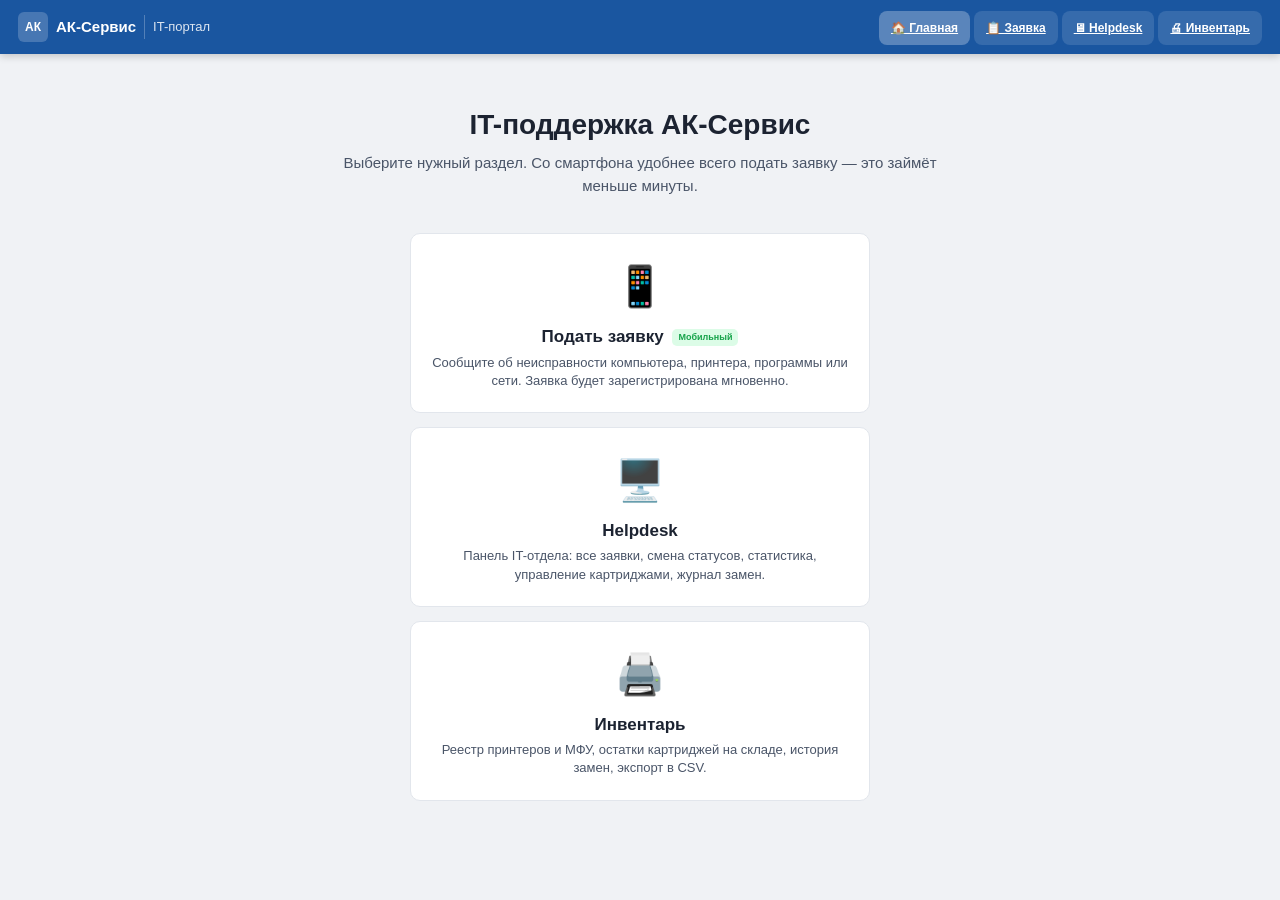
<file: local-helpdesk-project-v3/index.html>
<!DOCTYPE html>
<html lang="ru">
<head>
<meta charset="UTF-8">
<meta name="viewport" content="width=device-width,initial-scale=1.0">
<title>IT-портал — АК-Сервис</title>
<link rel="stylesheet" href="css/main.css">
<style>
.hero{max-width:640px;margin:30px auto 0;padding:0 16px;text-align:center}
.hero h1{font-size:22px;font-weight:800;margin-bottom:6px}
.hero p{font-size:14px;color:var(--t2);margin-bottom:24px;line-height:1.5}
.nav-cards{display:grid;grid-template-columns:1fr;gap:10px;max-width:500px;margin:0 auto;padding:0 16px 30px}
.nav-card{background:var(--sf);border:1.5px solid var(--bd);border-radius:var(--r);padding:18px 16px;text-align:center;text-decoration:none;color:var(--tx);display:block;-webkit-tap-highlight-color:transparent}
.nav-card:active{background:var(--al)}
.nav-card-icon{font-size:36px;margin-bottom:8px}
.nav-card-title{font-size:16px;font-weight:700;margin-bottom:4px}
.nav-card-desc{font-size:12px;color:var(--t2);line-height:1.4}
.badge-mobile{display:inline-block;background:var(--gnb);color:var(--gn);font-size:9px;font-weight:700;padding:2px 6px;border-radius:5px;margin-left:4px;vertical-align:middle}
@media(min-width:600px){
  .hero{margin-top:50px}
  .hero h1{font-size:28px}
  .hero p{font-size:15px;margin-bottom:36px}
  .nav-cards{grid-template-columns:repeat(auto-fill,minmax(260px,1fr));gap:14px;padding:0 20px 40px}
  .nav-card{padding:22px 20px}
  .nav-card:hover{box-shadow:var(--sh-md);transform:translateY(-2px)}
  .nav-card-icon{font-size:40px}
  .nav-card-title{font-size:17px}
  .nav-card-desc{font-size:13px}
}
</style>
</head>
<body>

<div class="hdr">
  <div class="logo"><div class="logo-icon">АК</div><span class="logo-text">АК-Сервис</span></div>
  <div class="hdr-sep"></div>
  <span class="hdr-title">IT-портал</span>
  <div class="hdr-tabs">
    <a class="btn btn-ghost active" href="index.html">🏠 Главная</a>
    <a class="btn btn-ghost" href="tickets.html">📋 Заявка</a>
    <a class="btn btn-ghost" href="helpdesk.html">🖥 Helpdesk</a>
    <a class="btn btn-ghost" href="inventory.html">🖨 Инвентарь</a>
  </div>
</div>

<div class="hero">
  <h1>IT-поддержка АК-Сервис</h1>
  <p>Выберите нужный раздел. Со смартфона удобнее всего подать заявку — это займёт меньше минуты.</p>
</div>

<div class="nav-cards">
  <a class="nav-card" href="tickets.html">
    <div class="nav-card-icon">📱</div>
    <div class="nav-card-title">Подать заявку <span class="badge-mobile">Мобильный</span></div>
    <div class="nav-card-desc">Сообщите об неисправности компьютера, принтера, программы или сети. Заявка будет зарегистрирована мгновенно.</div>
  </a>

  <a class="nav-card" href="helpdesk.html">
    <div class="nav-card-icon">🖥️</div>
    <div class="nav-card-title">Helpdesk</div>
    <div class="nav-card-desc">Панель IT-отдела: все заявки, смена статусов, статистика, управление картриджами, журнал замен.</div>
  </a>

  <a class="nav-card" href="inventory.html">
    <div class="nav-card-icon">🖨️</div>
    <div class="nav-card-title">Инвентарь</div>
    <div class="nav-card-desc">Реестр принтеров и МФУ, остатки картриджей на складе, история замен, экспорт в CSV.</div>
  </a>
</div>

</body>
</html>
</file>
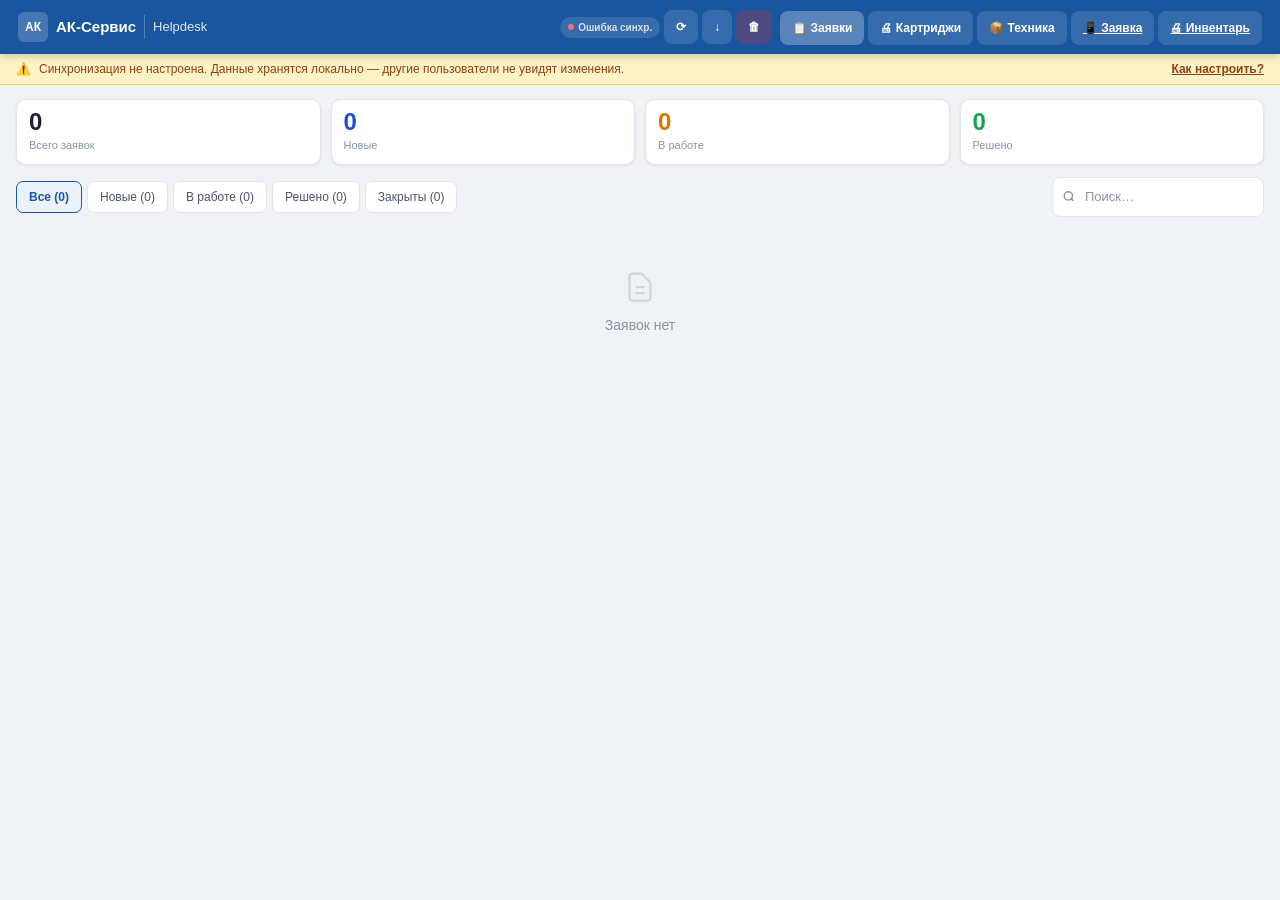
<file: local-helpdesk-project-v3/helpdesk.html>
<!DOCTYPE html>
<html lang="ru">
<head>
<meta charset="UTF-8">
<meta name="viewport" content="width=device-width,initial-scale=1.0">
<title>IT Helpdesk — АК-Сервис</title>
<link rel="stylesheet" href="css/main.css">
<style>
.tab-pane{display:none;pointer-events:none}
.tab-pane.active{display:block;pointer-events:all}
/* Cart tab toolbar stacked on mobile */
@media(max-width:599px){
  .cart-toolbar{flex-direction:column}
  .cart-toolbar .search-wrap{width:100%}
  .cart-toolbar select.search-input{width:100%}
}
</style>
</head>
<body>

<div class="hdr">
  <div class="logo"><div class="logo-icon">АК</div><span class="logo-text">АК-Сервис</span></div>
  <div class="hdr-sep"></div>
  <span class="hdr-title">Helpdesk</span>
  <div class="hdr-actions">
    <span class="sync-badge" id="syncBadge"><span class="sync-dot" id="syncDot"></span><span id="syncLabel">…</span></span>
    <button class="btn btn-ghost" id="btnRefresh">⟳</button>
    <button class="btn btn-ghost" id="btnCsv">↓</button>
    <button class="btn btn-ghost" id="btnClearTickets" style="background:rgba(220,38,38,.25);color:#fff" title="Очистить журнал заявок">🗑</button>
  </div>
  <div class="hdr-tabs">
    <button class="btn btn-ghost active" id="tabTicketsBtn">📋 Заявки</button>
    <button class="btn btn-ghost" id="tabCartBtn">🖨 Картриджи</button>
    <button class="btn btn-ghost" id="tabDevBtn">📦 Техника</button>
    <a class="btn btn-ghost" href="tickets.html">📱 Заявка</a>
    <a class="btn btn-ghost" href="inventory.html">🖨 Инвентарь</a>
  </div>
</div>

  <!-- Sync status banner -->
  <div id="syncBanner" style="display:none;background:#FEF3C7;border-bottom:1px solid #FCD34D;padding:6px 16px;font-size:12px;color:#92400E;display:flex;align-items:center;gap:8px">
    <span>⚠️</span>
    <span id="syncMsg">Синхронизация не настроена. Данные хранятся локально — другие пользователи не увидят изменения.</span>
    <a href="#" id="syncHelp" style="color:#92400E;font-weight:600;margin-left:auto;white-space:nowrap">Как настроить?</a>
  </div>

<!-- TICKETS TAB -->
<div class="tab-pane active" id="paneTickets">
  <div class="stats-row" id="statsRow"></div>
  <div class="toolbar">
    <div class="filter-group" id="filterBtns">
      <button class="filter-btn active" data-s="all">Все</button>
      <button class="filter-btn" data-s="Новая">Новые</button>
      <button class="filter-btn" data-s="В работе">В работе</button>
      <button class="filter-btn" data-s="Решено">Решено</button>
      <button class="filter-btn" data-s="Закрыта">Закрыты</button>
    </div>
    <div class="search-wrap">
      <svg viewBox="0 0 20 20" fill="none" stroke="currentColor" stroke-width="2"><circle cx="8.5" cy="8.5" r="5.5"/><path d="M15 15l-3.5-3.5"/></svg>
      <input class="search-input" id="hdSearch" placeholder="Поиск…" autocomplete="off">
    </div>
  </div>
  <div class="table-wrap">
    <table class="table" id="tblTickets">
      <thead><tr>
        <th data-c="id">№</th>
        <th data-c="created">Дата</th>
        <th data-c="name">Сотрудник</th>
        <th data-c="category">Категория</th>
        <th data-c="priority">Приоритет</th>
        <th data-c="description">Описание</th>
        <th data-c="status">Статус</th>
      </tr></thead>
      <tbody id="tbodyTickets"></tbody>
    </table>
    <div class="empty-state" id="emptyTickets" style="display:none">
      <svg viewBox="0 0 24 24" fill="none" stroke="currentColor" stroke-width="1.5"><path d="M9 12h6m-6 4h6m2 5H7a2 2 0 01-2-2V5a2 2 0 012-2h5.586a1 1 0 01.707.293l5.414 5.414a1 1 0 01.293.707V19a2 2 0 01-2 2z"/></svg>
      <p>Заявок нет</p>
    </div>
  </div>
</div>

<!-- CART TAB -->
<div class="tab-pane" id="paneCart">
  <!-- Sub-tabs -->
  <div style="display:flex;gap:0;border-bottom:2px solid var(--bd);background:var(--sf);padding:0 16px">
    <button class="cart-sub-btn active" id="subCartStock" style="padding:10px 16px;border:none;background:none;font-size:13px;font-weight:600;cursor:pointer;color:var(--accent);border-bottom:2px solid var(--accent);margin-bottom:-2px;font-family:var(--font)">🖊 Картриджи</button>
    <button class="cart-sub-btn" id="subCartPrinters" style="padding:10px 16px;border:none;background:none;font-size:13px;font-weight:600;cursor:pointer;color:var(--t3);border-bottom:2px solid transparent;margin-bottom:-2px;font-family:var(--font)">🖨 Принтеры</button>
    <button class="cart-sub-btn" id="subCartOwners" style="padding:10px 16px;border:none;background:none;font-size:13px;font-weight:600;cursor:pointer;color:var(--t3);border-bottom:2px solid transparent;margin-bottom:-2px;font-family:var(--font)">👤 Ответственные</button>
  </div>

  <!-- SUB-PANE: Картриджи (склад) -->
  <div id="subPaneStock">

  <div class="stats-row" id="cartStatsRow"></div>
  <div class="toolbar cart-toolbar">
    <div class="search-wrap">
      <svg viewBox="0 0 20 20" fill="none" stroke="currentColor" stroke-width="2"><circle cx="8.5" cy="8.5" r="5.5"/><path d="M15 15l-3.5-3.5"/></svg>
      <input class="search-input" id="cartSearch" placeholder="Поиск принтера…" autocomplete="off">
    </div>
    <select class="search-input" id="cartFilter" style="padding-left:10px">
      <option value="all">Все принтеры</option>
      <option value="low">⚠ Остаток ≤ 2</option>
      <option value="zero">🔴 Нет на складе</option>
      <option value="unk">❓ Не учтено</option>
    </select>
    <button class="btn btn-secondary" id="btnCartCsv">↓ CSV склад</button>
  </div>
  <div class="table-wrap">
    <table class="table" id="tblCart">
      <thead><tr>
        <th>Картридж / артикул</th><th>Принтеры</th><th>Владельцы</th>
        <th style="text-align:center">На складе</th>
        <th style="text-align:center">Сегодня</th>
        <th style="text-align:center">Всего замен</th>
      </tr></thead>
      <tbody id="tbodyCart"></tbody>
    </table>
  </div>
  <div class="p-4">
    <div style="display:flex;align-items:center;justify-content:space-between;margin-bottom:12px">
      <div style="font-size:15px;font-weight:700">Журнал замен</div>
      <button class="btn btn-secondary btn-sm" id="btnToggleRep">👁 Показать</button>
    </div>
    <div id="repSection" style="display:none">
    <table class="table" id="tblRep" style="display:none">
      <thead><tr>
        <th>Дата</th><th>Сотрудник</th><th>Принтер</th><th>Картридж</th>
        <th style="text-align:center">Кол-во</th>
      </tr></thead>
      <tbody id="tbodyRep"></tbody>
    </table>
    <div class="empty-state" id="emptyRep">
      <svg viewBox="0 0 24 24" fill="none" stroke="currentColor" stroke-width="1.5"><path d="M9 12h6m-6 4h6m2 5H7a2 2 0 01-2-2V5a2 2 0 012-2h5.586a1 1 0 01.707.293l5.414 5.414a1 1 0 01.293.707V19a2 2 0 01-2 2z"/></svg>
      <p>Замен ещё не было</p>
    </div>
    </div><!-- /repSection -->
  </div>
</
  </div>

  <!-- SUB-PANE: Принтеры -->
  <div id="subPanePrinters" style="display:none">
    <div class="toolbar cart-toolbar">
      <div class="search-wrap">
        <svg viewBox="0 0 20 20" fill="none" stroke="currentColor" stroke-width="2"><circle cx="8.5" cy="8.5" r="5.5"/><path d="M15 15l-3.5-3.5"/></svg>
        <input class="search-input" id="printerSearch" placeholder="Поиск принтера…" autocomplete="off">
      </div>
      <select class="search-input" id="printerBrandFilter" style="padding-left:10px;max-width:160px">
        <option value="all">Все бренды</option>
      </select>
      <button class="btn btn-primary btn-sm" id="btnAddPrinter">+ Добавить</button>
      <button class="btn btn-secondary btn-sm" id="btnSavePrinters">☁️ Сохранить</button>
    </div>
    <div class="table-wrap">
      <table class="table" id="tblPrinters">
        <thead><tr>
          <th>#</th><th>Бренд / Модель</th><th>Расположение</th><th>Кабинет</th>
          <th>Картридж</th><th>Серийный №</th><th>Статус</th><th></th>
        </tr></thead>
        <tbody id="tbodyPrinters"></tbody>
      </table>
    </div>
  </div>

  <!-- SUB-PANE: Ответственные -->
  <div id="subPaneOwners" style="display:none">
    <div class="toolbar cart-toolbar">
      <div class="search-wrap">
        <svg viewBox="0 0 20 20" fill="none" stroke="currentColor" stroke-width="2"><circle cx="8.5" cy="8.5" r="5.5"/><path d="M15 15l-3.5-3.5"/></svg>
        <input class="search-input" id="ownerSearch" placeholder="Поиск по сотруднику или принтеру…" autocomplete="off">
      </div>
      <select class="search-input" id="ownerBrandFilter" style="padding-left:10px;max-width:160px">
        <option value="all">Все бренды</option>
      </select>
      <button class="btn btn-secondary btn-sm" id="btnSaveOwners">☁️ Сохранить</button>
    </div>
    <div class="table-wrap">
      <table class="table" id="tblOwners">
        <thead><tr>
          <th>#</th><th>Принтер</th><th>Расположение</th><th>Владелец</th><th>Картридж</th><th></th>
        </tr></thead>
        <tbody id="tbodyOwners"></tbody>
      </table>
    </div>
  </div>
</div>

<!-- DEVICES PANE -->
<div class="tab-pane" id="paneDevices">
  <div class="toolbar cart-toolbar">
    <div class="search-wrap">
      <svg viewBox="0 0 20 20" fill="none" stroke="currentColor" stroke-width="2"><circle cx="8.5" cy="8.5" r="5.5"/><path d="M15 15l-3.5-3.5"/></svg>
      <input class="search-input" id="devSearch" placeholder="Поиск по сотруднику, модели…" autocomplete="off">
    </div>
    <select class="search-input" id="devTypeFilter" style="padding-left:10px">
      <option value="all">Все типы</option>
    </select>
    <button class="btn btn-secondary" id="btnExportDevices">↓ CSV инвентарь</button>
  </div>
  <div class="stats-row" id="devStats" style="margin-bottom:0"></div>
  <div class="table-wrap" style="margin-top:14px">
    <table class="table" id="tblDevices">
      <thead><tr>
        <th>Тип</th>
        <th>Устройство</th>
        <th>Серийный №</th>
        <th>Инв. №</th>
        <th>Сотрудник</th>
        <th>Расположение</th>
        <th>Примечание</th>
        <th>Добавлено</th>
      </tr></thead>
      <tbody id="tbodyDevices"></tbody>
    </table>
    <div class="empty-state" id="emptyDevices">
      <svg viewBox="0 0 24 24" fill="none" stroke="currentColor" stroke-width="1.5"><path d="M9 17V7m0 10a2 2 0 01-2 2H5a2 2 0 01-2-2V7a2 2 0 012-2h2a2 2 0 012 2m0 10a2 2 0 002 2h2a2 2 0 002-2M9 7a2 2 0 012-2h2a2 2 0 012 2m0 10V7"/></svg>
      <p>Техника ещё не добавлена сотрудниками</p>
    </div>
  </div>
</div>

<!-- MODAL -->
<div class="overlay" id="overlay" style="display:none"><div class="modal" id="modal"></div></div>

<script src="js/storage.js"></script>
<script src="js/ui.js"></script>
<script src="js/app.js"></script>
<script src="js/employees.js"></script>
<script src="js/tickets.js"></script>
<script src="js/cartridges.js"></script>
<script src="js/devices.js"></script>
<script src="js/sla.js"></script>
<script>
// ── State ─────────────────────────────────────────────────────────────────────
let curTab = 'tickets', fStatus = 'all', fSearch = '', sortC = 'ts', sortD = -1;
let _lastTabSwitch = 0;
let cartSrch = '', cartFil = 'all', devSearch = '', devTypeFil = 'all';

// ── Init ──────────────────────────────────────────────────────────────────────
UI.modal.init();

App.loadData().then(() => { Storage.init();
  // Re-render active sub-tabs now that data is loaded
  if (cartSubTab === 'Printers') renderPrintersTab();
  if (cartSubTab === 'Owners')   renderOwnersTab();
  // Populate device type filter
  const sel = document.getElementById('devTypeFilter');
  Devices.TYPES.forEach(t => {
    const opt = document.createElement('option');
    opt.value = t.id; opt.textContent = t.icon + ' ' + t.label;
    sel.appendChild(opt);
  });
  renderAll();
  setInterval(() => { if (curTab==='cart') renderCart(); else if (curTab==='devices') renderDevicesTab(); else renderAll(); }, 30000);
});

// ── Sync indicator ────────────────────────────────────────────────────────────
function updateSyncBadge(state) {
  const dot = document.getElementById('syncDot');
  const lbl = document.getElementById('syncLabel');
  if (!dot || !lbl) return;
  if (!Storage.isConfigured()) { dot.className='sync-dot err'; lbl.textContent='Не настроено'; return; }
  if (state==='syncing') { dot.className='sync-dot spin'; lbl.textContent='Синхронизация…'; }
  else if (state==='error') { dot.className='sync-dot err'; lbl.textContent='Ошибка синхр.'; }
  else { dot.className='sync-dot ok'; lbl.textContent='Синхр. '+new Date().toLocaleTimeString('ru-RU',{hour:'2-digit',minute:'2-digit'}); }
}
updateSyncBadge(Storage.isConfigured() ? 'ok' : 'err');
Storage.onSync(state => {
  updateSyncBadge(state);
  if (curTab==='cart') {
    renderCart();
    if (cartSubTab === 'Printers') renderPrintersTab();
    if (cartSubTab === 'Owners')   renderOwnersTab();
  } else if (curTab==='devices') {
    renderDevicesTab();
  } else {
    renderAll();
  }
});

// ── Tab switching ─────────────────────────────────────────────────────────────
function switchTab(tab) {
  curTab = tab;
  _lastTabSwitch = Date.now();
  ['paneTickets','paneCart','paneDevices'].forEach(id => {
    const el = document.getElementById(id);
    if (el) el.classList.remove('active');
  });
  const paneMap = { tickets:'paneTickets', cart:'paneCart', devices:'paneDevices' };
  const pane = document.getElementById(paneMap[tab]);
  if (pane) pane.classList.add('active');

  ['tabTicketsBtn','tabCartBtn','tabDevBtn'].forEach(id => {
    const el = document.getElementById(id);
    if (el) el.classList.remove('active');
  });
  const btnMap = { tickets:'tabTicketsBtn', cart:'tabCartBtn', devices:'tabDevBtn' };
  const btn = document.getElementById(btnMap[tab]);
  if (btn) btn.classList.add('active');

  if (tab==='cart') {
    renderCart();
    if (cartSubTab==='Printers') renderPrintersTab();
    if (cartSubTab==='Owners')   renderOwnersTab();
  } else if (tab==='devices') { renderDevicesTab(); }
  else renderAll();
}

document.getElementById('tabTicketsBtn').addEventListener('click', e => { e.stopPropagation(); switchTab('tickets'); });
document.getElementById('tabCartBtn').addEventListener('click',    e => { e.stopPropagation(); switchTab('cart'); });
document.getElementById('tabDevBtn').addEventListener('click',     e => { e.stopPropagation(); switchTab('devices'); });
document.getElementById('btnRefresh').addEventListener('click', () => {
  if (curTab==='cart') renderCart();
  else if (curTab==='devices') renderDevicesTab();
  else renderAll();
});
(function(){var _el=document.getElementById('btnCsv');if(_el)_el.addEventListener('click',Tickets.exportCsv);})();
(function(){var _el=document.getElementById('btnClearTickets');if(_el)_el.addEventListener('click',function(){if(!confirm('Очистить все заявки? Это действие нельзя отменить.'))return;Storage.tickets.save([]);renderAll();UI.toast('Журнал заявок очищен');});})();
(function(){var _el=document.getElementById('btnCartCsv');if(_el)_el.addEventListener('click',Cartridges.exportStockCsv);})();
(function(){var _el=document.getElementById('btnExportDevices');if(_el)_el.addEventListener('click',Devices.exportCsv);})();

// ── Tickets tab ───────────────────────────────────────────────────────────────
function renderAll() {
  const ts = Storage.tickets.all();
  const n = ts.filter(t=>t.status==='Новая').length;
  const w = ts.filter(t=>t.status==='В работе').length;
  const d = ts.filter(t=>t.status==='Решено').length;
  document.getElementById('statsRow').innerHTML =
    UI.statCard(ts.length,'Всего заявок') +
    UI.statCard(n,'Новые','#1D4ED8') +
    UI.statCard(w,'В работе','var(--am)') +
    UI.statCard(d,'Решено','var(--gn)');
  Tickets.renderTable({
    tbodyId:'tbodyTickets', emptyId:'emptyTickets', tableId:'tblTickets',
    onRowClick: t => { if (curTab === 'tickets' && Date.now() - _lastTabSwitch > 300) Tickets.openDetailModal(t, renderAll, renderAll); },
  });
  Tickets.updateFilterCounts('filterBtns');
}

UI.wireFilterGroup('filterBtns', s => { Tickets.setFilter(s); renderAll(); });
document.getElementById('hdSearch').addEventListener('input', function() { Tickets.setSearch(this.value); renderAll(); });
UI.wireSortHeaders('tblTickets', (c,d) => { Tickets.setSort(c,d); renderAll(); });

// ── Cart sub-tabs ────────────────────────────────────────────────────────────
let cartSubTab = 'stock';
let printerSearch = '', printerBrand = 'all', ownerSearch = '', ownerBrand = 'all';

function switchCartSub(sub) {
  cartSubTab = sub;
  ['stock','Printers','Owners'].forEach(s => {
    const pane = document.getElementById('subPane' + (s === 'stock' ? 'Stock' : s));
    if (pane) pane.style.display = s === sub || (s === 'stock' && sub === 'stock') ? 'block' : 'none';
  });
  document.querySelectorAll('.cart-sub-btn').forEach(b => {
    const active = b.id === 'subCart' + (sub === 'stock' ? 'Stock' : sub.charAt(0).toUpperCase() + sub.slice(1));
    b.style.color = active ? 'var(--accent)' : 'var(--t3)';
    b.style.borderBottomColor = active ? 'var(--accent)' : 'transparent';
  });
  if (sub === 'stock')    renderCart();
  if (sub === 'Printers') {
    renderPrintersTab();
    // Retry after 500ms if data wasn't ready yet
    if (!App.state.printers.length) setTimeout(renderPrintersTab, 500);
  }
  if (sub === 'Owners') {
    renderOwnersTab();
    if (!App.state.printers.length) setTimeout(renderOwnersTab, 500);
  }
}

try {
  const s = document.getElementById('subCartStock');
  const p = document.getElementById('subCartPrinters');
  const o = document.getElementById('subCartOwners');
  if (s) s.addEventListener('click', () => switchCartSub('stock'));
  if (p) p.addEventListener('click', () => switchCartSub('Printers'));
  if (o) o.addEventListener('click', () => switchCartSub('Owners'));
} catch(e) { console.error('subTab wiring error:', e); }

// ── Printers sub-tab ──────────────────────────────────────────────────────────
function renderPrintersTab() {
  const printers = (App && App.state && App.state.printers) ? App.state.printers : [];
  if (!printers.length) {
    const tb = document.getElementById('tbodyPrinters');
    if (tb) tb.innerHTML = '<tr><td colspan="8" style="text-align:center;padding:20px;color:var(--t3)">Загрузка данных…</td></tr>';
    return;
  }
  // Populate brand filter
  const sel = document.getElementById('printerBrandFilter');
  if (sel && sel.options.length <= 1) {
    const brands = [...new Set(printers.map(p => p.brand).filter(Boolean))].sort();
    brands.forEach(b => { const o = document.createElement('option'); o.value = b; o.textContent = b; sel.appendChild(o); });
  }
  const q = printerSearch.toLowerCase();
  const rows = printers.filter(p => {
    if (printerBrand !== 'all' && p.brand !== printerBrand) return false;
    if (q) return ['brand','model','location','owner','serial','cartridge'].some(k => (p[k]||'').toLowerCase().includes(q));
    return true;
  });
  document.getElementById('tbodyPrinters').innerHTML = rows.map(p =>
    '<tr>' +
    '<td class="mono text-muted">' + p.id + '</td>' +
    '<td><div class="td-name">' + UI.esc(p.brand) + ' ' + UI.esc(p.model) + '</div>' +
      '<div class="td-sub">' + UI.esc(p.type||'') + '</div></td>' +
    '<td style="font-size:12px">' + UI.esc(p.location||'—') + '</td>' +
    '<td style="font-size:12px">' + UI.esc(p.cabinet||'—') + '</td>' +
    '<td style="font-size:11px;color:var(--accent)">' + UI.esc(p.cartridge||'—') + (p.cartridge2 ? '<br><span style="color:#059669">+ ' + UI.esc(p.cartridge2) + '</span>' : '') + '</td>' +
    '<td class="mono" style="font-size:11px;color:var(--t3)">' + UI.esc(p.serial||'—') + '</td>' +
    '<td style="font-size:11px">' + UI.esc(p.status||'OK') + '</td>' +
    '<td><button class="btn btn-secondary btn-sm" data-pid="' + p.id + '" onclick="openPrinterModal(' + p.id + ')">✏️</button></td>' +
    '</tr>'
  ).join('');
}

try {
  const s = document.getElementById('printerSearch');
  const b = document.getElementById('printerBrandFilter');
  if (s) s.addEventListener('input', function(){ printerSearch=this.value; renderPrintersTab(); });
  if (b) b.addEventListener('change', function(){ printerBrand=this.value; renderPrintersTab(); });
} catch(e) { console.error('printerSearch wiring error:', e); }

function openPrinterModal(pid) {
  const p = App.state.printers.find(x => x.id === pid);
  if (!p) return;
  const html =
    '<div class="modal-head"><div><div class="modal-title">✏️ Редактировать принтер</div>' +
    '<div class="modal-sub">#' + p.id + ' ' + UI.esc(p.brand) + ' ' + UI.esc(p.model) + '</div></div>' +
    '<button class="modal-close">✕</button></div>' +
    '<div class="modal-body">' +
      _pField('Бренд',        'pe_brand',    p.brand) +
      _pField('Модель',       'pe_model',    p.model) +
      _pField('Тип',          'pe_type',     p.type) +
      _pField('Расположение', 'pe_location', p.location) +
      _pField('Кабинет',      'pe_cabinet',  p.cabinet) +
      _pField('Картридж 1',   'pe_cart',     p.cartridge) +
      _pField('Картридж 2',   'pe_cart2',    p.cartridge2||'') +
      _pField('Серийный №',   'pe_serial',   p.serial, true) +
    '</div>' +
    '<div class="modal-foot">' +
      '<button class="btn btn-primary" id="peSave" style="flex:1">✅ Сохранить</button>' +
      '<button class="btn btn-secondary" id="peCancel">Отмена</button>' +
    '</div>';
  UI.modal.open(html);
  document.getElementById('peCancel').addEventListener('click', () => UI.modal.close());
  document.getElementById('peSave').addEventListener('click', () => {
    p.brand    = document.getElementById('pe_brand').value.trim();
    p.model    = document.getElementById('pe_model').value.trim();
    p.type     = document.getElementById('pe_type').value.trim();
    p.location = document.getElementById('pe_location').value.trim();
    p.cabinet  = document.getElementById('pe_cabinet').value.trim();
    p.cartridge  = document.getElementById('pe_cart').value.trim();
    p.cartridge2 = document.getElementById('pe_cart2').value.trim() || undefined;
    p.serial   = document.getElementById('pe_serial').value.trim();
    UI.modal.close();
    renderPrintersTab();
    if (cartSubTab === 'stock') renderCart();
    UI.toast('Принтер обновлён (до перезагрузки)');
  });
}
function _pField(label, id, val, mono) {
  return '<div class="form-group"><label class="form-label">' + label + '</label>' +
    '<input class="form-input' + (mono?' mono':'') + '" id="' + id + '" value="' + UI.esc(val||'') + '"></div>';
}

// ── Owners sub-tab ────────────────────────────────────────────────────────────
function renderOwnersTab() {
  const printers = (App && App.state && App.state.printers) ? App.state.printers : [];
  if (!printers.length) {
    const tb = document.getElementById('tbodyOwners');
    if (tb) tb.innerHTML = '<tr><td colspan="6" style="text-align:center;padding:20px;color:var(--t3)">Загрузка данных…</td></tr>';
    return;
  }
  // Populate brand filter
  const sel = document.getElementById('ownerBrandFilter');
  if (sel && sel.options.length <= 1) {
    const brands = [...new Set(printers.map(p => p.brand).filter(Boolean))].sort();
    brands.forEach(b => { const o = document.createElement('option'); o.value = b; o.textContent = b; sel.appendChild(o); });
  }
  const q = ownerSearch.toLowerCase();
  const rows = printers.filter(p => {
    if (ownerBrand !== 'all' && p.brand !== ownerBrand) return false;
    if (q) return (p.owner||'').toLowerCase().includes(q) || (p.model||'').toLowerCase().includes(q) || (p.location||'').toLowerCase().includes(q);
    return true;
  });
  document.getElementById('tbodyOwners').innerHTML = rows.map(p =>
    '<tr>' +
    '<td class="mono text-muted">' + p.id + '</td>' +
    '<td><div class="td-name">' + UI.esc(p.brand) + ' ' + UI.esc(p.model) + '</div>' +
      '<div class="td-sub">' + UI.esc(p.type||'') + '</div></td>' +
    '<td style="font-size:12px">' + UI.esc(p.location||'—') + (p.cabinet ? ' · ' + UI.esc(p.cabinet) : '') + '</td>' +
    '<td style="font-size:13px;font-weight:500">' + UI.esc((p.owner||'').replace(/\n/g,', ')||'—') + '</td>' +
    '<td style="font-size:11px;color:var(--accent)">' + UI.esc(p.cartridge||'—') + '</td>' +
    '<td><button class="btn btn-secondary btn-sm" onclick="openOwnerModal(' + p.id + ')">✏️</button></td>' +
    '</tr>'
  ).join('');
}

try {
  const s = document.getElementById('ownerSearch');
  const b = document.getElementById('ownerBrandFilter');
  if (s) s.addEventListener('input', function(){ ownerSearch=this.value; renderOwnersTab(); });
  if (b) b.addEventListener('change', function(){ ownerBrand=this.value; renderOwnersTab(); });
} catch(e) { console.error('ownerSearch wiring error:', e); }

function openOwnerModal(pid) {
  const p = App.state.printers.find(x => x.id === pid);
  if (!p) return;
  const html =
    '<div class="modal-head"><div><div class="modal-title">👤 Ответственный</div>' +
    '<div class="modal-sub">#' + p.id + ' ' + UI.esc(p.brand) + ' ' + UI.esc(p.model) + ' · ' + UI.esc(p.location||'') + '</div></div>' +
    '<button class="modal-close">✕</button></div>' +
    '<div class="modal-body">' +
      '<div class="form-group">' +
        '<label class="form-label">Владелец(ы)</label>' +
        '<div style="font-size:11px;color:var(--t3);margin-bottom:4px">Несколько — через запятую или с новой строки</div>' +
        '<textarea class="form-input" id="oe_owner" rows="3">' + UI.esc(p.owner||'') + '</textarea>' +
      '</div>' +
      '<div class="form-group">' +
        '<label class="form-label">Поиск сотрудника</label>' +
        '<input class="form-input" id="oe_search" placeholder="Начните вводить имя…" autocomplete="off">' +
        '<div id="oe_results" style="max-height:180px;overflow-y:auto;border:1px solid var(--bd);border-radius:8px;margin-top:4px;display:none"></div>' +
      '</div>' +
    '</div>' +
    '<div class="modal-foot">' +
      '<button class="btn btn-primary" id="oeSave" style="flex:1">✅ Сохранить</button>' +
      '<button class="btn btn-secondary" id="oeCancel">Отмена</button>' +
    '</div>';
  UI.modal.open(html);

  // Employee search
  document.getElementById('oe_search').addEventListener('input', function() {
    const hits = Employees.search(this.value, App.state.employees).slice(0, 8);
    const res = document.getElementById('oe_results');
    if (!hits.length) { res.style.display = 'none'; return; }
    res.innerHTML = hits.map(e =>
      '<div style="padding:8px 12px;cursor:pointer;border-bottom:1px solid var(--bd);font-size:13px" data-name="' + UI.esc(e.name) + '">' +
      '<b>' + UI.esc(e.name) + '</b><span style="color:var(--t3);font-size:11px;margin-left:6px">' + UI.esc(e.dept||'') + '</span></div>'
    ).join('');
    res.style.display = 'block';
    res.querySelectorAll('[data-name]').forEach(el => {
      el.addEventListener('click', () => {
        const ta = document.getElementById('oe_owner');
        const cur = ta.value.trim();
        ta.value = cur ? cur + ', ' + el.dataset.name : el.dataset.name;
        res.style.display = 'none';
        document.getElementById('oe_search').value = '';
      });
    });
  });

  document.getElementById('oeCancel').addEventListener('click', () => UI.modal.close());
  document.getElementById('oeSave').addEventListener('click', () => {
    p.owner = document.getElementById('oe_owner').value.trim();
    UI.modal.close();
    renderOwnersTab();
    UI.toast('Ответственный обновлён (до перезагрузки)');
  });
}

// ── Save printers to cloud ────────────────────────────────────────────────────
async function savePrintersToCloud(btn) {
  if (!Storage.isConfigured()) {
    UI.toast('Синхронизация не настроена'); return;
  }
  const orig = btn.textContent;
  btn.textContent = '⏳ Сохранение…'; btn.disabled = true;
  try {
    await Storage.savePrinters(App.state.printers);
    UI.toast('✅ Принтеры сохранены в облако');
  } catch(e) {
    UI.toast('❌ Ошибка: ' + e.message);
  } finally {
    btn.textContent = orig; btn.disabled = false;
  }
}

try {
  const bp = document.getElementById('btnSavePrinters');
  const bo = document.getElementById('btnSaveOwners');
  if (bp) bp.addEventListener('click', function(){ savePrintersToCloud(this); });
  if (bo) bo.addEventListener('click', function(){ savePrintersToCloud(this); });
} catch(e) { console.error('savePrinters wiring error:', e); }

// ── Cart tab ──────────────────────────────────────────────────────────────────
function renderCart() {
  Cartridges.renderCartStats('cartStatsRow');
  Cartridges.renderStockTable({ tbodyId:'tbodyCart', searchQ:cartSrch, filter:cartFil });
  Cartridges.renderRepLog({ tbodyId:'tbodyRep', tableId:'tblRep', emptyId:'emptyRep' });
}
// Toggle journal
(function(){
  const btn = document.getElementById('btnToggleRep');
  if (!btn) return;
  btn.addEventListener('click', () => {
    const sec = document.getElementById('repSection');
    const open = sec.style.display === 'none';
    sec.style.display = open ? 'block' : 'none';
    btn.textContent = open ? '🙈 Скрыть' : '👁 Показать';
  });
})();

document.getElementById('cartSearch').addEventListener('input', function() { cartSrch=this.value; Cartridges.renderStockTable({tbodyId:'tbodyCart',searchQ:cartSrch,filter:cartFil}); });
document.getElementById('cartFilter').addEventListener('change', function() { cartFil=this.value; Cartridges.renderStockTable({tbodyId:'tbodyCart',searchQ:cartSrch,filter:cartFil}); });

// ── Devices tab ───────────────────────────────────────────────────────────────
function renderDevicesTab() {
  const all = Storage.devices.all();
  const byType = {};
  all.forEach(d => { byType[d.type]=(byType[d.type]||0)+1; });
  const topTypes = Object.entries(byType).sort((a,b)=>b[1]-a[1]).slice(0,3);
  document.getElementById('devStats').innerHTML =
    UI.statCard(all.length,'Всего устройств') +
    topTypes.map(([type,cnt]) => {
      const t = Devices.TYPES.find(x=>x.id===type)||{icon:'🔧',label:type};
      return UI.statCard(cnt, t.label);
    }).join('');

  const q = devSearch.toLowerCase();
  const rows = all.filter(d => {
    if (devTypeFil!=='all' && d.type!==devTypeFil) return false;
    if (q) return ['owner','brand','model','serial','inv','location'].some(k=>(d[k]||'').toLowerCase().includes(q));
    return true;
  });

  document.getElementById('emptyDevices').style.display = rows.length ? 'none' : 'block';
  document.getElementById('tblDevices').style.display   = rows.length ? 'table' : 'none';
  document.getElementById('tbodyDevices').innerHTML = rows.map(d => {
    const t = Devices.TYPES.find(x=>x.id===d.type)||{icon:'🔧',label:d.type||'Другое'};
    return `<tr>
      <td><span style="font-size:16px">${t.icon}</span> <span style="font-size:12px;color:var(--t2)">${UI.esc(t.label)}</span></td>
      <td><div class="td-name">${UI.esc(d.brand||'')} ${UI.esc(d.model||'')}</div></td>
      <td class="mono" style="font-size:12px;color:var(--t2)">${UI.esc(d.serial||'—')}</td>
      <td class="mono" style="font-size:12px;color:var(--t2)">${UI.esc(d.inv||'—')}</td>
      <td style="font-size:13px;font-weight:600">${UI.esc(d.owner||'—')}</td>
      <td style="font-size:12px;color:var(--t2)">${UI.esc(d.location||'—')}</td>
      <td style="font-size:12px;color:var(--t2);max-width:160px;overflow:hidden;text-overflow:ellipsis;white-space:nowrap" title="${UI.esc(d.note||'')}">${UI.esc(d.note||'—')}</td>
      <td style="font-size:11px;color:var(--t3);white-space:nowrap">${UI.esc(d.added||'')}</td>
    </tr>`;
  }).join('');
}
document.getElementById('devSearch').addEventListener('input', function() { devSearch=this.value; renderDevicesTab(); });
document.getElementById('devTypeFilter').addEventListener('change', function() { devTypeFil=this.value; renderDevicesTab(); });
</script>

  <!-- Sync setup modal -->
  <div id="syncSetupOverlay" style="display:none;position:fixed;inset:0;background:rgba(0,0,0,.6);z-index:500;display:none;align-items:center;justify-content:center;padding:20px">
    <div style="background:#fff;border-radius:14px;max-width:480px;width:100%;padding:24px;box-shadow:0 20px 60px rgba(0,0,0,.3)">
      <h2 style="font-size:17px;font-weight:700;margin-bottom:8px">Настройка общего склада</h2>
      <p style="font-size:13px;color:#4A5568;line-height:1.6;margin-bottom:16px">
        Для синхронизации остатков картриджей между всеми пользователями используется <b>JSONBin.io</b> — бесплатный облачный JSON-хостинг.
      </p>
      <ol style="font-size:13px;color:#4A5568;line-height:2;padding-left:18px;margin-bottom:16px">
        <li>Зарегистрируйтесь на <a href="https://jsonbin.io" target="_blank" style="color:#1A56A0">jsonbin.io</a></li>
        <li>Создайте новый Bin с содержимым: <code style="background:#F0F2F5;padding:2px 6px;border-radius:4px">{}</code></li>
        <li>Скопируйте <b>BIN ID</b> и <b>X-Master-Key</b></li>
        <li>Вставьте их ниже и нажмите Сохранить</li>
      </ol>
      <div style="display:flex;flex-direction:column;gap:8px;margin-bottom:16px">
        <input id="cfgBinId" placeholder="BIN ID (напр. 665abc123...)" style="padding:9px 12px;border:1.5px solid #E2E6EC;border-radius:8px;font-size:13px;font-family:inherit;outline:none">
        <input id="cfgApiKey" placeholder="X-Master-Key ($2b$10$...)" style="padding:9px 12px;border:1.5px solid #E2E6EC;border-radius:8px;font-size:13px;font-family:inherit;outline:none">
      </div>
      <div style="display:flex;gap:8px">
        <button id="cfgSave" style="flex:1;padding:10px;background:#1A56A0;color:#fff;border:none;border-radius:8px;font-size:14px;font-weight:600;cursor:pointer">Сохранить и синхронизировать</button>
        <button id="cfgClose" style="padding:10px 16px;background:#F0F2F5;border:none;border-radius:8px;font-size:14px;cursor:pointer">Отмена</button>
      </div>
      <div id="cfgStatus" style="margin-top:10px;font-size:12px;color:#4A5568"></div>
    </div>
  </div>
</body>
</html>
</file>
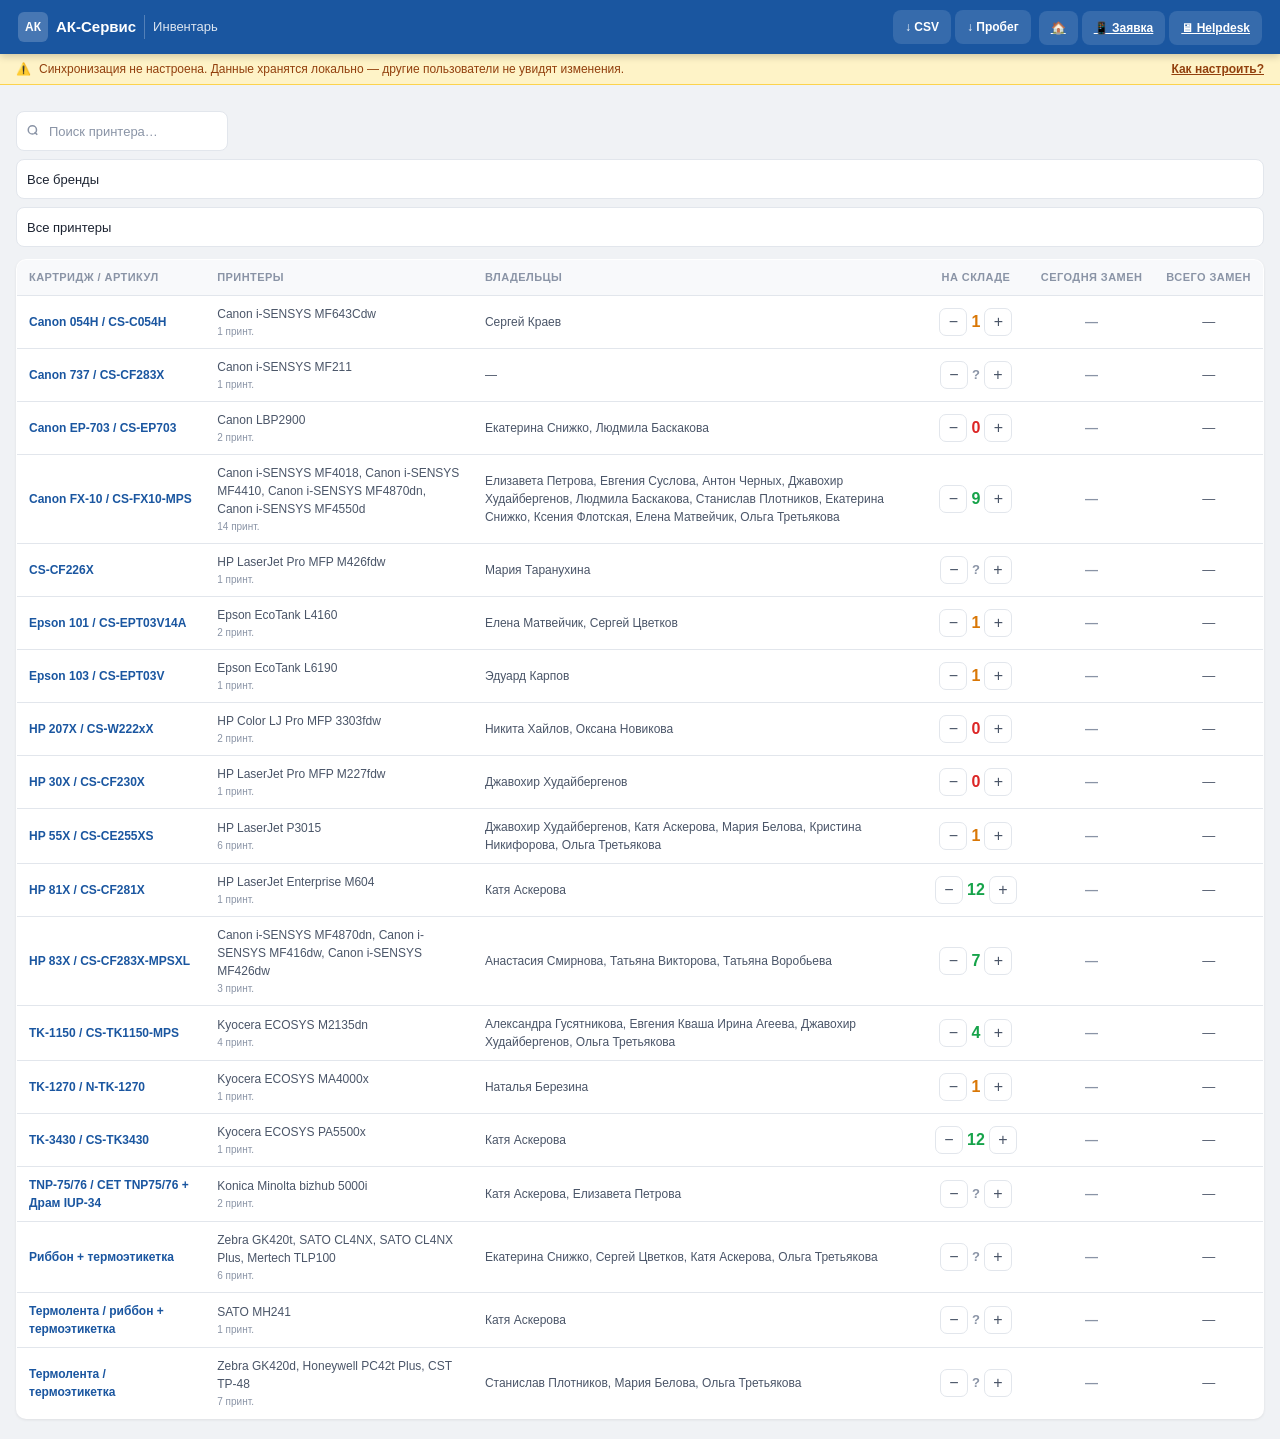
<file: local-helpdesk-project-v3/inventory.html>
<!DOCTYPE html>
<html lang="ru">
<head>
<meta charset="UTF-8">
<meta name="viewport" content="width=device-width,initial-scale=1.0">
<title>Инвентарь — АК-Сервис</title>
<link rel="stylesheet" href="css/main.css">
<style>
@media(max-width:599px){
  .cart-toolbar{flex-direction:column}
  .cart-toolbar .search-wrap{width:100%}
  .cart-toolbar select.search-input{width:100%}
}
</style>
</head>
<body>

<div class="hdr">
  <div class="logo"><div class="logo-icon">АК</div><span class="logo-text">АК-Сервис</span></div>
  <div class="hdr-sep"></div>
  <span class="hdr-title">Инвентарь</span>
  <div class="hdr-actions">
    <button class="btn btn-ghost" id="btnExportPrinters">↓ CSV</button>
    <button class="btn btn-ghost" id="btnExportMileage">↓ Пробег</button>
  </div>
  <div class="hdr-tabs">
    <a class="btn btn-ghost" href="index.html">🏠</a>
    <a class="btn btn-ghost" href="tickets.html">📱 Заявка</a>
    <a class="btn btn-ghost" href="helpdesk.html">🖥 Helpdesk</a>
  </div>
</div>

  <!-- Sync status banner -->
  <div id="syncBanner" style="display:none;background:#FEF3C7;border-bottom:1px solid #FCD34D;padding:6px 16px;font-size:12px;color:#92400E;display:flex;align-items:center;gap:8px">
    <span>⚠️</span>
    <span id="syncMsg">Синхронизация не настроена. Данные хранятся локально — другие пользователи не увидят изменения.</span>
    <a href="#" id="syncHelp" style="color:#92400E;font-weight:600;margin-left:auto;white-space:nowrap">Как настроить?</a>
  </div>

<div class="stats-row" id="invStats"></div>

<div class="toolbar cart-toolbar" style="flex-wrap:wrap">
  <div class="search-wrap">
    <svg viewBox="0 0 20 20" fill="none" stroke="currentColor" stroke-width="2"><circle cx="8.5" cy="8.5" r="5.5"/><path d="M15 15l-3.5-3.5"/></svg>
    <input class="search-input" id="invSearch" placeholder="Поиск принтера…" autocomplete="off">
  </div>
  <select class="search-input" id="invBrand" style="padding-left:10px">
    <option value="all">Все бренды</option>
  </select>
  <select class="search-input" id="invFilter" style="padding-left:10px">
    <option value="all">Все принтеры</option>
    <option value="low">⚠ Картриджей ≤ 2</option>
    <option value="zero">🔴 Нет картриджа</option>
    <option value="unk">❓ Не учтено</option>
  </select>
</div>

<div class="table-wrap">
  <table class="table" id="tblInv">
    <thead><tr>
      <th data-c="cartridge">Картридж / артикул</th>
      <th data-c="brand">Принтеры</th>
      <th data-c="owner">Владельцы</th>
      <th data-c="qty" style="text-align:center">На складе</th>
      <th data-c="today" style="text-align:center">Сегодня замен</th>
      <th data-c="total" style="text-align:center">Всего замен</th>
    </tr></thead>
    <tbody id="tbodyInv"></tbody>
  </table>
  <div class="empty-state" id="emptyInv" style="display:none">
    <svg viewBox="0 0 24 24" fill="none" stroke="currentColor" stroke-width="1.5"><path d="M9 12h6m-6 4h6m2 5H7a2 2 0 01-2-2V5a2 2 0 012-2h5.586a1 1 0 01.707.293l5.414 5.414a1 1 0 01.293.707V19a2 2 0 01-2 2z"/></svg>
    <p>Ничего не найдено</p>
  </div>
</div>

<script src="js/storage.js"></script>
<script src="js/ui.js"></script>
<script src="js/app.js"></script>
<script src="js/cartridges.js"></script>
<script src="js/mileage.js"></script>
<script>
let invSearch = '', invBrand = 'all', invFilter = 'all';
let sortC = 'id', sortD = 1;

App.loadData().then(() => { Storage.init();
  // Populate brand filter
  const brands = [...new Set(App.state.printers.map(p => p.brand).filter(Boolean))].sort();
  const sel = document.getElementById('invBrand');
  brands.forEach(b => {
    const opt = document.createElement('option');
    opt.value = b; opt.textContent = b;
    sel.appendChild(opt);
  });
  renderStats();
  renderTable();
});

function renderStats() {
  const ps = App.state.printers;
  const zeroCnt = ps.filter(p => Storage.cart.get(p.id) === 0).length;
  const lowCnt  = ps.filter(p => { const c = Storage.cart.get(p.id); return c !== null && c > 0 && c <= 2; }).length;
  const reps    = Storage.replacements.all();
  const today   = new Date().toLocaleDateString('ru-RU');
  const todayN  = reps.filter(r => (r.created || '').startsWith(today)).reduce((s,r) => s+(r.qty||1), 0);
  document.getElementById('invStats').innerHTML =
    UI.statCard(ps.length, 'Принтеров') +
    UI.statCard(zeroCnt, 'Нет картриджа', 'var(--rd)') +
    UI.statCard(lowCnt, 'Критично ≤2', 'var(--am)') +
    UI.statCard(todayN, 'Замен сегодня', 'var(--gn)');
}

function getRows() {
  const q = invSearch.toLowerCase();
  return App.state.printers.filter(pr => {
    const cnt = Storage.cart.getByArticle(pr.cartridge);
    if (invBrand !== 'all' && pr.brand !== invBrand) return false;
    if (invFilter === 'low'  && !(cnt !== null && cnt > 0 && cnt <= 2)) return false;
    if (invFilter === 'zero' && cnt !== 0)   return false;
    if (invFilter === 'unk'  && cnt !== null) return false;
    if (q) return ['brand','model','location','owner','cartridge'].some(k => (pr[k]||'').toLowerCase().includes(q));
    return true;
  }).sort((a, b) => {
    let av, bv;
    if (sortC === 'id')    { av = a.id;      bv = b.id; }
    else if (sortC === 'qty')   { av = Storage.cart.get(a.id) ?? -1; bv = Storage.cart.get(b.id) ?? -1; }
    else if (sortC === 'total') { av = Storage.replacements.total(a.id); bv = Storage.replacements.total(b.id); }
    else { av = (a[sortC]||'').toLowerCase(); bv = (b[sortC]||'').toLowerCase(); }
    return av < bv ? -sortD : av > bv ? sortD : 0;
  });
}

function renderTable() {
  // Group printers by cartridge article
  const q = invSearch.toLowerCase();
  const articleMap = {};
  App.state.printers.forEach(pr => {
    const art = (pr.cartridge || '').trim();
    if (!art || art === '—') return;
    if (invBrand !== 'all' && pr.brand !== invBrand) return;
    if (!articleMap[art]) {
      articleMap[art] = { article: art, printers: [], cnt: Storage.cart.getByArticle(art) };
    }
    articleMap[art].printers.push(pr);
  });
  let rows = Object.values(articleMap).filter(row => {
    const cnt = row.cnt;
    if (invFilter === 'low'  && !(cnt !== null && cnt > 0 && cnt <= 2)) return false;
    if (invFilter === 'zero' && cnt !== 0)   return false;
    if (invFilter === 'unk'  && cnt !== null) return false;
    if (q) return row.article.toLowerCase().includes(q) ||
      row.printers.some(p => (p.brand+''+p.model).toLowerCase().includes(q) || (p.owner||'').toLowerCase().includes(q));
    return true;
  }).sort((a, b) => {
    let av, bv;
    if (sortC === 'qty') { av = a.cnt ?? -1; bv = b.cnt ?? -1; }
    else if (sortC === 'total') { av = Storage.replacements.totalByArticle(a.article); bv = Storage.replacements.totalByArticle(b.article); }
    else if (sortC === 'today') { av = Storage.replacements.todayByArticle(a.article); bv = Storage.replacements.todayByArticle(b.article); }
    else { av = a.article.toLowerCase(); bv = b.article.toLowerCase(); }
    return av < bv ? -sortD : av > bv ? sortD : 0;
  });

  document.getElementById('emptyInv').style.display = rows.length ? 'none' : 'block';
  document.getElementById('tblInv').style.display   = rows.length ? 'table' : 'none';
  document.getElementById('tbodyInv').innerHTML = rows.map(row => {
    const cnt    = row.cnt;
    const tod    = Storage.replacements.todayByArticle(row.article);
    const tot    = Storage.replacements.totalByArticle(row.article);
    const names  = [...new Set(row.printers.map(p => p.brand + ' ' + p.model))].join(', ');
    const owners = [...new Set(row.printers.map(p => p.owner).filter(Boolean))].join(', ');
    const safeId = row.article.replace(/[^a-zA-Z0-9]/g, '_');
    return `<tr>
      <td style="font-size:12px;font-weight:600;color:var(--accent)">${UI.esc(row.article)}</td>
      <td style="font-size:12px;color:var(--t2)">${UI.esc(names)}<div class="td-sub">${row.printers.length} принт.</div></td>
      <td style="font-size:12px;color:var(--t2)">${UI.esc(owners||'—')}</td>
      <td style="text-align:center">
        <div style="display:flex;align-items:center;justify-content:center;gap:4px">
          <button class="adj-btn" data-art="${UI.esc(row.article)}" data-d="-1">−</button>
          <span id="icc_${safeId}">${UI.stockHTML(cnt)}</span>
          <button class="adj-btn" data-art="${UI.esc(row.article)}" data-d="1">+</button>
        </div>
      </td>
      <td style="text-align:center;font-weight:600;color:${tod?'var(--accent)':'var(--t3)'}">${tod||'—'}</td>
      <td style="text-align:center;color:var(--t2)">${tot||'—'}</td>
    </tr>`;
  }).join('');
  document.getElementById('tbodyInv').querySelectorAll('.adj-btn').forEach(btn => {
    btn.addEventListener('click', () => {
      const art = btn.dataset.art;
      Storage.cart.adjustByArticle(art, +btn.dataset.d);
      const safeId = art.replace(/[^a-zA-Z0-9]/g, '_');
      const el = document.getElementById('icc_' + safeId);
      if (el) el.innerHTML = UI.stockHTML(Storage.cart.getByArticle(art));
    });
  });
}

// ── Sort ──────────────────────────────────────────────────────────────────────
UI.wireSortHeaders('tblInv', (c, d) => { sortC = c; sortD = d; renderTable(); });

// ── Filters ───────────────────────────────────────────────────────────────────
document.getElementById('invSearch').addEventListener('input', function () { invSearch = this.value; renderTable(); });
document.getElementById('invBrand').addEventListener('change', function ()  { invBrand = this.value;  renderTable(); });
document.getElementById('invFilter').addEventListener('change', function () { invFilter = this.value; renderTable(); });

// ── CSV exports ───────────────────────────────────────────────────────────────
document.getElementById('btnExportPrinters').addEventListener('click', () => {
  const headers = ['#','Бренд','Модель','Тип','Серийный','Расположение','Кабинет','Владелец','Картридж','На складе','Статус'];
  const rows = App.state.printers.map(pr => {
    const cnt = Storage.cart.getByArticle(pr.cartridge);
    // Normalize owner: replace newlines/semicolons with comma+space for clean CSV
    const owner = (pr.owner || '').replace(/[\n;]+/g, ', ').trim();
    return [pr.id, pr.brand, pr.model, pr.type, pr.serial, pr.location, pr.cabinet, owner, pr.cartridge, cnt === null ? 'н/д' : cnt, pr.status];
  });
  UI.downloadCsv(rows, headers, 'printers_' + new Date().toISOString().slice(0,10) + '.csv');
});

document.getElementById('btnExportMileage').addEventListener('click', Mileage.exportCsv);
</script>

  <!-- Sync setup modal -->
  <div id="syncSetupOverlay" style="display:none;position:fixed;inset:0;background:rgba(0,0,0,.6);z-index:500;display:none;align-items:center;justify-content:center;padding:20px">
    <div style="background:#fff;border-radius:14px;max-width:480px;width:100%;padding:24px;box-shadow:0 20px 60px rgba(0,0,0,.3)">
      <h2 style="font-size:17px;font-weight:700;margin-bottom:8px">Настройка общего склада</h2>
      <p style="font-size:13px;color:#4A5568;line-height:1.6;margin-bottom:16px">
        Для синхронизации остатков картриджей между всеми пользователями используется <b>JSONBin.io</b> — бесплатный облачный JSON-хостинг.
      </p>
      <ol style="font-size:13px;color:#4A5568;line-height:2;padding-left:18px;margin-bottom:16px">
        <li>Зарегистрируйтесь на <a href="https://jsonbin.io" target="_blank" style="color:#1A56A0">jsonbin.io</a></li>
        <li>Создайте новый Bin с содержимым: <code style="background:#F0F2F5;padding:2px 6px;border-radius:4px">{}</code></li>
        <li>Скопируйте <b>BIN ID</b> и <b>X-Master-Key</b></li>
        <li>Вставьте их ниже и нажмите Сохранить</li>
      </ol>
      <div style="display:flex;flex-direction:column;gap:8px;margin-bottom:16px">
        <input id="cfgBinId" placeholder="BIN ID (напр. 665abc123...)" style="padding:9px 12px;border:1.5px solid #E2E6EC;border-radius:8px;font-size:13px;font-family:inherit;outline:none">
        <input id="cfgApiKey" placeholder="X-Master-Key ($2b$10$...)" style="padding:9px 12px;border:1.5px solid #E2E6EC;border-radius:8px;font-size:13px;font-family:inherit;outline:none">
      </div>
      <div style="display:flex;gap:8px">
        <button id="cfgSave" style="flex:1;padding:10px;background:#1A56A0;color:#fff;border:none;border-radius:8px;font-size:14px;font-weight:600;cursor:pointer">Сохранить и синхронизировать</button>
        <button id="cfgClose" style="padding:10px 16px;background:#F0F2F5;border:none;border-radius:8px;font-size:14px;cursor:pointer">Отмена</button>
      </div>
      <div id="cfgStatus" style="margin-top:10px;font-size:12px;color:#4A5568"></div>
    </div>
  </div>
</body>
</html>
</file>
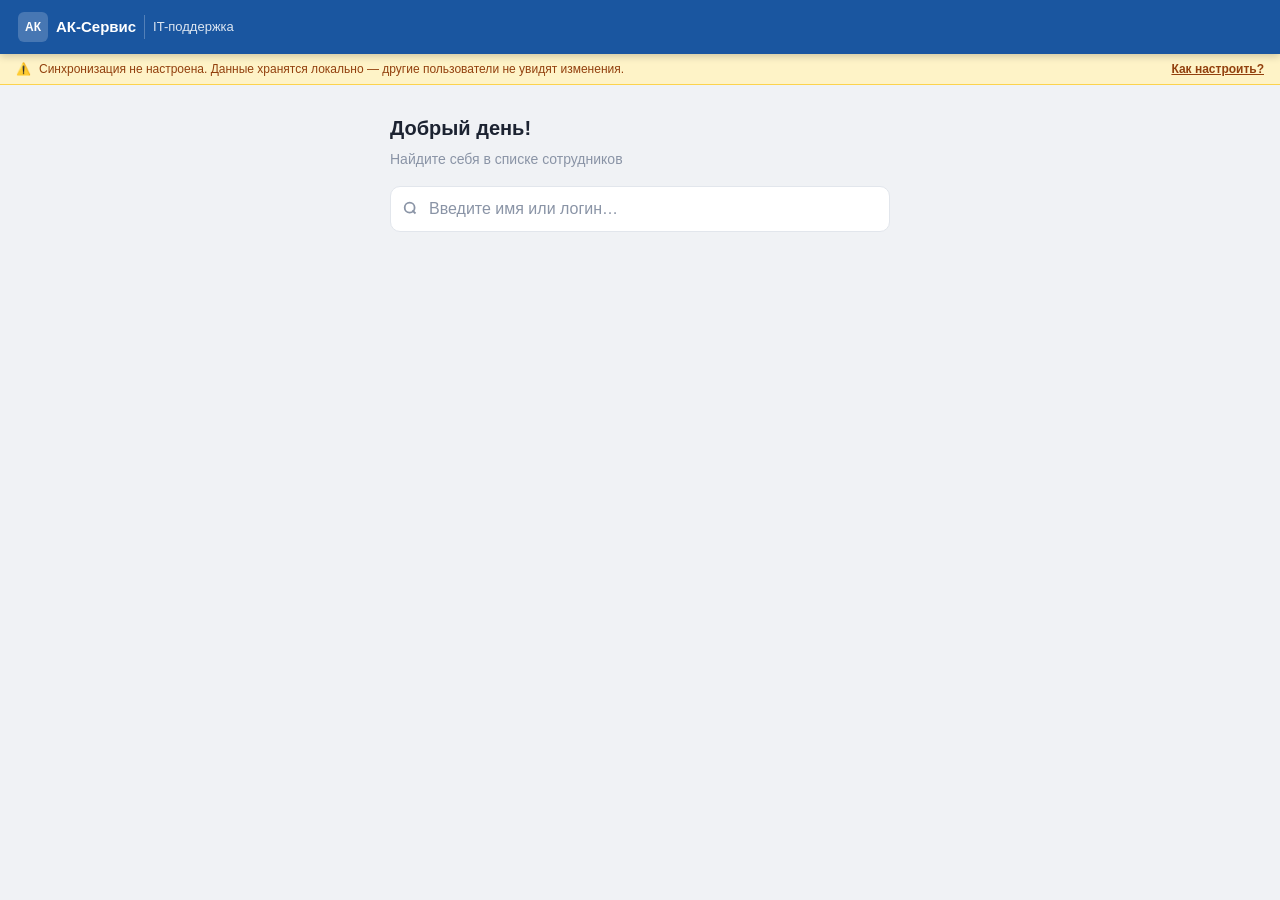
<file: local-helpdesk-project-v3/tickets.html>
<!DOCTYPE html>
<html lang="ru">
<head>
<meta charset="UTF-8">
<meta name="viewport" content="width=device-width,initial-scale=1.0,maximum-scale=1.0">
<title>IT-заявка — АК-Сервис</title>
<link rel="stylesheet" href="css/main.css">
<style>
/* ── Mobile page styles ──────────────────────────────────────────────────────── */
.page{display:none;padding:12px;max-width:540px;margin:0 auto}
.page.active{display:block}
@media(min-width:600px){ .page{padding:16px 20px} }

/* Search */
.search-box{width:100%;padding:12px 12px 12px 38px;border:1.5px solid var(--bd);border-radius:var(--r);font-size:16px;color:var(--tx);background:var(--sf);outline:none;-webkit-appearance:none;font-family:var(--font);min-height:46px}
.search-box:focus{border-color:var(--accent);box-shadow:0 0 0 3px rgba(26,86,160,.1)}
.search-box::placeholder{color:var(--t3)}
.search-results{background:var(--sf);border:1.5px solid var(--bd);border-radius:var(--r);overflow:hidden;max-height:320px;overflow-y:auto}
.result-item{display:flex;align-items:center;gap:12px;padding:12px 14px;border-bottom:1px solid var(--bd);cursor:pointer;-webkit-tap-highlight-color:transparent;transition:background .1s}
.result-item:last-child{border-bottom:none}
.result-item:active{background:var(--bg)}
.ri-name{font-weight:600;font-size:14px}
.ri-info{font-size:12px;color:var(--t3);margin-top:1px}

/* Profile */
.profile-head{display:flex;align-items:center;gap:14px;margin-bottom:14px}
.profile-name{font-size:18px;font-weight:700;line-height:1.3}
.profile-position{font-size:13px;color:var(--accent);font-weight:500;margin-top:2px}
.profile-dept{font-size:12px;color:var(--t3);margin-top:1px}
.profile-divider{height:1px;background:var(--bd);margin:12px 0}
.info-grid{display:grid;grid-template-columns:1fr 1fr;gap:6px}
.info-item{background:var(--bg);border-radius:8px;padding:8px 10px}
.info-label{font-size:9px;color:var(--t3);font-weight:700;text-transform:uppercase;letter-spacing:.04em;margin-bottom:2px}
.info-val{font-size:12px;font-weight:600;color:var(--tx);word-break:break-all}
.info-val.empty{color:var(--t3);font-weight:400;font-style:italic}

/* Category grid */
.cat-grid{display:grid;grid-template-columns:1fr 1fr;gap:8px;margin-bottom:12px}
.cat-btn{background:var(--sf);border:1.5px solid var(--bd);border-radius:var(--r);padding:12px 8px;text-align:center;cursor:pointer;-webkit-tap-highlight-color:transparent;min-height:72px;display:flex;flex-direction:column;align-items:center;justify-content:center}
.cat-btn:active{background:var(--bg)}
.cat-btn.active{border-color:var(--accent);background:var(--al);box-shadow:0 0 0 3px rgba(26,86,160,.1)}
.cat-icon{font-size:24px;margin-bottom:4px}
.cat-label{font-size:12px;font-weight:600;color:var(--tx);line-height:1.2}

/* Priority */
.prio-row{display:flex;gap:6px;margin-bottom:12px}
.prio-btn{flex:1;padding:10px 4px;border:1.5px solid var(--bd);border-radius:9px;text-align:center;font-size:12px;font-weight:600;cursor:pointer;-webkit-tap-highlight-color:transparent;font-family:var(--font);background:var(--sf);min-height:42px}
.prio-btn:active{opacity:.8}
.prio-btn.p-low.active{border-color:var(--gn);background:var(--gnb);color:#166534}
.prio-btn.p-mid.active{border-color:var(--am);background:var(--amb);color:#92400E}
.prio-btn.p-high.active{border-color:var(--rd);background:var(--rdb);color:#991B1B}

/* Textarea */
.desc-box{width:100%;min-height:100px;padding:10px;border:1.5px solid var(--bd);border-radius:var(--r);font-size:14px;font-family:var(--font);color:var(--tx);resize:vertical;outline:none;-webkit-appearance:none}
.desc-box:focus{border-color:var(--accent);box-shadow:0 0 0 3px rgba(26,86,160,.1)}
.char-count{text-align:right;font-size:12px;color:var(--t3);margin:4px 0 14px}

/* Tickets list */
.ticket-card{background:var(--sf);border:1.5px solid var(--bd);border-radius:var(--r);padding:13px 14px;margin-bottom:8px}
.my-tickets-title{font-size:16px;font-weight:700;margin-bottom:10px}

/* Buttons */
.submit-btn{width:100%;padding:14px;background:var(--accent);color:#fff;border:none;border-radius:var(--r);font-size:15px;font-weight:700;cursor:pointer;font-family:var(--font);margin-bottom:8px;-webkit-tap-highlight-color:transparent;min-height:48px}
.submit-btn:active{background:#154a8a}
.back-btn{width:100%;padding:11px;background:none;color:var(--t2);border:1.5px solid var(--bd);border-radius:var(--r);font-size:14px;cursor:pointer;font-family:var(--font);-webkit-tap-highlight-color:transparent;margin-bottom:6px;min-height:44px}
.back-btn:active{background:var(--bg)}
.error-msg{font-size:13px;color:var(--rd);margin-bottom:10px;padding:8px 12px;background:var(--rdb);border-radius:8px;display:none}

/* Sheet */
.sheet-overlay{position:fixed;inset:0;background:rgba(0,0,0,.5);z-index:300;display:flex;align-items:flex-end;justify-content:center}
.sheet{background:var(--sf);border-radius:16px 16px 0 0;width:100%;max-width:540px;max-height:90vh;overflow-y:auto;padding:16px 14px calc(24px + var(--safe-bottom))}
.handle{width:36px;height:4px;background:var(--bd);border-radius:2px;margin:0 auto 14px}

.section-title{font-size:15px;font-weight:700;margin-bottom:8px}
.field-error{display:none}
</style>
</head>
<body>

<div class="hdr">
  <div class="logo"><div class="logo-icon">АК</div><span class="logo-text">АК-Сервис</span></div>
  <div class="hdr-sep"></div>
  <span class="hdr-title">IT-поддержка</span>
</div>
<div class="sync-warning" id="syncWarn" style="display:none">
  ⚠️ <div><b>Режим без синхронизации.</b> Данные сохраняются только в этом браузере. Настройте JSONBin в <code>js/storage.js</code> для общего склада.</div>
</div>

  <!-- Sync status banner -->
  <div id="syncBanner" style="display:none;background:#FEF3C7;border-bottom:1px solid #FCD34D;padding:6px 16px;font-size:12px;color:#92400E;display:flex;align-items:center;gap:8px">
    <span>⚠️</span>
    <span id="syncMsg">Синхронизация не настроена. Данные хранятся локально — другие пользователи не увидят изменения.</span>
    <a href="#" id="syncHelp" style="color:#92400E;font-weight:600;margin-left:auto;white-space:nowrap">Как настроить?</a>
  </div>

<!-- PAGE 1: ПОИСК -->
<div class="page active" id="pageSearch">
  <div style="margin:12px 0 6px;font-size:20px;font-weight:700">Добрый день!</div>
  <div style="color:var(--t3);font-size:14px;margin-bottom:16px">Найдите себя в списке сотрудников</div>
  <div style="position:relative;margin-bottom:12px">
    <svg style="position:absolute;left:12px;top:50%;transform:translateY(-50%);width:18px;height:18px;color:var(--t3)" viewBox="0 0 20 20" fill="none" stroke="currentColor" stroke-width="2"><circle cx="8.5" cy="8.5" r="5.5"/><path d="M15 15l-3.5-3.5"/></svg>
    <input class="search-box" id="empSearch" type="search" placeholder="Введите имя или логин…" autocomplete="off" autocorrect="off" spellcheck="false">
  </div>
  <div class="search-results" id="searchResults" style="display:none"></div>
</div>

<!-- PAGE 2: ФОРМА -->
<div class="page" id="pageForm">
  <!-- My tickets -->
  <div id="myTicketsSection"></div>

  <!-- My devices -->
  <div id="myDevicesSection" style="margin-bottom:14px"></div>

  <!-- My replacements history -->
  <div id="myReplacementsSection" style="margin-bottom:14px"></div>

  <!-- Profile -->
  <div class="card mb-4" id="profileCard"></div>

  <!-- Category -->
  <div class="section-title">Тип проблемы</div>
  <div class="cat-grid" id="catGrid">
    <div class="cat-btn" data-cat="Компьютер / ПК">     <div class="cat-icon">🖥️</div><div class="cat-label">Компьютер / ПК</div></div>
    <div class="cat-btn" data-cat="Принтер / МФУ">      <div class="cat-icon">🖨️</div><div class="cat-label">Принтер / МФУ</div></div>
    <div class="cat-btn" data-cat="Замена картриджа">   <div class="cat-icon">🖊️</div><div class="cat-label">Замена картриджа</div></div>
    <div class="cat-btn" data-cat="Интернет / Сеть">    <div class="cat-icon">🌐</div><div class="cat-label">Интернет / Сеть</div></div>
    <div class="cat-btn" data-cat="1С / ERP">           <div class="cat-icon">💾</div><div class="cat-label">1С / ERP</div></div>
    <div class="cat-btn" data-cat="Телефония">          <div class="cat-icon">📞</div><div class="cat-label">Телефония</div></div>
    <div class="cat-btn" data-cat="Учётная запись">     <div class="cat-icon">🔑</div><div class="cat-label">Учётная запись</div></div>
    <div class="cat-btn" data-cat="Другое">             <div class="cat-icon">❓</div><div class="cat-label">Другое</div></div>
  </div>

  <!-- Device -->
  <div id="deviceSection" style="display:none">
    <div class="section-title" id="deviceTitle">Устройство</div>
    <div id="deviceList"></div>
    <div style="height:12px"></div>
  </div>

  <!-- Priority -->
  <div class="section-title">Приоритет</div>
  <div class="prio-row">
    <button class="prio-btn p-low"  data-p="Низкий">🟢 Низкий</button>
    <button class="prio-btn p-mid active" data-p="Средний">🟡 Средний</button>
    <button class="prio-btn p-high" data-p="Высокий">🔴 Высокий</button>
  </div>

  <!-- Description -->
  <div class="section-title">Описание проблемы</div>
  <textarea class="desc-box" id="descBox" placeholder="Опишите что произошло, когда возникло, что пробовали делать…" maxlength="1000"></textarea>
  <div class="char-count"><span id="charLeft">0</span> / 1000</div>

  <div class="error-msg" id="formError"></div>
  <button class="submit-btn" id="submitBtn">📨 Отправить заявку</button>
  <button class="back-btn" id="btnMyTickets">📋 Посмотреть мои заявки</button>
  <button class="back-btn" id="btnBack">← Назад</button>
</div>

<!-- PAGE 3: УСПЕХ -->
<div class="page" id="pageSuccess">
  <div class="success-wrap">
    <div class="success-icon">✅</div>
    <h2 style="font-size:22px;font-weight:700;margin-bottom:10px">Заявка принята!</h2>
    <p style="color:var(--t2);line-height:1.6;margin-bottom:20px">Ваше обращение зарегистрировано и не потеряется.<br>Мы свяжемся с вами в ближайшее время.</p>
    <div class="ticket-num"><span>Номер заявки</span><b id="ticketNumDisplay"></b></div>
    <button class="submit-btn" id="btnViewTickets">📋 Мои заявки</button>
    <button class="back-btn" id="btnNewTicket">+ Новая заявка</button>
  </div>
</div>

<!-- PAGE 4: МОИ ЗАЯВКИ -->
<div class="page" id="pageMyTickets">
  <div style="display:flex;align-items:center;gap:10px;margin-bottom:14px">
    <button class="back-btn" style="width:auto;padding:8px 14px" id="btnBackToForm">←</button>
    <div style="flex:1">
      <div style="font-size:17px;font-weight:700" id="myTicketsHeader">Мои заявки</div>
      <div style="font-size:12px;color:var(--t3)" id="myTicketsSub"></div>
    </div>
  </div>
  <div class="pills" id="ticketPills">
    <button class="pill active" data-f="all">Все</button>
    <button class="pill" data-f="Новая">🔵 Новые</button>
    <button class="pill" data-f="В работе">🟡 В работе</button>
    <button class="pill" data-f="Решено">✅ Решено</button>
    <button class="pill" data-f="Закрыта">⬜ Закрыты</button>
  </div>
  <div style="height:12px"></div>
  <div id="myTicketsList"></div>
</div>

<!-- MODAL overlay -->
<div class="overlay" id="overlay" style="display:none"><div class="modal" id="modal"></div></div>
<!-- Bottom sheet -->
<div class="sheet-overlay" id="sheetOverlay" style="display:none"><div class="sheet" id="sheet"></div></div>

<script src="js/storage.js"></script>
<script src="js/ui.js"></script>
<script src="js/app.js"></script>
<script src="js/employees.js"></script>
<script src="js/tickets.js"></script>
<script src="js/printers.js"></script>
<script src="js/cartridges.js"></script>
<script src="js/devices.js"></script>
<script>// ── State ─────────────────────────────────────────────────────────────────────
let selectedPerson = null;
let selectedCat    = null;
let selectedPrio   = 'Средний';
let myTicketsFilter = 'all';

// ── Search (mobile-friendly) ──────────────────────────────────────────────────
function _doSearch() {
  const inp = document.getElementById('empSearch');
  const res = document.getElementById('searchResults');
  if (!inp || !res) return;
  const q = inp.value.trim();
  if (!q || !App.state.employees.length) { res.style.display = 'none'; return; }
  const hits = Employees.search(q, App.state.employees);
  if (!hits.length) {
    res.innerHTML = '<div style="padding:16px;text-align:center;color:var(--t3)">Не найдено</div>';
    res.style.display = 'block';
    return;
  }
  res.innerHTML = hits.map((e, i) => `
    <div class="result-item" data-i="${i}">
      <div class="avatar" style="width:38px;height:38px;font-size:13px;background:${UI.avatarColor(e.name)}">${UI.initials(e.name)}</div>
      <div>
        <div class="ri-name">${UI.esc(e.name)}</div>
        <div class="ri-info">${UI.esc(e.dept || '—')}${e.login ? ' · ' + UI.esc(e.login) : ''}</div>
      </div>
    </div>`).join('');
  res.style.display = 'block';
  res.querySelectorAll('.result-item').forEach((el, i) => {
    el.addEventListener('pointerdown', (ev) => { ev.preventDefault(); selectPerson(hits[i]); });
  });
}
let _st = null;

// ── Init ──────────────────────────────────────────────────────────────────────
UI.modal.init();
UI.sheet.init();

// Wire search IMMEDIATELY — not inside async chain
(function() {
  const empEl = document.getElementById('empSearch');
  if (empEl) {
    ['input','keyup','change','compositionend'].forEach(ev => {
      empEl.addEventListener(ev, () => { clearTimeout(_st); _st = setTimeout(_doSearch, 200); });
    });
    empEl.addEventListener('blur', () => setTimeout(() => {
      const res = document.getElementById('searchResults');
      if (res && res.innerHTML) res.style.display = 'block';
    }, 250));
  }
})();

// Load data — search will start returning results once this completes
App.loadData().then(() => {
  const warn = document.getElementById('syncWarn');
  if (warn) warn.style.display = Storage.isConfigured() ? 'none' : 'flex';
  // Init storage sync in background (non-blocking)
  Storage.init();
});



// ── Select person ─────────────────────────────────────────────────────────────
function selectPerson(person) {
  selectedPerson = App.mergeOverride(person);
  selectedCat    = null;
  selectedPrio   = 'Средний';

  // Profile card
  document.getElementById('profileCard').innerHTML = Employees.profileCardHTML(selectedPerson);

  // My devices section
  Devices.renderSection('myDevicesSection', selectedPerson.name);

  // My replacements history
  renderMyReplacements(selectedPerson.name);

  // My tickets preview
  renderMyTicketsPreview();

  // Reset form
  document.querySelectorAll('.cat-btn').forEach(b => b.classList.remove('active'));
  document.querySelectorAll('.prio-btn').forEach(b => b.classList.remove('active'));
  document.querySelector('[data-p="Средний"]').classList.add('active');
  document.getElementById('descBox').value = '';
  document.getElementById('charLeft').textContent = '0';
  document.getElementById('formError').style.display = 'none';
  document.getElementById('deviceSection').style.display = 'none';
  Printers.reset();
  Cartridges.resetSelected();

  showPage('pageForm');
}

// ── My tickets preview (in form page) ─────────────────────────────────────────
function renderMyTicketsPreview() {
  if (!selectedPerson) return;
  const all = Storage.tickets.all().filter(t => t.name === selectedPerson.name);
  const sec = document.getElementById('myTicketsSection');
  if (!all.length) { sec.innerHTML = ''; return; }
  sec.innerHTML = `<div class="my-tickets-title">Мои заявки (${all.length})</div>
    <div style="margin-bottom:14px">
      ${all.slice(0, 3).map(t => `
        <div class="ticket-card" style="margin-bottom:8px">
          <div style="display:flex;align-items:center;justify-content:space-between;gap:8px;margin-bottom:4px">
            <span class="mono text-muted">${UI.esc(t.id)}</span>
            <span class="text-muted" style="font-size:11px">${UI.esc(t.created)}</span>
          </div>
          <div style="font-size:13px;font-weight:600;margin-bottom:4px">${UI.esc(t.category)}</div>
          ${UI.statusBadge(t.status)}
        </div>`).join('')}
      ${all.length > 3 ? `<div style="text-align:center;font-size:13px;color:var(--accent);cursor:pointer" id="showAllTickets">Показать все (${all.length}) →</div>` : ''}
    </div>`;
  document.getElementById('showAllTickets')?.addEventListener('click', showMyTicketsPage);
}

// ── Category selection ────────────────────────────────────────────────────────
document.getElementById('catGrid').querySelectorAll('.cat-btn').forEach(btn => {
  btn.addEventListener('click', () => {
    document.querySelectorAll('.cat-btn').forEach(b => b.classList.remove('active'));
    btn.classList.add('active');
    selectedCat = btn.dataset.cat;
    handleCatSelect(selectedCat);
  });
});

function handleCatSelect(cat) {
  const section = document.getElementById('deviceSection');
  const name = selectedPerson?.name || '';

  if (cat === 'Замена картриджа') {
    const mine = App.printersForEmployee(name, cat);
    if (!mine.length) { section.style.display = 'none'; return; }
    section.style.display = 'block';
    document.getElementById('deviceTitle').textContent = 'Принтер для замены';
    Cartridges.resetSelected();
    Cartridges.renderReplaceCards('deviceList', mine, name);
  } else if (cat === 'Принтер / МФУ' || cat === 'Принтер этикеток') {
    const mine = App.printersForEmployee(name, cat);
    if (!mine.length) { section.style.display = 'none'; return; }
    section.style.display = 'block';
    document.getElementById('deviceTitle').textContent = 'Устройство';
    Printers.reset();
    Printers.renderList('deviceList', cat, name);
  } else if (cat === 'Компьютер / ПК' || cat === 'Интернет / Сеть') {
    section.style.display = 'block';
    document.getElementById('deviceTitle').textContent = 'Компьютер';
    const p = selectedPerson;
    const devices = [];
    if (p?.computer) devices.push({ icon:'💻', name: p.computer, sub: 'Рабочий компьютер' });
    devices.push({ icon:'💻', name: 'Другой компьютер', sub: 'Укажите в описании' });
    Printers.reset();
    Printers.renderSimple('deviceList', devices);
  } else {
    section.style.display = 'none';
    Printers.reset();
    Cartridges.resetSelected();
  }
}

// ── Priority ──────────────────────────────────────────────────────────────────
document.querySelectorAll('.prio-btn').forEach(btn => {
  btn.addEventListener('click', () => {
    document.querySelectorAll('.prio-btn').forEach(b => b.classList.remove('active'));
    btn.classList.add('active');
    selectedPrio = btn.dataset.p;
  });
});

// ── Description ───────────────────────────────────────────────────────────────
document.getElementById('descBox').addEventListener('input', function () {
  document.getElementById('charLeft').textContent = this.value.length;
});

// ── Submit ────────────────────────────────────────────────────────────────────
document.getElementById('submitBtn').addEventListener('click', () => {
  const desc  = document.getElementById('descBox').value.trim();
  const err   = document.getElementById('formError');
  if (!selectedCat) { showError(err, 'Выберите тип проблемы'); return; }
  if (!desc)        { showError(err, 'Опишите проблему — это поможет решить её быстрее'); return; }
  err.style.display = 'none';

  const device = Cartridges.getSelectedDevice() || Printers.selected() || '';
  const ticket = Tickets.create({ person: selectedPerson, category: selectedCat, device, priority: selectedPrio, description: desc });

  renderMyTicketsPreview();
  document.getElementById('ticketNumDisplay').textContent = ticket.id;
  showPage('pageSuccess');
});

function showError(el, msg) { el.textContent = msg; el.style.display = 'block'; }

// ── My tickets page ───────────────────────────────────────────────────────────
function showMyTicketsPage() {
  if (!selectedPerson) return;
  document.getElementById('myTicketsHeader').textContent = 'Мои заявки';
  document.getElementById('myTicketsSub').textContent = selectedPerson.name;
  myTicketsFilter = 'all';
  document.querySelectorAll('#ticketPills .pill').forEach(p => p.classList.remove('active'));
  document.querySelector('#ticketPills [data-f="all"]').classList.add('active');
  renderMyTicketsList();
  showPage('pageMyTickets');
}

function renderMyTicketsList() {
  Tickets.renderUserList({
    containerId: 'myTicketsList',
    personName: selectedPerson?.name || '',
    filterStatus: myTicketsFilter,
    onDetail: openTicketDetail,
    onDuplicate: duplicateTicket,
  });
}

function openTicketDetail(t) {
  const statusMap = { 'Новая':'🔵 Новая', 'В работе':'🟡 В работе', 'Решено':'✅ Решено', 'Закрыта':'⬜ Закрыта' };
  UI.sheet.open(`
    <div style="display:flex;align-items:center;justify-content:space-between;margin-bottom:12px">
      <div style="font-size:16px;font-weight:700">Заявка ${UI.esc(t.id)}</div>
      <button onclick="document.getElementById('sheetOverlay').style.display='none'" style="background:none;border:none;font-size:22px;cursor:pointer;color:var(--t3)">✕</button>
    </div>
    <div style="margin-bottom:14px">${UI.statusBadge(t.status)}</div>
    ${UI.modalRow('Дата', t.created)}
    ${UI.modalRow('Категория', t.category)}
    ${UI.modalRow('Устройство', t.device)}
    ${UI.modalRow('Приоритет', t.priority)}
    <div style="margin-top:8px"><div class="modal-label">Описание</div><div class="modal-desc">${UI.esc(t.description)}</div></div>
    <button class="submit-btn" style="margin-top:16px" onclick="document.getElementById('sheetOverlay').style.display='none'">Закрыть</button>`);
}

function duplicateTicket(t) {
  document.getElementById('descBox').value = t.description;
  document.getElementById('charLeft').textContent = t.description.length;
  selectedPrio = t.priority;
  document.querySelectorAll('.prio-btn').forEach(b => {
    b.classList.toggle('active', b.dataset.p === t.priority);
  });
  document.querySelectorAll('.cat-btn').forEach(b => {
    b.classList.toggle('active', b.dataset.cat === t.category);
  });
  selectedCat = t.category;
  handleCatSelect(t.category);
  showPage('pageForm');
  window.scrollTo(0, 0);
}

// ── Pill filter (my tickets page) ─────────────────────────────────────────────
document.getElementById('ticketPills').querySelectorAll('.pill').forEach(p => {
  p.addEventListener('click', () => {
    document.querySelectorAll('#ticketPills .pill').forEach(x => x.classList.remove('active'));
    p.classList.add('active');
    myTicketsFilter = p.dataset.f;
    renderMyTicketsList();
  });
});

// ── Navigation ────────────────────────────────────────────────────────────────
document.getElementById('btnBack').addEventListener('click', () => {
  selectedPerson = null;
  document.getElementById('empSearch').value = '';
  document.getElementById('searchResults').style.display = 'none';
  showPage('pageSearch');
});
document.getElementById('btnBackToForm').addEventListener('click', () => {
  showPage('pageForm');
  if (selectedPerson) Devices.renderSection('myDevicesSection', selectedPerson.name);
});
document.getElementById('btnMyTickets').addEventListener('click', showMyTicketsPage);
document.getElementById('btnViewTickets').addEventListener('click', showMyTicketsPage);
document.getElementById('btnNewTicket').addEventListener('click', () => {
  document.getElementById('empSearch').value = '';
  document.getElementById('searchResults').style.display = 'none';
  showPage('pageSearch');
});

// ── My replacements history ──────────────────────────────────────────────────
function renderMyReplacements(personName) {
  const sec = document.getElementById('myReplacementsSection');
  if (!sec) return;
  const reps = Storage.replacements.all()
    .filter(r => r.person === personName)
    .slice(0, 20);

  if (!reps.length) { sec.innerHTML = ''; return; }

  sec.innerHTML = `
    <div style="display:flex;align-items:center;justify-content:space-between;margin-bottom:10px">
      <div style="font-size:16px;font-weight:700">История замен картриджей
        <span style="font-size:13px;color:var(--t3);font-weight:400;margin-left:6px">(${reps.length})</span>
      </div>
    </div>
    <div style="background:#fff;border:1.5px solid var(--bd);border-radius:var(--r);overflow:hidden">
      ${reps.map(r => `
        <div style="display:flex;align-items:flex-start;gap:10px;padding:10px 13px;border-bottom:1px solid var(--bd)">
          <div style="font-size:18px;flex-shrink:0">🖨️</div>
          <div style="flex:1;min-width:0">
            <div style="font-size:13px;font-weight:600">${UI.esc(r.printerName || '—')}</div>
            <div style="font-size:11px;color:var(--accent);margin-top:1px">${UI.esc(r.cartridge || '—')}</div>
            ${r.location ? `<div style="font-size:11px;color:var(--t3)">📍 ${UI.esc(r.location)}</div>` : ''}
          </div>
          <div style="text-align:right;flex-shrink:0">
            <div style="font-size:11px;color:var(--t3)">${UI.esc(r.created || '')}</div>
            <div style="font-size:12px;font-weight:600;color:var(--gn);margin-top:2px">−${r.qty || 1} шт.</div>
          </div>
        </div>`).join('')}
    </div>`;
}

function showPage(id) {
  document.querySelectorAll('.page').forEach(p => p.classList.remove('active'));
  document.getElementById(id).classList.add('active');
  window.scrollTo(0, 0);
}
</script>

  <!-- Sync setup modal -->
  <div id="syncSetupOverlay" style="display:none;position:fixed;inset:0;background:rgba(0,0,0,.6);z-index:500;display:none;align-items:center;justify-content:center;padding:20px">
    <div style="background:#fff;border-radius:14px;max-width:480px;width:100%;padding:24px;box-shadow:0 20px 60px rgba(0,0,0,.3)">
      <h2 style="font-size:17px;font-weight:700;margin-bottom:8px">Настройка общего склада</h2>
      <p style="font-size:13px;color:#4A5568;line-height:1.6;margin-bottom:16px">
        Для синхронизации остатков картриджей между всеми пользователями используется <b>JSONBin.io</b> — бесплатный облачный JSON-хостинг.
      </p>
      <ol style="font-size:13px;color:#4A5568;line-height:2;padding-left:18px;margin-bottom:16px">
        <li>Зарегистрируйтесь на <a href="https://jsonbin.io" target="_blank" style="color:#1A56A0">jsonbin.io</a></li>
        <li>Создайте новый Bin с содержимым: <code style="background:#F0F2F5;padding:2px 6px;border-radius:4px">{}</code></li>
        <li>Скопируйте <b>BIN ID</b> и <b>X-Master-Key</b></li>
        <li>Вставьте их ниже и нажмите Сохранить</li>
      </ol>
      <div style="display:flex;flex-direction:column;gap:8px;margin-bottom:16px">
        <input id="cfgBinId" placeholder="BIN ID (напр. 665abc123...)" style="padding:9px 12px;border:1.5px solid #E2E6EC;border-radius:8px;font-size:13px;font-family:inherit;outline:none">
        <input id="cfgApiKey" placeholder="X-Master-Key ($2b$10$...)" style="padding:9px 12px;border:1.5px solid #E2E6EC;border-radius:8px;font-size:13px;font-family:inherit;outline:none">
      </div>
      <div style="display:flex;gap:8px">
        <button id="cfgSave" style="flex:1;padding:10px;background:#1A56A0;color:#fff;border:none;border-radius:8px;font-size:14px;font-weight:600;cursor:pointer">Сохранить и синхронизировать</button>
        <button id="cfgClose" style="padding:10px 16px;background:#F0F2F5;border:none;border-radius:8px;font-size:14px;cursor:pointer">Отмена</button>
      </div>
      <div id="cfgStatus" style="margin-top:10px;font-size:12px;color:#4A5568"></div>
    </div>
  </div>
</body>
</html>
</file>
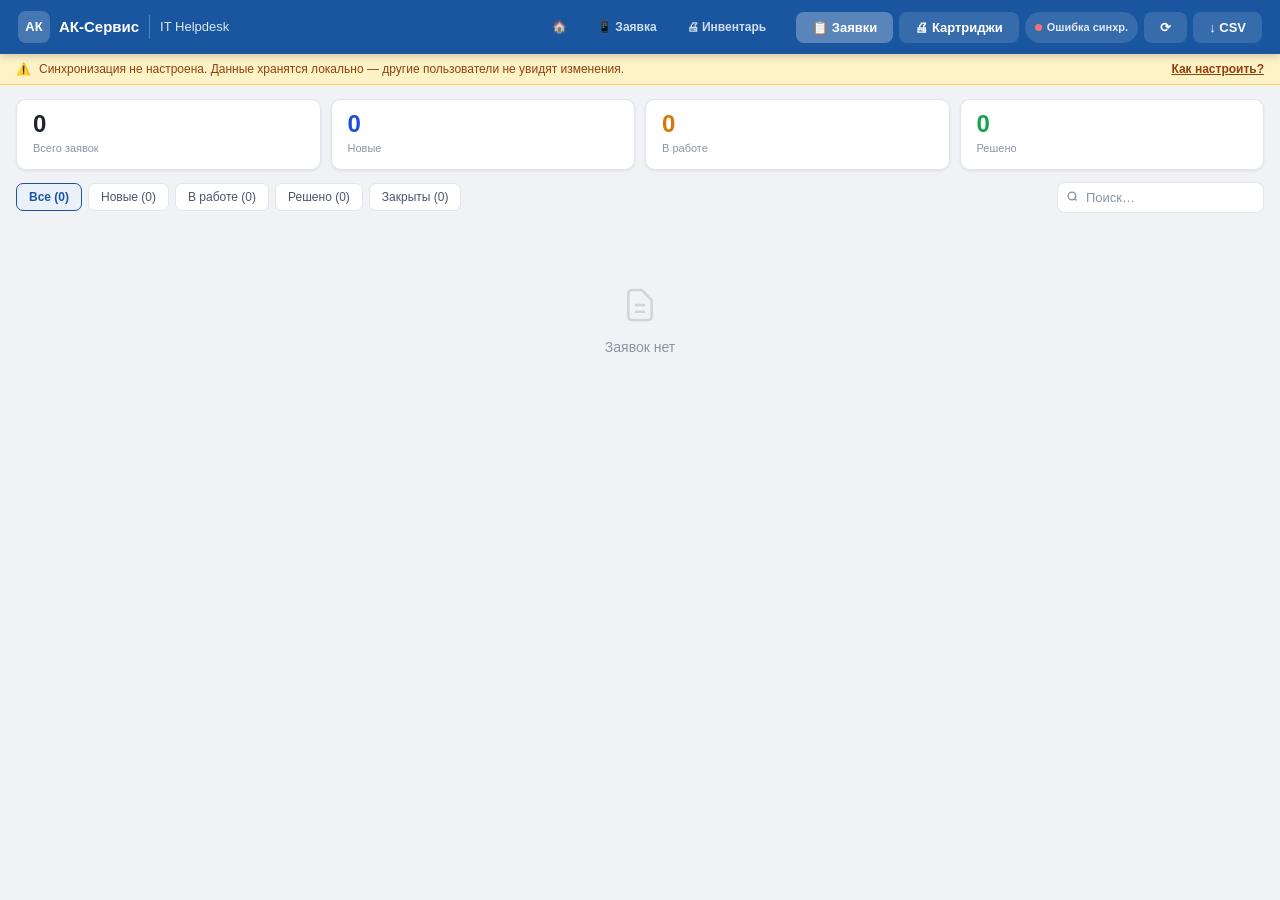
<file: local-helpdesk-project-v3_20/local-helpdesk-project-v3/helpdesk.html>
<!DOCTYPE html>
<html lang="ru">
<head>
<meta charset="UTF-8">
<meta name="viewport" content="width=device-width,initial-scale=1.0">
<title>IT Helpdesk — АК-Сервис</title>
<link rel="stylesheet" href="css/main.css">
<style>
.tab-pane{display:none}
.tab-pane.active{display:block}
</style>
</head>
<body>

<div class="hdr">
  <div class="logo"><div class="logo-icon">АК</div><span class="logo-text">АК-Сервис</span></div>
  <div class="hdr-sep"></div>
  <span class="hdr-title">IT Helpdesk</span>
  <div class="hdr-nav" style="margin-left:auto">
    <a href="index.html">🏠</a>
    <a href="tickets.html">📱 Заявка</a>
    <a href="inventory.html">🖨 Инвентарь</a>
  </div>
  <div style="display:flex;gap:6px;margin-left:8px;flex-wrap:wrap">
    <button class="btn btn-ghost active" id="tabTicketsBtn">📋 Заявки</button>
    <button class="btn btn-ghost" id="tabCartBtn">🖨 Картриджи</button>
    <span class="sync-badge" id="syncBadge"><span class="sync-dot" id="syncDot"></span><span id="syncLabel">Нет синхр.</span></span><button class="btn btn-ghost" id="btnRefresh">⟳</button>
    <button class="btn btn-ghost" id="btnCsv">↓ CSV</button>
  </div>
</div>

  <!-- Sync status banner -->
  <div id="syncBanner" style="display:none;background:#FEF3C7;border-bottom:1px solid #FCD34D;padding:6px 16px;font-size:12px;color:#92400E;display:flex;align-items:center;gap:8px">
    <span>⚠️</span>
    <span id="syncMsg">Синхронизация не настроена. Данные хранятся локально — другие пользователи не увидят изменения.</span>
    <a href="#" id="syncHelp" style="color:#92400E;font-weight:600;margin-left:auto;white-space:nowrap">Как настроить?</a>
  </div>

<!-- TICKETS TAB -->
<div class="tab-pane active" id="paneTickets">
  <div class="stats-row" id="statsRow"></div>
  <div class="toolbar">
    <div class="filter-group" id="filterBtns">
      <button class="filter-btn active" data-s="all">Все</button>
      <button class="filter-btn" data-s="Новая">Новые</button>
      <button class="filter-btn" data-s="В работе">В работе</button>
      <button class="filter-btn" data-s="Решено">Решено</button>
      <button class="filter-btn" data-s="Закрыта">Закрыты</button>
    </div>
    <div class="search-wrap">
      <svg viewBox="0 0 20 20" fill="none" stroke="currentColor" stroke-width="2"><circle cx="8.5" cy="8.5" r="5.5"/><path d="M15 15l-3.5-3.5"/></svg>
      <input class="search-input" id="hdSearch" placeholder="Поиск…" autocomplete="off">
    </div>
  </div>
  <div class="table-wrap">
    <table class="table" id="tblTickets">
      <thead><tr>
        <th data-c="id">№</th>
        <th data-c="created">Дата</th>
        <th data-c="name">Сотрудник</th>
        <th data-c="category">Категория</th>
        <th data-c="priority">Приоритет</th>
        <th data-c="description">Описание</th>
        <th data-c="status">Статус</th>
      </tr></thead>
      <tbody id="tbodyTickets"></tbody>
    </table>
    <div class="empty-state" id="emptyTickets" style="display:none">
      <svg viewBox="0 0 24 24" fill="none" stroke="currentColor" stroke-width="1.5"><path d="M9 12h6m-6 4h6m2 5H7a2 2 0 01-2-2V5a2 2 0 012-2h5.586a1 1 0 01.707.293l5.414 5.414a1 1 0 01.293.707V19a2 2 0 01-2 2z"/></svg>
      <p>Заявок нет</p>
    </div>
  </div>
</div>

<!-- CART TAB -->
<div class="tab-pane" id="paneCart">
  <div class="stats-row" id="cartStatsRow"></div>
  <div class="toolbar">
    <div class="search-wrap" style="flex:1;max-width:280px">
      <svg viewBox="0 0 20 20" fill="none" stroke="currentColor" stroke-width="2"><circle cx="8.5" cy="8.5" r="5.5"/><path d="M15 15l-3.5-3.5"/></svg>
      <input class="search-input" id="cartSearch" placeholder="Поиск принтера…" autocomplete="off">
    </div>
    <select class="search-input" id="cartFilter" style="max-width:200px;padding-left:10px">
      <option value="all">Все принтеры</option>
      <option value="low">⚠ Остаток ≤ 2</option>
      <option value="zero">🔴 Нет на складе</option>
      <option value="unk">❓ Не учтено</option>
    </select>
    <button class="btn btn-secondary" id="btnCartCsv">↓ CSV склад</button>
  </div>
  <div class="table-wrap">
    <table class="table" id="tblCart">
      <thead><tr>
        <th>Картридж / артикул</th><th>Принтеры</th><th>Владельцы</th>
        <th style="text-align:center">На складе</th>
        <th style="text-align:center">Сегодня</th>
        <th style="text-align:center">Всего замен</th>
      </tr></thead>
      <tbody id="tbodyCart"></tbody>
    </table>
  </div>
  <div class="p-4">
    <div style="font-size:15px;font-weight:700;margin-bottom:12px">Журнал замен</div>
    <table class="table" id="tblRep" style="display:none">
      <thead><tr>
        <th>Дата</th><th>Сотрудник</th><th>Принтер</th><th>Картридж</th>
        <th style="text-align:center">Кол-во</th>
      </tr></thead>
      <tbody id="tbodyRep"></tbody>
    </table>
    <div class="empty-state" id="emptyRep">
      <svg viewBox="0 0 24 24" fill="none" stroke="currentColor" stroke-width="1.5"><path d="M9 12h6m-6 4h6m2 5H7a2 2 0 01-2-2V5a2 2 0 012-2h5.586a1 1 0 01.707.293l5.414 5.414a1 1 0 01.293.707V19a2 2 0 01-2 2z"/></svg>
      <p>Замен ещё не было</p>
    </div>
  </div>
</div>

<!-- DEVICES PANE -->
<div class="tab-pane" id="paneDevices">
  <div class="toolbar">
    <div class="search-wrap" style="flex:1;max-width:320px">
      <svg viewBox="0 0 20 20" fill="none" stroke="currentColor" stroke-width="2"><circle cx="8.5" cy="8.5" r="5.5"/><path d="M15 15l-3.5-3.5"/></svg>
      <input class="search-input" id="devSearch" placeholder="Поиск по сотруднику, модели…" autocomplete="off">
    </div>
    <select class="search-input" id="devTypeFilter" style="max-width:200px;padding-left:10px">
      <option value="all">Все типы</option>
    </select>
    <button class="btn btn-secondary" id="btnExportDevices">↓ CSV инвентарь</button>
  </div>
  <div class="stats-row" id="devStats" style="margin-bottom:0"></div>
  <div class="table-wrap" style="margin-top:14px">
    <table class="table" id="tblDevices">
      <thead><tr>
        <th>Тип</th>
        <th>Устройство</th>
        <th>Серийный №</th>
        <th>Инв. №</th>
        <th>Сотрудник</th>
        <th>Расположение</th>
        <th>Примечание</th>
        <th>Добавлено</th>
      </tr></thead>
      <tbody id="tbodyDevices"></tbody>
    </table>
    <div class="empty-state" id="emptyDevices">
      <svg viewBox="0 0 24 24" fill="none" stroke="currentColor" stroke-width="1.5"><path d="M9 17V7m0 10a2 2 0 01-2 2H5a2 2 0 01-2-2V7a2 2 0 012-2h2a2 2 0 012 2m0 10a2 2 0 002 2h2a2 2 0 002-2M9 7a2 2 0 012-2h2a2 2 0 012 2m0 10V7"/></svg>
      <p>Техника ещё не добавлена сотрудниками</p>
    </div>
  </div>
</div>

<!-- MODAL -->
<div class="overlay" id="overlay" style="display:none"><div class="modal" id="modal"></div></div>

<script src="js/storage.js"></script>
<script src="js/ui.js"></script>
<script src="js/app.js"></script>
<script src="js/employees.js"></script>
<script src="js/tickets.js"></script>
<script src="js/cartridges.js"></script>
<script src="js/devices.js"></script>
<script src="js/sla.js"></script>
<script>
// ── State ─────────────────────────────────────────────────────────────────────
let curTab = 'tickets', fStatus = 'all', fSearch = '', sortC = 'ts', sortD = -1;
let cartSrch = '', cartFil = 'all', devSearch = '', devTypeFil = 'all';

// ── Init ──────────────────────────────────────────────────────────────────────
UI.modal.init();

Storage.init().then(() => App.loadData()).then(() => {
  // Populate device type filter
  const sel = document.getElementById('devTypeFilter');
  Devices.TYPES.forEach(t => {
    const opt = document.createElement('option');
    opt.value = t.id; opt.textContent = t.icon + ' ' + t.label;
    sel.appendChild(opt);
  });
  renderAll();
  setInterval(() => { if (curTab==='cart') renderCart(); else if (curTab==='devices') renderDevicesTab(); else renderAll(); }, 30000);
});

// ── Sync indicator ────────────────────────────────────────────────────────────
function updateSyncBadge(state) {
  const dot = document.getElementById('syncDot');
  const lbl = document.getElementById('syncLabel');
  if (!dot || !lbl) return;
  if (!Storage.isConfigured()) { dot.className='sync-dot err'; lbl.textContent='Не настроено'; return; }
  if (state==='syncing') { dot.className='sync-dot spin'; lbl.textContent='Синхронизация…'; }
  else if (state==='error') { dot.className='sync-dot err'; lbl.textContent='Ошибка синхр.'; }
  else { dot.className='sync-dot ok'; lbl.textContent='Синхр. '+new Date().toLocaleTimeString('ru-RU',{hour:'2-digit',minute:'2-digit'}); }
}
updateSyncBadge(Storage.isConfigured() ? 'ok' : 'err');
Storage.onSync(state => {
  updateSyncBadge(state);
  if (curTab==='cart') renderCart();
  else if (curTab==='devices') renderDevicesTab();
  else renderAll();
});

// ── Tab switching ─────────────────────────────────────────────────────────────
function switchTab(tab) {
  curTab = tab;
  ['paneTickets','paneCart','paneDevices'].forEach(id => {
    const el = document.getElementById(id);
    if (el) el.classList.remove('active');
  });
  const paneMap = { tickets:'paneTickets', cart:'paneCart', devices:'paneDevices' };
  const pane = document.getElementById(paneMap[tab]);
  if (pane) pane.classList.add('active');

  ['tabTicketsBtn','tabCartBtn','tabDevBtn'].forEach(id => {
    const el = document.getElementById(id);
    if (el) el.classList.remove('active');
  });
  const btnMap = { tickets:'tabTicketsBtn', cart:'tabCartBtn', devices:'tabDevBtn' };
  const btn = document.getElementById(btnMap[tab]);
  if (btn) btn.classList.add('active');

  if (tab==='cart') renderCart();
  else if (tab==='devices') renderDevicesTab();
  else renderAll();
}

document.getElementById('tabTicketsBtn').addEventListener('click', () => switchTab('tickets'));
document.getElementById('tabCartBtn').addEventListener('click',    () => switchTab('cart'));
document.getElementById('tabDevBtn').addEventListener('click',     () => switchTab('devices'));
document.getElementById('btnRefresh').addEventListener('click', () => {
  if (curTab==='cart') renderCart();
  else if (curTab==='devices') renderDevicesTab();
  else renderAll();
});
document.getElementById('btnCsv').addEventListener('click', Tickets.exportCsv);
document.getElementById('btnCartCsv').addEventListener('click', Cartridges.exportStockCsv);
document.getElementById('btnExportDevices').addEventListener('click', Devices.exportCsv);

// ── Tickets tab ───────────────────────────────────────────────────────────────
function renderAll() {
  const ts = Storage.tickets.all();
  const n = ts.filter(t=>t.status==='Новая').length;
  const w = ts.filter(t=>t.status==='В работе').length;
  const d = ts.filter(t=>t.status==='Решено').length;
  document.getElementById('statsRow').innerHTML =
    UI.statCard(ts.length,'Всего заявок') +
    UI.statCard(n,'Новые','#1D4ED8') +
    UI.statCard(w,'В работе','var(--am)') +
    UI.statCard(d,'Решено','var(--gn)');
  Tickets.renderTable({
    tbodyId:'tbodyTickets', emptyId:'emptyTickets', tableId:'tblTickets',
    onRowClick: t => Tickets.openDetailModal(t, renderAll, renderAll),
  });
  Tickets.updateFilterCounts('filterBtns');
}

UI.wireFilterGroup('filterBtns', s => { Tickets.setFilter(s); renderAll(); });
document.getElementById('hdSearch').addEventListener('input', function() { Tickets.setSearch(this.value); renderAll(); });
UI.wireSortHeaders('tblTickets', (c,d) => { Tickets.setSort(c,d); renderAll(); });

// ── Cart tab ──────────────────────────────────────────────────────────────────
function renderCart() {
  Cartridges.renderCartStats('cartStatsRow');
  Cartridges.renderStockTable({ tbodyId:'tbodyCart', searchQ:cartSrch, filter:cartFil });
  Cartridges.renderRepLog({ tbodyId:'tbodyRep', tableId:'tblRep', emptyId:'emptyRep' });
}
document.getElementById('cartSearch').addEventListener('input', function() { cartSrch=this.value; Cartridges.renderStockTable({tbodyId:'tbodyCart',searchQ:cartSrch,filter:cartFil}); });
document.getElementById('cartFilter').addEventListener('change', function() { cartFil=this.value; Cartridges.renderStockTable({tbodyId:'tbodyCart',searchQ:cartSrch,filter:cartFil}); });

// ── Devices tab ───────────────────────────────────────────────────────────────
function renderDevicesTab() {
  const all = Storage.devices.all();
  const byType = {};
  all.forEach(d => { byType[d.type]=(byType[d.type]||0)+1; });
  const topTypes = Object.entries(byType).sort((a,b)=>b[1]-a[1]).slice(0,3);
  document.getElementById('devStats').innerHTML =
    UI.statCard(all.length,'Всего устройств') +
    topTypes.map(([type,cnt]) => {
      const t = Devices.TYPES.find(x=>x.id===type)||{icon:'🔧',label:type};
      return UI.statCard(cnt, t.label);
    }).join('');

  const q = devSearch.toLowerCase();
  const rows = all.filter(d => {
    if (devTypeFil!=='all' && d.type!==devTypeFil) return false;
    if (q) return ['owner','brand','model','serial','inv','location'].some(k=>(d[k]||'').toLowerCase().includes(q));
    return true;
  });

  document.getElementById('emptyDevices').style.display = rows.length ? 'none' : 'block';
  document.getElementById('tblDevices').style.display   = rows.length ? 'table' : 'none';
  document.getElementById('tbodyDevices').innerHTML = rows.map(d => {
    const t = Devices.TYPES.find(x=>x.id===d.type)||{icon:'🔧',label:d.type||'Другое'};
    return `<tr>
      <td><span style="font-size:16px">${t.icon}</span> <span style="font-size:12px;color:var(--t2)">${UI.esc(t.label)}</span></td>
      <td><div class="td-name">${UI.esc(d.brand||'')} ${UI.esc(d.model||'')}</div></td>
      <td class="mono" style="font-size:12px;color:var(--t2)">${UI.esc(d.serial||'—')}</td>
      <td class="mono" style="font-size:12px;color:var(--t2)">${UI.esc(d.inv||'—')}</td>
      <td style="font-size:13px;font-weight:600">${UI.esc(d.owner||'—')}</td>
      <td style="font-size:12px;color:var(--t2)">${UI.esc(d.location||'—')}</td>
      <td style="font-size:12px;color:var(--t2);max-width:160px;overflow:hidden;text-overflow:ellipsis;white-space:nowrap" title="${UI.esc(d.note||'')}">${UI.esc(d.note||'—')}</td>
      <td style="font-size:11px;color:var(--t3);white-space:nowrap">${UI.esc(d.added||'')}</td>
    </tr>`;
  }).join('');
}
document.getElementById('devSearch').addEventListener('input', function() { devSearch=this.value; renderDevicesTab(); });
document.getElementById('devTypeFilter').addEventListener('change', function() { devTypeFil=this.value; renderDevicesTab(); });
</script>

  <!-- Sync setup modal -->
  <div id="syncSetupOverlay" style="display:none;position:fixed;inset:0;background:rgba(0,0,0,.6);z-index:500;display:none;align-items:center;justify-content:center;padding:20px">
    <div style="background:#fff;border-radius:14px;max-width:480px;width:100%;padding:24px;box-shadow:0 20px 60px rgba(0,0,0,.3)">
      <h2 style="font-size:17px;font-weight:700;margin-bottom:8px">Настройка общего склада</h2>
      <p style="font-size:13px;color:#4A5568;line-height:1.6;margin-bottom:16px">
        Для синхронизации остатков картриджей между всеми пользователями используется <b>JSONBin.io</b> — бесплатный облачный JSON-хостинг.
      </p>
      <ol style="font-size:13px;color:#4A5568;line-height:2;padding-left:18px;margin-bottom:16px">
        <li>Зарегистрируйтесь на <a href="https://jsonbin.io" target="_blank" style="color:#1A56A0">jsonbin.io</a></li>
        <li>Создайте новый Bin с содержимым: <code style="background:#F0F2F5;padding:2px 6px;border-radius:4px">{}</code></li>
        <li>Скопируйте <b>BIN ID</b> и <b>X-Master-Key</b></li>
        <li>Вставьте их ниже и нажмите Сохранить</li>
      </ol>
      <div style="display:flex;flex-direction:column;gap:8px;margin-bottom:16px">
        <input id="cfgBinId" placeholder="BIN ID (напр. 665abc123...)" style="padding:9px 12px;border:1.5px solid #E2E6EC;border-radius:8px;font-size:13px;font-family:inherit;outline:none">
        <input id="cfgApiKey" placeholder="X-Master-Key ($2b$10$...)" style="padding:9px 12px;border:1.5px solid #E2E6EC;border-radius:8px;font-size:13px;font-family:inherit;outline:none">
      </div>
      <div style="display:flex;gap:8px">
        <button id="cfgSave" style="flex:1;padding:10px;background:#1A56A0;color:#fff;border:none;border-radius:8px;font-size:14px;font-weight:600;cursor:pointer">Сохранить и синхронизировать</button>
        <button id="cfgClose" style="padding:10px 16px;background:#F0F2F5;border:none;border-radius:8px;font-size:14px;cursor:pointer">Отмена</button>
      </div>
      <div id="cfgStatus" style="margin-top:10px;font-size:12px;color:#4A5568"></div>
    </div>
  </div>
</body>
</html>
</file>
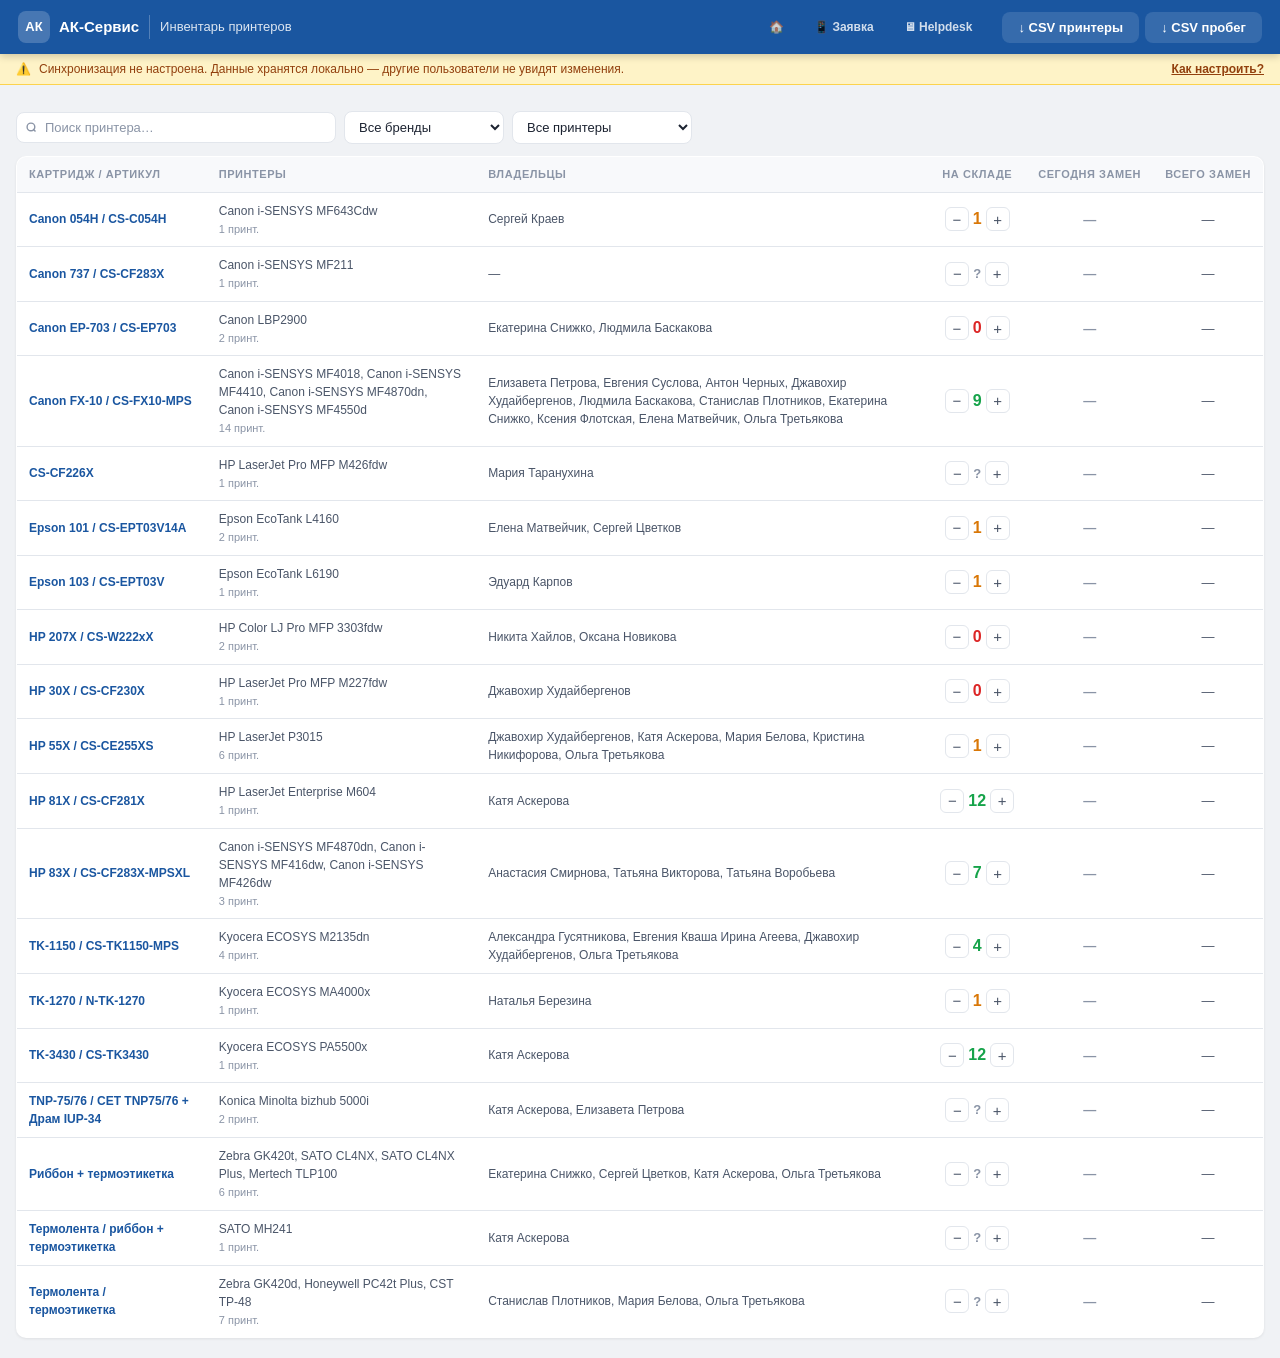
<file: local-helpdesk-project-v3_20/local-helpdesk-project-v3/inventory.html>
<!DOCTYPE html>
<html lang="ru">
<head>
<meta charset="UTF-8">
<meta name="viewport" content="width=device-width,initial-scale=1.0">
<title>Инвентарь — АК-Сервис</title>
<link rel="stylesheet" href="css/main.css">
</head>
<body>

<div class="hdr">
  <div class="logo"><div class="logo-icon">АК</div><span class="logo-text">АК-Сервис</span></div>
  <div class="hdr-sep"></div>
  <span class="hdr-title">Инвентарь принтеров</span>
  <div class="hdr-nav" style="margin-left:auto">
    <a href="index.html">🏠</a>
    <a href="tickets.html">📱 Заявка</a>
    <a href="helpdesk.html">🖥 Helpdesk</a>
  </div>
  <div style="display:flex;gap:6px;margin-left:8px">
    <button class="btn btn-ghost" id="btnExportPrinters">↓ CSV принтеры</button>
    <button class="btn btn-ghost" id="btnExportMileage">↓ CSV пробег</button>
  </div>
</div>

  <!-- Sync status banner -->
  <div id="syncBanner" style="display:none;background:#FEF3C7;border-bottom:1px solid #FCD34D;padding:6px 16px;font-size:12px;color:#92400E;display:flex;align-items:center;gap:8px">
    <span>⚠️</span>
    <span id="syncMsg">Синхронизация не настроена. Данные хранятся локально — другие пользователи не увидят изменения.</span>
    <a href="#" id="syncHelp" style="color:#92400E;font-weight:600;margin-left:auto;white-space:nowrap">Как настроить?</a>
  </div>

<div class="stats-row" id="invStats"></div>

<div class="toolbar">
  <div class="search-wrap" style="flex:1;max-width:320px">
    <svg viewBox="0 0 20 20" fill="none" stroke="currentColor" stroke-width="2"><circle cx="8.5" cy="8.5" r="5.5"/><path d="M15 15l-3.5-3.5"/></svg>
    <input class="search-input" id="invSearch" placeholder="Поиск принтера…" autocomplete="off">
  </div>
  <select class="search-input" id="invBrand" style="max-width:160px;padding-left:10px">
    <option value="all">Все бренды</option>
  </select>
  <select class="search-input" id="invFilter" style="max-width:180px;padding-left:10px">
    <option value="all">Все принтеры</option>
    <option value="low">⚠ Картриджей ≤ 2</option>
    <option value="zero">🔴 Нет картриджа</option>
    <option value="unk">❓ Не учтено</option>
  </select>
</div>

<div class="table-wrap">
  <table class="table" id="tblInv">
    <thead><tr>
      <th data-c="cartridge">Картридж / артикул</th>
      <th data-c="brand">Принтеры</th>
      <th data-c="owner">Владельцы</th>
      <th data-c="qty" style="text-align:center">На складе</th>
      <th data-c="today" style="text-align:center">Сегодня замен</th>
      <th data-c="total" style="text-align:center">Всего замен</th>
    </tr></thead>
    <tbody id="tbodyInv"></tbody>
  </table>
  <div class="empty-state" id="emptyInv" style="display:none">
    <svg viewBox="0 0 24 24" fill="none" stroke="currentColor" stroke-width="1.5"><path d="M9 12h6m-6 4h6m2 5H7a2 2 0 01-2-2V5a2 2 0 012-2h5.586a1 1 0 01.707.293l5.414 5.414a1 1 0 01.293.707V19a2 2 0 01-2 2z"/></svg>
    <p>Ничего не найдено</p>
  </div>
</div>

<script src="js/storage.js"></script>
<script src="js/ui.js"></script>
<script src="js/app.js"></script>
<script src="js/cartridges.js"></script>
<script src="js/mileage.js"></script>
<script>
let invSearch = '', invBrand = 'all', invFilter = 'all';
let sortC = 'id', sortD = 1;

Storage.init().then(() => App.loadData()).then(() => {
  // Populate brand filter
  const brands = [...new Set(App.state.printers.map(p => p.brand).filter(Boolean))].sort();
  const sel = document.getElementById('invBrand');
  brands.forEach(b => {
    const opt = document.createElement('option');
    opt.value = b; opt.textContent = b;
    sel.appendChild(opt);
  });
  renderStats();
  renderTable();
});

function renderStats() {
  const ps = App.state.printers;
  const zeroCnt = ps.filter(p => Storage.cart.get(p.id) === 0).length;
  const lowCnt  = ps.filter(p => { const c = Storage.cart.get(p.id); return c !== null && c > 0 && c <= 2; }).length;
  const reps    = Storage.replacements.all();
  const today   = new Date().toLocaleDateString('ru-RU');
  const todayN  = reps.filter(r => (r.created || '').startsWith(today)).reduce((s,r) => s+(r.qty||1), 0);
  document.getElementById('invStats').innerHTML =
    UI.statCard(ps.length, 'Принтеров') +
    UI.statCard(zeroCnt, 'Нет картриджа', 'var(--rd)') +
    UI.statCard(lowCnt, 'Критично ≤2', 'var(--am)') +
    UI.statCard(todayN, 'Замен сегодня', 'var(--gn)');
}

function getRows() {
  const q = invSearch.toLowerCase();
  return App.state.printers.filter(pr => {
    const cnt = Storage.cart.getByArticle(pr.cartridge);
    if (invBrand !== 'all' && pr.brand !== invBrand) return false;
    if (invFilter === 'low'  && !(cnt !== null && cnt > 0 && cnt <= 2)) return false;
    if (invFilter === 'zero' && cnt !== 0)   return false;
    if (invFilter === 'unk'  && cnt !== null) return false;
    if (q) return ['brand','model','location','owner','cartridge'].some(k => (pr[k]||'').toLowerCase().includes(q));
    return true;
  }).sort((a, b) => {
    let av, bv;
    if (sortC === 'id')    { av = a.id;      bv = b.id; }
    else if (sortC === 'qty')   { av = Storage.cart.get(a.id) ?? -1; bv = Storage.cart.get(b.id) ?? -1; }
    else if (sortC === 'total') { av = Storage.replacements.total(a.id); bv = Storage.replacements.total(b.id); }
    else { av = (a[sortC]||'').toLowerCase(); bv = (b[sortC]||'').toLowerCase(); }
    return av < bv ? -sortD : av > bv ? sortD : 0;
  });
}

function renderTable() {
  // Group printers by cartridge article
  const q = invSearch.toLowerCase();
  const articleMap = {};
  App.state.printers.forEach(pr => {
    const art = (pr.cartridge || '').trim();
    if (!art || art === '—') return;
    if (invBrand !== 'all' && pr.brand !== invBrand) return;
    if (!articleMap[art]) {
      articleMap[art] = { article: art, printers: [], cnt: Storage.cart.getByArticle(art) };
    }
    articleMap[art].printers.push(pr);
  });
  let rows = Object.values(articleMap).filter(row => {
    const cnt = row.cnt;
    if (invFilter === 'low'  && !(cnt !== null && cnt > 0 && cnt <= 2)) return false;
    if (invFilter === 'zero' && cnt !== 0)   return false;
    if (invFilter === 'unk'  && cnt !== null) return false;
    if (q) return row.article.toLowerCase().includes(q) ||
      row.printers.some(p => (p.brand+''+p.model).toLowerCase().includes(q) || (p.owner||'').toLowerCase().includes(q));
    return true;
  }).sort((a, b) => {
    let av, bv;
    if (sortC === 'qty') { av = a.cnt ?? -1; bv = b.cnt ?? -1; }
    else if (sortC === 'total') { av = Storage.replacements.totalByArticle(a.article); bv = Storage.replacements.totalByArticle(b.article); }
    else if (sortC === 'today') { av = Storage.replacements.todayByArticle(a.article); bv = Storage.replacements.todayByArticle(b.article); }
    else { av = a.article.toLowerCase(); bv = b.article.toLowerCase(); }
    return av < bv ? -sortD : av > bv ? sortD : 0;
  });

  document.getElementById('emptyInv').style.display = rows.length ? 'none' : 'block';
  document.getElementById('tblInv').style.display   = rows.length ? 'table' : 'none';
  document.getElementById('tbodyInv').innerHTML = rows.map(row => {
    const cnt    = row.cnt;
    const tod    = Storage.replacements.todayByArticle(row.article);
    const tot    = Storage.replacements.totalByArticle(row.article);
    const names  = [...new Set(row.printers.map(p => p.brand + ' ' + p.model))].join(', ');
    const owners = [...new Set(row.printers.map(p => p.owner).filter(Boolean))].join(', ');
    const safeId = row.article.replace(/[^a-zA-Z0-9]/g, '_');
    return `<tr>
      <td style="font-size:12px;font-weight:600;color:var(--accent)">${UI.esc(row.article)}</td>
      <td style="font-size:12px;color:var(--t2)">${UI.esc(names)}<div class="td-sub">${row.printers.length} принт.</div></td>
      <td style="font-size:12px;color:var(--t2)">${UI.esc(owners||'—')}</td>
      <td style="text-align:center">
        <div style="display:flex;align-items:center;justify-content:center;gap:4px">
          <button class="adj-btn" data-art="${UI.esc(row.article)}" data-d="-1">−</button>
          <span id="icc_${safeId}">${UI.stockHTML(cnt)}</span>
          <button class="adj-btn" data-art="${UI.esc(row.article)}" data-d="1">+</button>
        </div>
      </td>
      <td style="text-align:center;font-weight:600;color:${tod?'var(--accent)':'var(--t3)'}">${tod||'—'}</td>
      <td style="text-align:center;color:var(--t2)">${tot||'—'}</td>
    </tr>`;
  }).join('');
  document.getElementById('tbodyInv').querySelectorAll('.adj-btn').forEach(btn => {
    btn.addEventListener('click', () => {
      const art = btn.dataset.art;
      Storage.cart.adjustByArticle(art, +btn.dataset.d);
      const safeId = art.replace(/[^a-zA-Z0-9]/g, '_');
      const el = document.getElementById('icc_' + safeId);
      if (el) el.innerHTML = UI.stockHTML(Storage.cart.getByArticle(art));
    });
  });
}

// ── Sort ──────────────────────────────────────────────────────────────────────
UI.wireSortHeaders('tblInv', (c, d) => { sortC = c; sortD = d; renderTable(); });

// ── Filters ───────────────────────────────────────────────────────────────────
document.getElementById('invSearch').addEventListener('input', function () { invSearch = this.value; renderTable(); });
document.getElementById('invBrand').addEventListener('change', function ()  { invBrand = this.value;  renderTable(); });
document.getElementById('invFilter').addEventListener('change', function () { invFilter = this.value; renderTable(); });

// ── CSV exports ───────────────────────────────────────────────────────────────
document.getElementById('btnExportPrinters').addEventListener('click', () => {
  const headers = ['#','Бренд','Модель','Тип','Серийный','Расположение','Кабинет','Владелец','Картридж','На складе','Статус'];
  const rows = App.state.printers.map(pr => {
    const cnt = Storage.cart.getByArticle(pr.cartridge);
    // Normalize owner: replace newlines/semicolons with comma+space for clean CSV
    const owner = (pr.owner || '').replace(/[\n;]+/g, ', ').trim();
    return [pr.id, pr.brand, pr.model, pr.type, pr.serial, pr.location, pr.cabinet, owner, pr.cartridge, cnt === null ? 'н/д' : cnt, pr.status];
  });
  UI.downloadCsv(rows, headers, 'printers_' + new Date().toISOString().slice(0,10) + '.csv');
});

document.getElementById('btnExportMileage').addEventListener('click', Mileage.exportCsv);
</script>

  <!-- Sync setup modal -->
  <div id="syncSetupOverlay" style="display:none;position:fixed;inset:0;background:rgba(0,0,0,.6);z-index:500;display:none;align-items:center;justify-content:center;padding:20px">
    <div style="background:#fff;border-radius:14px;max-width:480px;width:100%;padding:24px;box-shadow:0 20px 60px rgba(0,0,0,.3)">
      <h2 style="font-size:17px;font-weight:700;margin-bottom:8px">Настройка общего склада</h2>
      <p style="font-size:13px;color:#4A5568;line-height:1.6;margin-bottom:16px">
        Для синхронизации остатков картриджей между всеми пользователями используется <b>JSONBin.io</b> — бесплатный облачный JSON-хостинг.
      </p>
      <ol style="font-size:13px;color:#4A5568;line-height:2;padding-left:18px;margin-bottom:16px">
        <li>Зарегистрируйтесь на <a href="https://jsonbin.io" target="_blank" style="color:#1A56A0">jsonbin.io</a></li>
        <li>Создайте новый Bin с содержимым: <code style="background:#F0F2F5;padding:2px 6px;border-radius:4px">{}</code></li>
        <li>Скопируйте <b>BIN ID</b> и <b>X-Master-Key</b></li>
        <li>Вставьте их ниже и нажмите Сохранить</li>
      </ol>
      <div style="display:flex;flex-direction:column;gap:8px;margin-bottom:16px">
        <input id="cfgBinId" placeholder="BIN ID (напр. 665abc123...)" style="padding:9px 12px;border:1.5px solid #E2E6EC;border-radius:8px;font-size:13px;font-family:inherit;outline:none">
        <input id="cfgApiKey" placeholder="X-Master-Key ($2b$10$...)" style="padding:9px 12px;border:1.5px solid #E2E6EC;border-radius:8px;font-size:13px;font-family:inherit;outline:none">
      </div>
      <div style="display:flex;gap:8px">
        <button id="cfgSave" style="flex:1;padding:10px;background:#1A56A0;color:#fff;border:none;border-radius:8px;font-size:14px;font-weight:600;cursor:pointer">Сохранить и синхронизировать</button>
        <button id="cfgClose" style="padding:10px 16px;background:#F0F2F5;border:none;border-radius:8px;font-size:14px;cursor:pointer">Отмена</button>
      </div>
      <div id="cfgStatus" style="margin-top:10px;font-size:12px;color:#4A5568"></div>
    </div>
  </div>
</body>
</html>
</file>
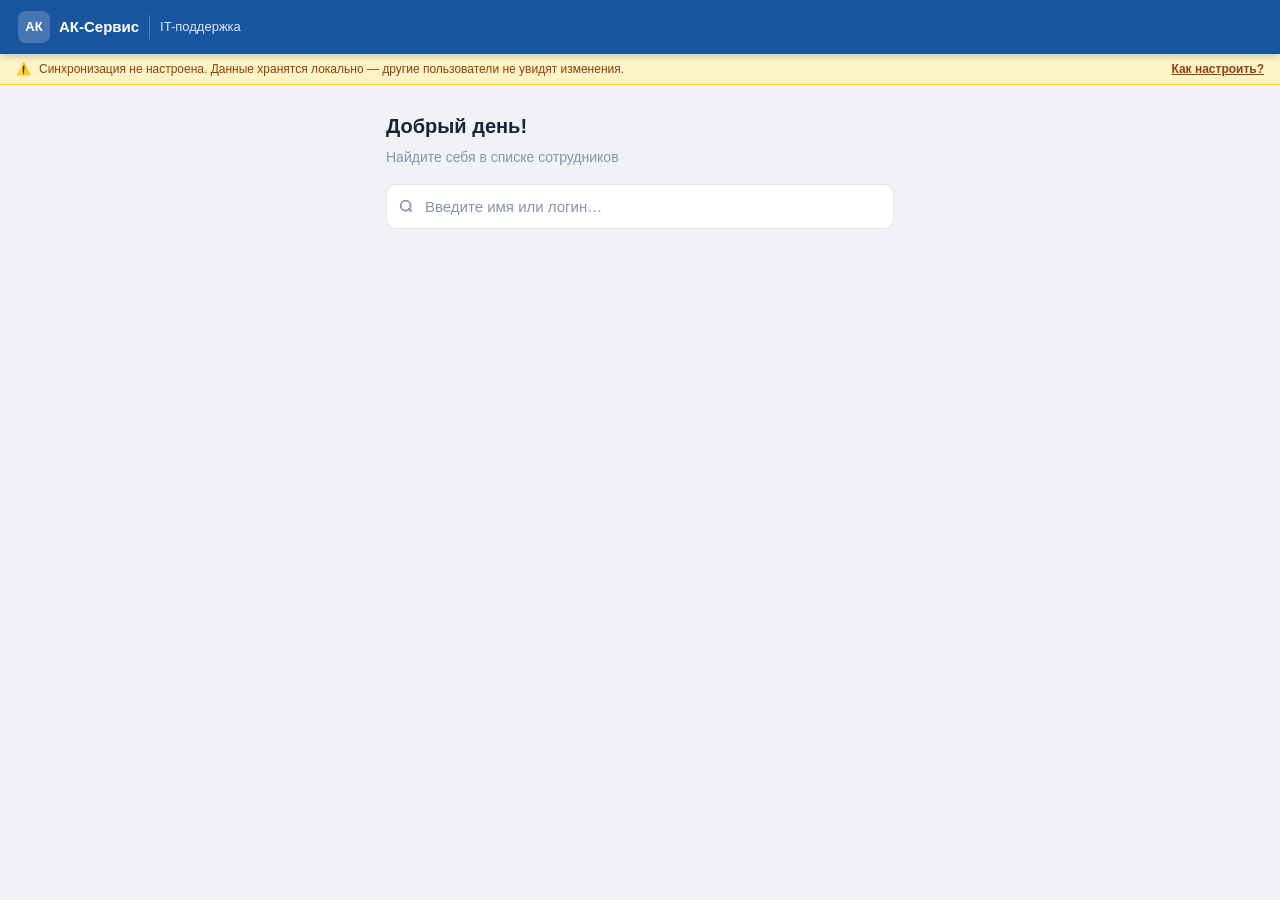
<file: local-helpdesk-project-v3_20/local-helpdesk-project-v3/tickets.html>
<!DOCTYPE html>
<html lang="ru">
<head>
<meta charset="UTF-8">
<meta name="viewport" content="width=device-width,initial-scale=1.0,maximum-scale=1.0">
<title>IT-заявка — АК-Сервис</title>
<link rel="stylesheet" href="css/main.css">
<style>
/* ── Mobile page styles ──────────────────────────────────────────────────────── */
.page{display:none;padding:14px 16px;max-width:540px;margin:0 auto}
.page.active{display:block}

/* Search */
.search-box{width:100%;padding:13px 12px 13px 38px;border:1.5px solid var(--bd);border-radius:var(--r);font-size:15px;color:var(--tx);background:var(--sf);outline:none;-webkit-appearance:none;font-family:var(--font)}
.search-box:focus{border-color:var(--accent);box-shadow:0 0 0 3px rgba(26,86,160,.1)}
.search-box::placeholder{color:var(--t3)}
.search-results{background:var(--sf);border:1.5px solid var(--bd);border-radius:var(--r);overflow:hidden;max-height:320px;overflow-y:auto}
.result-item{display:flex;align-items:center;gap:12px;padding:12px 14px;border-bottom:1px solid var(--bd);cursor:pointer;-webkit-tap-highlight-color:transparent;transition:background .1s}
.result-item:last-child{border-bottom:none}
.result-item:active{background:var(--bg)}
.ri-name{font-weight:600;font-size:14px}
.ri-info{font-size:12px;color:var(--t3);margin-top:1px}

/* Profile */
.profile-head{display:flex;align-items:center;gap:14px;margin-bottom:14px}
.profile-name{font-size:18px;font-weight:700;line-height:1.3}
.profile-position{font-size:13px;color:var(--accent);font-weight:500;margin-top:2px}
.profile-dept{font-size:12px;color:var(--t3);margin-top:1px}
.profile-divider{height:1px;background:var(--bd);margin:12px 0}
.info-grid{display:grid;grid-template-columns:1fr 1fr;gap:10px}
.info-item{background:var(--bg);border-radius:9px;padding:10px 12px}
.info-label{font-size:10px;color:var(--t3);font-weight:700;text-transform:uppercase;letter-spacing:.05em;margin-bottom:3px}
.info-val{font-size:13px;font-weight:600;color:var(--tx)}
.info-val.empty{color:var(--t3);font-weight:400;font-style:italic}

/* Category grid */
.cat-grid{display:grid;grid-template-columns:1fr 1fr;gap:10px;margin-bottom:14px}
.cat-btn{background:var(--sf);border:1.5px solid var(--bd);border-radius:var(--r);padding:14px 10px;text-align:center;cursor:pointer;-webkit-tap-highlight-color:transparent;transition:all .15s}
.cat-btn.active{border-color:var(--accent);background:var(--al);box-shadow:0 0 0 3px rgba(26,86,160,.1)}
.cat-icon{font-size:28px;margin-bottom:6px}
.cat-label{font-size:13px;font-weight:600;color:var(--tx);line-height:1.3}

/* Priority */
.prio-row{display:flex;gap:8px;margin-bottom:14px}
.prio-btn{flex:1;padding:10px 4px;border:1.5px solid var(--bd);border-radius:9px;text-align:center;font-size:13px;font-weight:600;cursor:pointer;-webkit-tap-highlight-color:transparent;font-family:var(--font);background:var(--sf);transition:all .15s}
.prio-btn.p-low.active{border-color:var(--gn);background:var(--gnb);color:#166534}
.prio-btn.p-mid.active{border-color:var(--am);background:var(--amb);color:#92400E}
.prio-btn.p-high.active{border-color:var(--rd);background:var(--rdb);color:#991B1B}

/* Textarea */
.desc-box{width:100%;min-height:110px;padding:12px;border:1.5px solid var(--bd);border-radius:var(--r);font-size:14px;font-family:var(--font);color:var(--tx);resize:vertical;outline:none;-webkit-appearance:none}
.desc-box:focus{border-color:var(--accent);box-shadow:0 0 0 3px rgba(26,86,160,.1)}
.char-count{text-align:right;font-size:12px;color:var(--t3);margin:4px 0 14px}

/* Tickets list */
.ticket-card{background:var(--sf);border:1.5px solid var(--bd);border-radius:var(--r);padding:13px 14px;margin-bottom:8px}
.my-tickets-title{font-size:16px;font-weight:700;margin-bottom:10px}

/* Buttons */
.submit-btn{width:100%;padding:15px;background:var(--accent);color:#fff;border:none;border-radius:var(--r);font-size:16px;font-weight:700;cursor:pointer;font-family:var(--font);margin-bottom:10px;-webkit-tap-highlight-color:transparent}
.submit-btn:active{background:#154a8a}
.back-btn{width:100%;padding:12px;background:none;color:var(--t2);border:1.5px solid var(--bd);border-radius:var(--r);font-size:15px;cursor:pointer;font-family:var(--font);-webkit-tap-highlight-color:transparent;margin-bottom:8px}
.error-msg{font-size:13px;color:var(--rd);margin-bottom:10px;padding:8px 12px;background:var(--rdb);border-radius:8px;display:none}

/* Sheet */
.sheet-overlay{position:fixed;inset:0;background:rgba(0,0,0,.5);z-index:300;display:flex;align-items:flex-end;justify-content:center}
.sheet{background:var(--sf);border-radius:16px 16px 0 0;width:100%;max-width:540px;max-height:88vh;overflow-y:auto;padding:20px 16px 32px}
.handle{width:36px;height:4px;background:var(--bd);border-radius:2px;margin:0 auto 16px}

.section-title{font-size:16px;font-weight:700;margin-bottom:10px}
.field-error{display:none}
</style>
</head>
<body>

<div class="hdr">
  <div class="logo"><div class="logo-icon">АК</div><span class="logo-text">АК-Сервис</span></div>
  <div class="hdr-sep"></div>
  <span class="hdr-title">IT-поддержка</span>
</div>
<div class="sync-warning" id="syncWarn" style="display:none">
  ⚠️ <div><b>Режим без синхронизации.</b> Данные сохраняются только в этом браузере. Настройте JSONBin в <code>js/storage.js</code> для общего склада.</div>
</div>

  <!-- Sync status banner -->
  <div id="syncBanner" style="display:none;background:#FEF3C7;border-bottom:1px solid #FCD34D;padding:6px 16px;font-size:12px;color:#92400E;display:flex;align-items:center;gap:8px">
    <span>⚠️</span>
    <span id="syncMsg">Синхронизация не настроена. Данные хранятся локально — другие пользователи не увидят изменения.</span>
    <a href="#" id="syncHelp" style="color:#92400E;font-weight:600;margin-left:auto;white-space:nowrap">Как настроить?</a>
  </div>

<!-- PAGE 1: ПОИСК -->
<div class="page active" id="pageSearch">
  <div style="margin:12px 0 6px;font-size:20px;font-weight:700">Добрый день!</div>
  <div style="color:var(--t3);font-size:14px;margin-bottom:16px">Найдите себя в списке сотрудников</div>
  <div style="position:relative;margin-bottom:12px">
    <svg style="position:absolute;left:12px;top:50%;transform:translateY(-50%);width:18px;height:18px;color:var(--t3)" viewBox="0 0 20 20" fill="none" stroke="currentColor" stroke-width="2"><circle cx="8.5" cy="8.5" r="5.5"/><path d="M15 15l-3.5-3.5"/></svg>
    <input class="search-box" id="empSearch" type="search" placeholder="Введите имя или логин…" autocomplete="off" autocorrect="off" spellcheck="false">
  </div>
  <div class="search-results" id="searchResults" style="display:none"></div>
</div>

<!-- PAGE 2: ФОРМА -->
<div class="page" id="pageForm">
  <!-- My tickets -->
  <div id="myTicketsSection"></div>

  <!-- My devices -->
  <div id="myDevicesSection" style="margin-bottom:14px"></div>

  <!-- My replacements history -->
  <div id="myReplacementsSection" style="margin-bottom:14px"></div>

  <!-- Profile -->
  <div class="card mb-4" id="profileCard"></div>

  <!-- Category -->
  <div class="section-title">Тип проблемы</div>
  <div class="cat-grid" id="catGrid">
    <div class="cat-btn" data-cat="Компьютер / ПК">     <div class="cat-icon">🖥️</div><div class="cat-label">Компьютер / ПК</div></div>
    <div class="cat-btn" data-cat="Принтер / МФУ">      <div class="cat-icon">🖨️</div><div class="cat-label">Принтер / МФУ</div></div>
    <div class="cat-btn" data-cat="Замена картриджа">   <div class="cat-icon">🖊️</div><div class="cat-label">Замена картриджа</div></div>
    <div class="cat-btn" data-cat="Интернет / Сеть">    <div class="cat-icon">🌐</div><div class="cat-label">Интернет / Сеть</div></div>
    <div class="cat-btn" data-cat="1С / ERP">           <div class="cat-icon">💾</div><div class="cat-label">1С / ERP</div></div>
    <div class="cat-btn" data-cat="Телефония">          <div class="cat-icon">📞</div><div class="cat-label">Телефония</div></div>
    <div class="cat-btn" data-cat="Учётная запись">     <div class="cat-icon">🔑</div><div class="cat-label">Учётная запись</div></div>
    <div class="cat-btn" data-cat="Другое">             <div class="cat-icon">❓</div><div class="cat-label">Другое</div></div>
  </div>

  <!-- Device -->
  <div id="deviceSection" style="display:none">
    <div class="section-title" id="deviceTitle">Устройство</div>
    <div id="deviceList"></div>
    <div style="height:12px"></div>
  </div>

  <!-- Priority -->
  <div class="section-title">Приоритет</div>
  <div class="prio-row">
    <button class="prio-btn p-low"  data-p="Низкий">🟢 Низкий</button>
    <button class="prio-btn p-mid active" data-p="Средний">🟡 Средний</button>
    <button class="prio-btn p-high" data-p="Высокий">🔴 Высокий</button>
  </div>

  <!-- Description -->
  <div class="section-title">Описание проблемы</div>
  <textarea class="desc-box" id="descBox" placeholder="Опишите что произошло, когда возникло, что пробовали делать…" maxlength="1000"></textarea>
  <div class="char-count"><span id="charLeft">0</span> / 1000</div>

  <div class="error-msg" id="formError"></div>
  <button class="submit-btn" id="submitBtn">📨 Отправить заявку</button>
  <button class="back-btn" id="btnMyTickets">📋 Посмотреть мои заявки</button>
  <button class="back-btn" id="btnBack">← Назад</button>
</div>

<!-- PAGE 3: УСПЕХ -->
<div class="page" id="pageSuccess">
  <div class="success-wrap">
    <div class="success-icon">✅</div>
    <h2 style="font-size:22px;font-weight:700;margin-bottom:10px">Заявка принята!</h2>
    <p style="color:var(--t2);line-height:1.6;margin-bottom:20px">Ваше обращение зарегистрировано и не потеряется.<br>Мы свяжемся с вами в ближайшее время.</p>
    <div class="ticket-num"><span>Номер заявки</span><b id="ticketNumDisplay"></b></div>
    <button class="submit-btn" id="btnViewTickets">📋 Мои заявки</button>
    <button class="back-btn" id="btnNewTicket">+ Новая заявка</button>
  </div>
</div>

<!-- PAGE 4: МОИ ЗАЯВКИ -->
<div class="page" id="pageMyTickets">
  <div style="display:flex;align-items:center;gap:10px;margin-bottom:14px">
    <button class="back-btn" style="width:auto;padding:8px 14px" id="btnBackToForm">←</button>
    <div style="flex:1">
      <div style="font-size:17px;font-weight:700" id="myTicketsHeader">Мои заявки</div>
      <div style="font-size:12px;color:var(--t3)" id="myTicketsSub"></div>
    </div>
  </div>
  <div class="pills" id="ticketPills">
    <button class="pill active" data-f="all">Все</button>
    <button class="pill" data-f="Новая">🔵 Новые</button>
    <button class="pill" data-f="В работе">🟡 В работе</button>
    <button class="pill" data-f="Решено">✅ Решено</button>
    <button class="pill" data-f="Закрыта">⬜ Закрыты</button>
  </div>
  <div style="height:12px"></div>
  <div id="myTicketsList"></div>
</div>

<!-- MODAL overlay -->
<div class="overlay" id="overlay" style="display:none"><div class="modal" id="modal"></div></div>
<!-- Bottom sheet -->
<div class="sheet-overlay" id="sheetOverlay" style="display:none"><div class="sheet" id="sheet"></div></div>

<script src="js/storage.js"></script>
<script src="js/ui.js"></script>
<script src="js/app.js"></script>
<script src="js/employees.js"></script>
<script src="js/tickets.js"></script>
<script src="js/printers.js"></script>
<script src="js/cartridges.js"></script>
<script src="js/devices.js"></script>
<script>
// ── State ─────────────────────────────────────────────────────────────────────
let selectedPerson = null;
let selectedCat    = null;
let selectedPrio   = 'Средний';
let myTicketsFilter = 'all';

// ── Init ──────────────────────────────────────────────────────────────────────
UI.modal.init();
UI.sheet.init();

Storage.init().then(() => App.loadData()).then(() => {
    document.getElementById('syncWarn').style.display = Storage.isConfigured() ? 'none' : 'flex';
  // Wire search
  document.getElementById('empSearch').addEventListener('input', function () {
    const q = this.value.trim();
    const res = document.getElementById('searchResults');
    if (q.length < 1) { res.style.display = 'none'; return; }
    const hits = Employees.search(q, App.state.employees);
    if (!hits.length) {
      res.innerHTML = '<div style="padding:16px;text-align:center;color:var(--t3)">Не найдено</div>';
    } else {
      res.innerHTML = hits.map((e, i) => `
        <div class="result-item" data-i="${i}">
          <div class="avatar" style="width:38px;height:38px;font-size:13px;background:${UI.avatarColor(e.name)}">${UI.initials(e.name)}</div>
          <div>
            <div class="ri-name">${UI.esc(e.name)}</div>
            <div class="ri-info">${UI.esc(e.dept || '—')}${e.login ? ' · ' + UI.esc(e.login) : ''}</div>
          </div>
        </div>`).join('');
      res.querySelectorAll('.result-item').forEach((el, i) => {
        el.addEventListener('click', () => selectPerson(hits[i]));
      });
    }
    res.style.display = 'block';
  });
});

// ── Select person ─────────────────────────────────────────────────────────────
function selectPerson(person) {
  selectedPerson = App.mergeOverride(person);
  selectedCat    = null;
  selectedPrio   = 'Средний';

  // Profile card
  document.getElementById('profileCard').innerHTML = Employees.profileCardHTML(selectedPerson);

  // My devices section
  Devices.renderSection('myDevicesSection', selectedPerson.name);

  // My replacements history
  renderMyReplacements(selectedPerson.name);

  // My tickets preview
  renderMyTicketsPreview();

  // Reset form
  document.querySelectorAll('.cat-btn').forEach(b => b.classList.remove('active'));
  document.querySelectorAll('.prio-btn').forEach(b => b.classList.remove('active'));
  document.querySelector('[data-p="Средний"]').classList.add('active');
  document.getElementById('descBox').value = '';
  document.getElementById('charLeft').textContent = '0';
  document.getElementById('formError').style.display = 'none';
  document.getElementById('deviceSection').style.display = 'none';
  Printers.reset();
  Cartridges.resetSelected();

  showPage('pageForm');
}

// ── My tickets preview (in form page) ─────────────────────────────────────────
function renderMyTicketsPreview() {
  if (!selectedPerson) return;
  const all = Storage.tickets.all().filter(t => t.name === selectedPerson.name);
  const sec = document.getElementById('myTicketsSection');
  if (!all.length) { sec.innerHTML = ''; return; }
  sec.innerHTML = `<div class="my-tickets-title">Мои заявки (${all.length})</div>
    <div style="margin-bottom:14px">
      ${all.slice(0, 3).map(t => `
        <div class="ticket-card" style="margin-bottom:8px">
          <div style="display:flex;align-items:center;justify-content:space-between;gap:8px;margin-bottom:4px">
            <span class="mono text-muted">${UI.esc(t.id)}</span>
            <span class="text-muted" style="font-size:11px">${UI.esc(t.created)}</span>
          </div>
          <div style="font-size:13px;font-weight:600;margin-bottom:4px">${UI.esc(t.category)}</div>
          ${UI.statusBadge(t.status)}
        </div>`).join('')}
      ${all.length > 3 ? `<div style="text-align:center;font-size:13px;color:var(--accent);cursor:pointer" id="showAllTickets">Показать все (${all.length}) →</div>` : ''}
    </div>`;
  document.getElementById('showAllTickets')?.addEventListener('click', showMyTicketsPage);
}

// ── Category selection ────────────────────────────────────────────────────────
document.getElementById('catGrid').querySelectorAll('.cat-btn').forEach(btn => {
  btn.addEventListener('click', () => {
    document.querySelectorAll('.cat-btn').forEach(b => b.classList.remove('active'));
    btn.classList.add('active');
    selectedCat = btn.dataset.cat;
    handleCatSelect(selectedCat);
  });
});

function handleCatSelect(cat) {
  const section = document.getElementById('deviceSection');
  const name = selectedPerson?.name || '';

  if (cat === 'Замена картриджа') {
    const mine = App.printersForEmployee(name, cat);
    if (!mine.length) { section.style.display = 'none'; return; }
    section.style.display = 'block';
    document.getElementById('deviceTitle').textContent = 'Принтер для замены';
    Cartridges.resetSelected();
    Cartridges.renderReplaceCards('deviceList', mine, name);
  } else if (cat === 'Принтер / МФУ' || cat === 'Принтер этикеток') {
    const mine = App.printersForEmployee(name, cat);
    if (!mine.length) { section.style.display = 'none'; return; }
    section.style.display = 'block';
    document.getElementById('deviceTitle').textContent = 'Устройство';
    Printers.reset();
    Printers.renderList('deviceList', cat, name);
  } else if (cat === 'Компьютер / ПК' || cat === 'Интернет / Сеть') {
    section.style.display = 'block';
    document.getElementById('deviceTitle').textContent = 'Компьютер';
    const p = selectedPerson;
    const devices = [];
    if (p?.computer) devices.push({ icon:'💻', name: p.computer, sub: 'Рабочий компьютер' });
    devices.push({ icon:'💻', name: 'Другой компьютер', sub: 'Укажите в описании' });
    Printers.reset();
    Printers.renderSimple('deviceList', devices);
  } else {
    section.style.display = 'none';
    Printers.reset();
    Cartridges.resetSelected();
  }
}

// ── Priority ──────────────────────────────────────────────────────────────────
document.querySelectorAll('.prio-btn').forEach(btn => {
  btn.addEventListener('click', () => {
    document.querySelectorAll('.prio-btn').forEach(b => b.classList.remove('active'));
    btn.classList.add('active');
    selectedPrio = btn.dataset.p;
  });
});

// ── Description ───────────────────────────────────────────────────────────────
document.getElementById('descBox').addEventListener('input', function () {
  document.getElementById('charLeft').textContent = this.value.length;
});

// ── Submit ────────────────────────────────────────────────────────────────────
document.getElementById('submitBtn').addEventListener('click', () => {
  const desc  = document.getElementById('descBox').value.trim();
  const err   = document.getElementById('formError');
  if (!selectedCat) { showError(err, 'Выберите тип проблемы'); return; }
  if (!desc)        { showError(err, 'Опишите проблему — это поможет решить её быстрее'); return; }
  err.style.display = 'none';

  const device = Cartridges.getSelectedDevice() || Printers.selected() || '';
  const ticket = Tickets.create({ person: selectedPerson, category: selectedCat, device, priority: selectedPrio, description: desc });

  renderMyTicketsPreview();
  document.getElementById('ticketNumDisplay').textContent = ticket.id;
  showPage('pageSuccess');
});

function showError(el, msg) { el.textContent = msg; el.style.display = 'block'; }

// ── My tickets page ───────────────────────────────────────────────────────────
function showMyTicketsPage() {
  if (!selectedPerson) return;
  document.getElementById('myTicketsHeader').textContent = 'Мои заявки';
  document.getElementById('myTicketsSub').textContent = selectedPerson.name;
  myTicketsFilter = 'all';
  document.querySelectorAll('#ticketPills .pill').forEach(p => p.classList.remove('active'));
  document.querySelector('#ticketPills [data-f="all"]').classList.add('active');
  renderMyTicketsList();
  showPage('pageMyTickets');
}

function renderMyTicketsList() {
  Tickets.renderUserList({
    containerId: 'myTicketsList',
    personName: selectedPerson?.name || '',
    filterStatus: myTicketsFilter,
    onDetail: openTicketDetail,
    onDuplicate: duplicateTicket,
  });
}

function openTicketDetail(t) {
  const statusMap = { 'Новая':'🔵 Новая', 'В работе':'🟡 В работе', 'Решено':'✅ Решено', 'Закрыта':'⬜ Закрыта' };
  UI.sheet.open(`
    <div style="display:flex;align-items:center;justify-content:space-between;margin-bottom:12px">
      <div style="font-size:16px;font-weight:700">Заявка ${UI.esc(t.id)}</div>
      <button onclick="document.getElementById('sheetOverlay').style.display='none'" style="background:none;border:none;font-size:22px;cursor:pointer;color:var(--t3)">✕</button>
    </div>
    <div style="margin-bottom:14px">${UI.statusBadge(t.status)}</div>
    ${UI.modalRow('Дата', t.created)}
    ${UI.modalRow('Категория', t.category)}
    ${UI.modalRow('Устройство', t.device)}
    ${UI.modalRow('Приоритет', t.priority)}
    <div style="margin-top:8px"><div class="modal-label">Описание</div><div class="modal-desc">${UI.esc(t.description)}</div></div>
    <button class="submit-btn" style="margin-top:16px" onclick="document.getElementById('sheetOverlay').style.display='none'">Закрыть</button>`);
}

function duplicateTicket(t) {
  document.getElementById('descBox').value = t.description;
  document.getElementById('charLeft').textContent = t.description.length;
  selectedPrio = t.priority;
  document.querySelectorAll('.prio-btn').forEach(b => {
    b.classList.toggle('active', b.dataset.p === t.priority);
  });
  document.querySelectorAll('.cat-btn').forEach(b => {
    b.classList.toggle('active', b.dataset.cat === t.category);
  });
  selectedCat = t.category;
  handleCatSelect(t.category);
  showPage('pageForm');
  window.scrollTo(0, 0);
}

// ── Pill filter (my tickets page) ─────────────────────────────────────────────
document.getElementById('ticketPills').querySelectorAll('.pill').forEach(p => {
  p.addEventListener('click', () => {
    document.querySelectorAll('#ticketPills .pill').forEach(x => x.classList.remove('active'));
    p.classList.add('active');
    myTicketsFilter = p.dataset.f;
    renderMyTicketsList();
  });
});

// ── Navigation ────────────────────────────────────────────────────────────────
document.getElementById('btnBack').addEventListener('click', () => {
  selectedPerson = null;
  document.getElementById('empSearch').value = '';
  document.getElementById('searchResults').style.display = 'none';
  showPage('pageSearch');
});
document.getElementById('btnBackToForm').addEventListener('click', () => {
  showPage('pageForm');
  if (selectedPerson) Devices.renderSection('myDevicesSection', selectedPerson.name);
});
document.getElementById('btnMyTickets').addEventListener('click', showMyTicketsPage);
document.getElementById('btnViewTickets').addEventListener('click', showMyTicketsPage);
document.getElementById('btnNewTicket').addEventListener('click', () => {
  document.getElementById('empSearch').value = '';
  document.getElementById('searchResults').style.display = 'none';
  showPage('pageSearch');
});

// ── My replacements history ──────────────────────────────────────────────────
function renderMyReplacements(personName) {
  const sec = document.getElementById('myReplacementsSection');
  if (!sec) return;
  const reps = Storage.replacements.all()
    .filter(r => r.person === personName)
    .slice(0, 20);

  if (!reps.length) { sec.innerHTML = ''; return; }

  sec.innerHTML = `
    <div style="display:flex;align-items:center;justify-content:space-between;margin-bottom:10px">
      <div style="font-size:16px;font-weight:700">История замен картриджей
        <span style="font-size:13px;color:var(--t3);font-weight:400;margin-left:6px">(${reps.length})</span>
      </div>
    </div>
    <div style="background:#fff;border:1.5px solid var(--bd);border-radius:var(--r);overflow:hidden">
      ${reps.map(r => `
        <div style="display:flex;align-items:flex-start;gap:10px;padding:10px 13px;border-bottom:1px solid var(--bd)">
          <div style="font-size:18px;flex-shrink:0">🖨️</div>
          <div style="flex:1;min-width:0">
            <div style="font-size:13px;font-weight:600">${UI.esc(r.printerName || '—')}</div>
            <div style="font-size:11px;color:var(--accent);margin-top:1px">${UI.esc(r.cartridge || '—')}</div>
            ${r.location ? `<div style="font-size:11px;color:var(--t3)">📍 ${UI.esc(r.location)}</div>` : ''}
          </div>
          <div style="text-align:right;flex-shrink:0">
            <div style="font-size:11px;color:var(--t3)">${UI.esc(r.created || '')}</div>
            <div style="font-size:12px;font-weight:600;color:var(--gn);margin-top:2px">−${r.qty || 1} шт.</div>
          </div>
        </div>`).join('')}
    </div>`;
}

function showPage(id) {
  document.querySelectorAll('.page').forEach(p => p.classList.remove('active'));
  document.getElementById(id).classList.add('active');
  window.scrollTo(0, 0);
}
</script>

  <!-- Sync setup modal -->
  <div id="syncSetupOverlay" style="display:none;position:fixed;inset:0;background:rgba(0,0,0,.6);z-index:500;display:none;align-items:center;justify-content:center;padding:20px">
    <div style="background:#fff;border-radius:14px;max-width:480px;width:100%;padding:24px;box-shadow:0 20px 60px rgba(0,0,0,.3)">
      <h2 style="font-size:17px;font-weight:700;margin-bottom:8px">Настройка общего склада</h2>
      <p style="font-size:13px;color:#4A5568;line-height:1.6;margin-bottom:16px">
        Для синхронизации остатков картриджей между всеми пользователями используется <b>JSONBin.io</b> — бесплатный облачный JSON-хостинг.
      </p>
      <ol style="font-size:13px;color:#4A5568;line-height:2;padding-left:18px;margin-bottom:16px">
        <li>Зарегистрируйтесь на <a href="https://jsonbin.io" target="_blank" style="color:#1A56A0">jsonbin.io</a></li>
        <li>Создайте новый Bin с содержимым: <code style="background:#F0F2F5;padding:2px 6px;border-radius:4px">{}</code></li>
        <li>Скопируйте <b>BIN ID</b> и <b>X-Master-Key</b></li>
        <li>Вставьте их ниже и нажмите Сохранить</li>
      </ol>
      <div style="display:flex;flex-direction:column;gap:8px;margin-bottom:16px">
        <input id="cfgBinId" placeholder="BIN ID (напр. 665abc123...)" style="padding:9px 12px;border:1.5px solid #E2E6EC;border-radius:8px;font-size:13px;font-family:inherit;outline:none">
        <input id="cfgApiKey" placeholder="X-Master-Key ($2b$10$...)" style="padding:9px 12px;border:1.5px solid #E2E6EC;border-radius:8px;font-size:13px;font-family:inherit;outline:none">
      </div>
      <div style="display:flex;gap:8px">
        <button id="cfgSave" style="flex:1;padding:10px;background:#1A56A0;color:#fff;border:none;border-radius:8px;font-size:14px;font-weight:600;cursor:pointer">Сохранить и синхронизировать</button>
        <button id="cfgClose" style="padding:10px 16px;background:#F0F2F5;border:none;border-radius:8px;font-size:14px;cursor:pointer">Отмена</button>
      </div>
      <div id="cfgStatus" style="margin-top:10px;font-size:12px;color:#4A5568"></div>
    </div>
  </div>
</body>
</html>
</file>
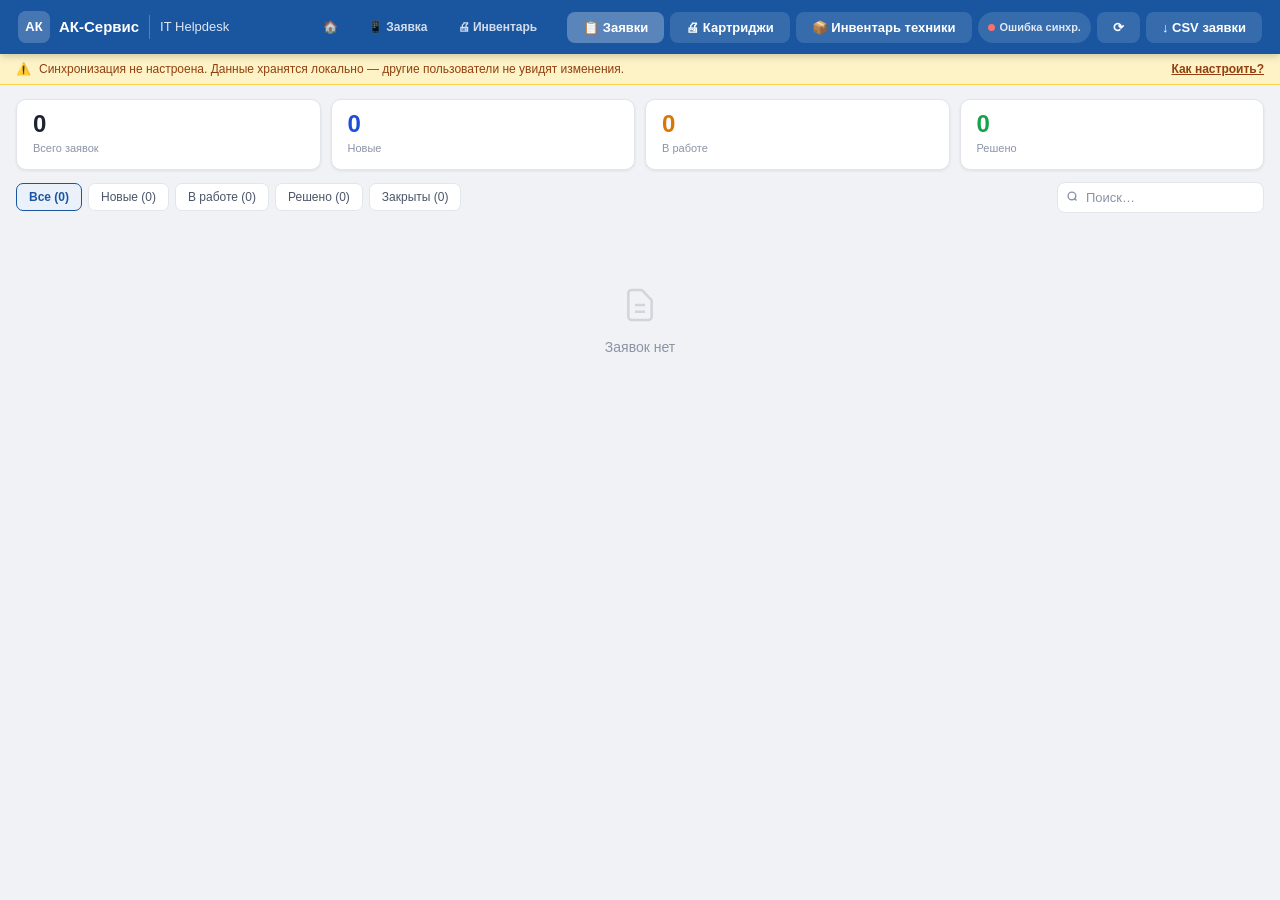
<file: local-helpdesk-project-v3_29/local-helpdesk-project-v3/helpdesk.html>
<!DOCTYPE html>
<html lang="ru">
<head>
<meta charset="UTF-8">
<meta name="viewport" content="width=device-width,initial-scale=1.0">
<title>IT Helpdesk — АК-Сервис</title>
<link rel="stylesheet" href="css/main.css">
<style>
.tab-pane{display:none}
.tab-pane.active{display:block}
</style>
</head>
<body>

<div class="hdr">
  <div class="logo"><div class="logo-icon">АК</div><span class="logo-text">АК-Сервис</span></div>
  <div class="hdr-sep"></div>
  <span class="hdr-title">IT Helpdesk</span>
  <div class="hdr-nav" style="margin-left:auto">
    <a href="index.html">🏠</a>
    <a href="tickets.html">📱 Заявка</a>
    <a href="inventory.html">🖨 Инвентарь</a>
  </div>
  <div style="display:flex;gap:6px;margin-left:8px;flex-wrap:wrap">
    <button class="btn btn-ghost active" id="tabTicketsBtn">📋 Заявки</button>
    <button class="btn btn-ghost" id="tabCartBtn">🖨 Картриджи</button>
    <button class="btn btn-ghost" id="tabDevBtn">📦 Инвентарь техники</button>
    <span class="sync-badge" id="syncBadge"><span class="sync-dot" id="syncDot"></span><span id="syncLabel">Нет синхр.</span></span>
    <button class="btn btn-ghost" id="btnRefresh">⟳</button>
    <button class="btn btn-ghost" id="btnCsv">↓ CSV заявки</button>
  </div>
</div>

  <!-- Sync status banner -->
  <div id="syncBanner" style="display:none;background:#FEF3C7;border-bottom:1px solid #FCD34D;padding:6px 16px;font-size:12px;color:#92400E;display:flex;align-items:center;gap:8px">
    <span>⚠️</span>
    <span id="syncMsg">Синхронизация не настроена. Данные хранятся локально — другие пользователи не увидят изменения.</span>
    <a href="#" id="syncHelp" style="color:#92400E;font-weight:600;margin-left:auto;white-space:nowrap">Как настроить?</a>
  </div>

<!-- TICKETS TAB -->
<div class="tab-pane active" id="paneTickets">
  <div class="stats-row" id="statsRow"></div>
  <div class="toolbar">
    <div class="filter-group" id="filterBtns">
      <button class="filter-btn active" data-s="all">Все</button>
      <button class="filter-btn" data-s="Новая">Новые</button>
      <button class="filter-btn" data-s="В работе">В работе</button>
      <button class="filter-btn" data-s="Решено">Решено</button>
      <button class="filter-btn" data-s="Закрыта">Закрыты</button>
    </div>
    <div class="search-wrap">
      <svg viewBox="0 0 20 20" fill="none" stroke="currentColor" stroke-width="2"><circle cx="8.5" cy="8.5" r="5.5"/><path d="M15 15l-3.5-3.5"/></svg>
      <input class="search-input" id="hdSearch" placeholder="Поиск…" autocomplete="off">
    </div>
  </div>
  <div class="table-wrap">
    <table class="table" id="tblTickets">
      <thead><tr>
        <th data-c="id">№</th>
        <th data-c="created">Дата</th>
        <th data-c="name">Сотрудник</th>
        <th data-c="category">Категория</th>
        <th data-c="priority">Приоритет</th>
        <th data-c="description">Описание</th>
        <th data-c="status">Статус</th>
      </tr></thead>
      <tbody id="tbodyTickets"></tbody>
    </table>
    <div class="empty-state" id="emptyTickets" style="display:none">
      <svg viewBox="0 0 24 24" fill="none" stroke="currentColor" stroke-width="1.5"><path d="M9 12h6m-6 4h6m2 5H7a2 2 0 01-2-2V5a2 2 0 012-2h5.586a1 1 0 01.707.293l5.414 5.414a1 1 0 01.293.707V19a2 2 0 01-2 2z"/></svg>
      <p>Заявок нет</p>
    </div>
  </div>
</div>

<!-- CART TAB -->
<div class="tab-pane" id="paneCart">
  <div class="stats-row" id="cartStatsRow"></div>
  <div class="toolbar">
    <div class="search-wrap" style="flex:1;max-width:280px">
      <svg viewBox="0 0 20 20" fill="none" stroke="currentColor" stroke-width="2"><circle cx="8.5" cy="8.5" r="5.5"/><path d="M15 15l-3.5-3.5"/></svg>
      <input class="search-input" id="cartSearch" placeholder="Поиск принтера…" autocomplete="off">
    </div>
    <select class="search-input" id="cartFilter" style="max-width:200px;padding-left:10px">
      <option value="all">Все принтеры</option>
      <option value="low">⚠ Остаток ≤ 2</option>
      <option value="zero">🔴 Нет на складе</option>
      <option value="unk">❓ Не учтено</option>
    </select>
    <button class="btn btn-secondary" id="btnCartCsv">↓ CSV склад</button>
  </div>
  <div class="table-wrap">
    <table class="table" id="tblCart">
      <thead><tr>
        <th>Картридж / артикул</th><th>Принтеры</th><th>Владельцы</th>
        <th style="text-align:center">На складе</th>
        <th style="text-align:center">Сегодня</th>
        <th style="text-align:center">Всего замен</th>
      </tr></thead>
      <tbody id="tbodyCart"></tbody>
    </table>
  </div>
  <div class="p-4">
    <div style="font-size:15px;font-weight:700;margin-bottom:12px">Журнал замен</div>
    <table class="table" id="tblRep" style="display:none">
      <thead><tr>
        <th>Дата</th><th>Сотрудник</th><th>Принтер</th><th>Картридж</th>
        <th style="text-align:center">Кол-во</th>
      </tr></thead>
      <tbody id="tbodyRep"></tbody>
    </table>
    <div class="empty-state" id="emptyRep">
      <svg viewBox="0 0 24 24" fill="none" stroke="currentColor" stroke-width="1.5"><path d="M9 12h6m-6 4h6m2 5H7a2 2 0 01-2-2V5a2 2 0 012-2h5.586a1 1 0 01.707.293l5.414 5.414a1 1 0 01.293.707V19a2 2 0 01-2 2z"/></svg>
      <p>Замен ещё не было</p>
    </div>
  </div>
</div>

<!-- DEVICES PANE -->
<div class="tab-pane" id="paneDevices">
  <div class="toolbar">
    <div class="search-wrap" style="flex:1;max-width:320px">
      <svg viewBox="0 0 20 20" fill="none" stroke="currentColor" stroke-width="2"><circle cx="8.5" cy="8.5" r="5.5"/><path d="M15 15l-3.5-3.5"/></svg>
      <input class="search-input" id="devSearch" placeholder="Поиск по сотруднику, модели…" autocomplete="off">
    </div>
    <select class="search-input" id="devTypeFilter" style="max-width:200px;padding-left:10px">
      <option value="all">Все типы</option>
    </select>
    <button class="btn btn-secondary" id="btnExportDevices">↓ CSV инвентарь</button>
  </div>
  <div class="stats-row" id="devStats" style="margin-bottom:0"></div>
  <div class="table-wrap" style="margin-top:14px">
    <table class="table" id="tblDevices">
      <thead><tr>
        <th>Тип</th>
        <th>Устройство</th>
        <th>Серийный №</th>
        <th>Инв. №</th>
        <th>Сотрудник</th>
        <th>Расположение</th>
        <th>Примечание</th>
        <th>Добавлено</th>
      </tr></thead>
      <tbody id="tbodyDevices"></tbody>
    </table>
    <div class="empty-state" id="emptyDevices">
      <svg viewBox="0 0 24 24" fill="none" stroke="currentColor" stroke-width="1.5"><path d="M9 17V7m0 10a2 2 0 01-2 2H5a2 2 0 01-2-2V7a2 2 0 012-2h2a2 2 0 012 2m0 10a2 2 0 002 2h2a2 2 0 002-2M9 7a2 2 0 012-2h2a2 2 0 012 2m0 10V7"/></svg>
      <p>Техника ещё не добавлена сотрудниками</p>
    </div>
  </div>
</div>

<!-- MODAL -->
<div class="overlay" id="overlay" style="display:none"><div class="modal" id="modal"></div></div>

<script src="js/storage.js"></script>
<script src="js/ui.js"></script>
<script src="js/app.js"></script>
<script src="js/employees.js"></script>
<script src="js/tickets.js"></script>
<script src="js/cartridges.js"></script>
<script src="js/devices.js"></script>
<script src="js/sla.js"></script>
<script>
// ── State ─────────────────────────────────────────────────────────────────────
let curTab = 'tickets', fStatus = 'all', fSearch = '', sortC = 'ts', sortD = -1;
let cartSrch = '', cartFil = 'all', devSearch = '', devTypeFil = 'all';

// ── Init ──────────────────────────────────────────────────────────────────────
UI.modal.init();

Storage.init().then(() => App.loadData()).then(() => {
  // Populate device type filter
  const sel = document.getElementById('devTypeFilter');
  Devices.TYPES.forEach(t => {
    const opt = document.createElement('option');
    opt.value = t.id; opt.textContent = t.icon + ' ' + t.label;
    sel.appendChild(opt);
  });
  renderAll();
  setInterval(() => { if (curTab==='cart') renderCart(); else if (curTab==='devices') renderDevicesTab(); else renderAll(); }, 30000);
});

// ── Sync indicator ────────────────────────────────────────────────────────────
function updateSyncBadge(state) {
  const dot = document.getElementById('syncDot');
  const lbl = document.getElementById('syncLabel');
  if (!dot || !lbl) return;
  if (!Storage.isConfigured()) { dot.className='sync-dot err'; lbl.textContent='Не настроено'; return; }
  if (state==='syncing') { dot.className='sync-dot spin'; lbl.textContent='Синхронизация…'; }
  else if (state==='error') { dot.className='sync-dot err'; lbl.textContent='Ошибка синхр.'; }
  else { dot.className='sync-dot ok'; lbl.textContent='Синхр. '+new Date().toLocaleTimeString('ru-RU',{hour:'2-digit',minute:'2-digit'}); }
}
updateSyncBadge(Storage.isConfigured() ? 'ok' : 'err');
Storage.onSync(state => {
  updateSyncBadge(state);
  if (curTab==='cart') renderCart();
  else if (curTab==='devices') renderDevicesTab();
  else renderAll();
});

// ── Tab switching ─────────────────────────────────────────────────────────────
function switchTab(tab) {
  curTab = tab;
  ['paneTickets','paneCart','paneDevices'].forEach(id => {
    const el = document.getElementById(id);
    if (el) el.classList.remove('active');
  });
  const paneMap = { tickets:'paneTickets', cart:'paneCart', devices:'paneDevices' };
  const pane = document.getElementById(paneMap[tab]);
  if (pane) pane.classList.add('active');

  ['tabTicketsBtn','tabCartBtn','tabDevBtn'].forEach(id => {
    const el = document.getElementById(id);
    if (el) el.classList.remove('active');
  });
  const btnMap = { tickets:'tabTicketsBtn', cart:'tabCartBtn', devices:'tabDevBtn' };
  const btn = document.getElementById(btnMap[tab]);
  if (btn) btn.classList.add('active');

  if (tab==='cart') renderCart();
  else if (tab==='devices') renderDevicesTab();
  else renderAll();
}

document.getElementById('tabTicketsBtn').addEventListener('click', () => switchTab('tickets'));
document.getElementById('tabCartBtn').addEventListener('click',    () => switchTab('cart'));
document.getElementById('tabDevBtn').addEventListener('click',     () => switchTab('devices'));
document.getElementById('btnRefresh').addEventListener('click', () => {
  if (curTab==='cart') renderCart();
  else if (curTab==='devices') renderDevicesTab();
  else renderAll();
});
(function(){var _el=document.getElementById('btnCsv');if(_el)_el.addEventListener('click',Tickets.exportCsv);})();
(function(){var _el=document.getElementById('btnCartCsv');if(_el)_el.addEventListener('click',Cartridges.exportStockCsv);})();
(function(){var _el=document.getElementById('btnExportDevices');if(_el)_el.addEventListener('click',Devices.exportCsv);})();

// ── Tickets tab ───────────────────────────────────────────────────────────────
function renderAll() {
  const ts = Storage.tickets.all();
  const n = ts.filter(t=>t.status==='Новая').length;
  const w = ts.filter(t=>t.status==='В работе').length;
  const d = ts.filter(t=>t.status==='Решено').length;
  document.getElementById('statsRow').innerHTML =
    UI.statCard(ts.length,'Всего заявок') +
    UI.statCard(n,'Новые','#1D4ED8') +
    UI.statCard(w,'В работе','var(--am)') +
    UI.statCard(d,'Решено','var(--gn)');
  Tickets.renderTable({
    tbodyId:'tbodyTickets', emptyId:'emptyTickets', tableId:'tblTickets',
    onRowClick: t => Tickets.openDetailModal(t, renderAll, renderAll),
  });
  Tickets.updateFilterCounts('filterBtns');
}

UI.wireFilterGroup('filterBtns', s => { Tickets.setFilter(s); renderAll(); });
document.getElementById('hdSearch').addEventListener('input', function() { Tickets.setSearch(this.value); renderAll(); });
UI.wireSortHeaders('tblTickets', (c,d) => { Tickets.setSort(c,d); renderAll(); });

// ── Cart tab ──────────────────────────────────────────────────────────────────
function renderCart() {
  Cartridges.renderCartStats('cartStatsRow');
  Cartridges.renderStockTable({ tbodyId:'tbodyCart', searchQ:cartSrch, filter:cartFil });
  Cartridges.renderRepLog({ tbodyId:'tbodyRep', tableId:'tblRep', emptyId:'emptyRep' });
}
document.getElementById('cartSearch').addEventListener('input', function() { cartSrch=this.value; Cartridges.renderStockTable({tbodyId:'tbodyCart',searchQ:cartSrch,filter:cartFil}); });
document.getElementById('cartFilter').addEventListener('change', function() { cartFil=this.value; Cartridges.renderStockTable({tbodyId:'tbodyCart',searchQ:cartSrch,filter:cartFil}); });

// ── Devices tab ───────────────────────────────────────────────────────────────
function renderDevicesTab() {
  const all = Storage.devices.all();
  const byType = {};
  all.forEach(d => { byType[d.type]=(byType[d.type]||0)+1; });
  const topTypes = Object.entries(byType).sort((a,b)=>b[1]-a[1]).slice(0,3);
  document.getElementById('devStats').innerHTML =
    UI.statCard(all.length,'Всего устройств') +
    topTypes.map(([type,cnt]) => {
      const t = Devices.TYPES.find(x=>x.id===type)||{icon:'🔧',label:type};
      return UI.statCard(cnt, t.label);
    }).join('');

  const q = devSearch.toLowerCase();
  const rows = all.filter(d => {
    if (devTypeFil!=='all' && d.type!==devTypeFil) return false;
    if (q) return ['owner','brand','model','serial','inv','location'].some(k=>(d[k]||'').toLowerCase().includes(q));
    return true;
  });

  document.getElementById('emptyDevices').style.display = rows.length ? 'none' : 'block';
  document.getElementById('tblDevices').style.display   = rows.length ? 'table' : 'none';
  document.getElementById('tbodyDevices').innerHTML = rows.map(d => {
    const t = Devices.TYPES.find(x=>x.id===d.type)||{icon:'🔧',label:d.type||'Другое'};
    return `<tr>
      <td><span style="font-size:16px">${t.icon}</span> <span style="font-size:12px;color:var(--t2)">${UI.esc(t.label)}</span></td>
      <td><div class="td-name">${UI.esc(d.brand||'')} ${UI.esc(d.model||'')}</div></td>
      <td class="mono" style="font-size:12px;color:var(--t2)">${UI.esc(d.serial||'—')}</td>
      <td class="mono" style="font-size:12px;color:var(--t2)">${UI.esc(d.inv||'—')}</td>
      <td style="font-size:13px;font-weight:600">${UI.esc(d.owner||'—')}</td>
      <td style="font-size:12px;color:var(--t2)">${UI.esc(d.location||'—')}</td>
      <td style="font-size:12px;color:var(--t2);max-width:160px;overflow:hidden;text-overflow:ellipsis;white-space:nowrap" title="${UI.esc(d.note||'')}">${UI.esc(d.note||'—')}</td>
      <td style="font-size:11px;color:var(--t3);white-space:nowrap">${UI.esc(d.added||'')}</td>
    </tr>`;
  }).join('');
}
document.getElementById('devSearch').addEventListener('input', function() { devSearch=this.value; renderDevicesTab(); });
document.getElementById('devTypeFilter').addEventListener('change', function() { devTypeFil=this.value; renderDevicesTab(); });
</script>

  <!-- Sync setup modal -->
  <div id="syncSetupOverlay" style="display:none;position:fixed;inset:0;background:rgba(0,0,0,.6);z-index:500;display:none;align-items:center;justify-content:center;padding:20px">
    <div style="background:#fff;border-radius:14px;max-width:480px;width:100%;padding:24px;box-shadow:0 20px 60px rgba(0,0,0,.3)">
      <h2 style="font-size:17px;font-weight:700;margin-bottom:8px">Настройка общего склада</h2>
      <p style="font-size:13px;color:#4A5568;line-height:1.6;margin-bottom:16px">
        Для синхронизации остатков картриджей между всеми пользователями используется <b>JSONBin.io</b> — бесплатный облачный JSON-хостинг.
      </p>
      <ol style="font-size:13px;color:#4A5568;line-height:2;padding-left:18px;margin-bottom:16px">
        <li>Зарегистрируйтесь на <a href="https://jsonbin.io" target="_blank" style="color:#1A56A0">jsonbin.io</a></li>
        <li>Создайте новый Bin с содержимым: <code style="background:#F0F2F5;padding:2px 6px;border-radius:4px">{}</code></li>
        <li>Скопируйте <b>BIN ID</b> и <b>X-Master-Key</b></li>
        <li>Вставьте их ниже и нажмите Сохранить</li>
      </ol>
      <div style="display:flex;flex-direction:column;gap:8px;margin-bottom:16px">
        <input id="cfgBinId" placeholder="BIN ID (напр. 665abc123...)" style="padding:9px 12px;border:1.5px solid #E2E6EC;border-radius:8px;font-size:13px;font-family:inherit;outline:none">
        <input id="cfgApiKey" placeholder="X-Master-Key ($2b$10$...)" style="padding:9px 12px;border:1.5px solid #E2E6EC;border-radius:8px;font-size:13px;font-family:inherit;outline:none">
      </div>
      <div style="display:flex;gap:8px">
        <button id="cfgSave" style="flex:1;padding:10px;background:#1A56A0;color:#fff;border:none;border-radius:8px;font-size:14px;font-weight:600;cursor:pointer">Сохранить и синхронизировать</button>
        <button id="cfgClose" style="padding:10px 16px;background:#F0F2F5;border:none;border-radius:8px;font-size:14px;cursor:pointer">Отмена</button>
      </div>
      <div id="cfgStatus" style="margin-top:10px;font-size:12px;color:#4A5568"></div>
    </div>
  </div>
</body>
</html>
</file>
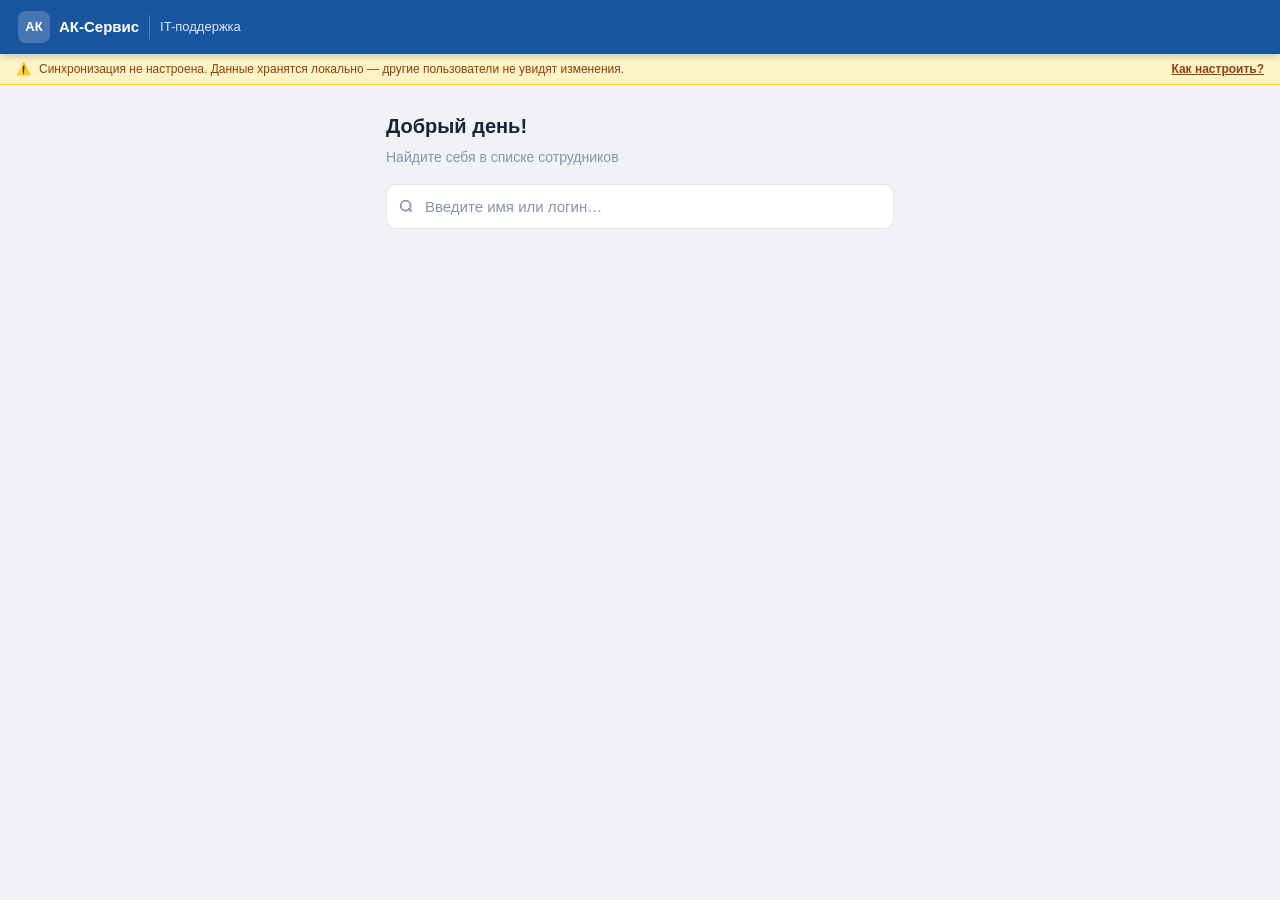
<file: local-helpdesk-project-v3_29/local-helpdesk-project-v3/tickets.html>
<!DOCTYPE html>
<html lang="ru">
<head>
<meta charset="UTF-8">
<meta name="viewport" content="width=device-width,initial-scale=1.0,maximum-scale=1.0">
<title>IT-заявка — АК-Сервис</title>
<link rel="stylesheet" href="css/main.css">
<style>
/* ── Mobile page styles ──────────────────────────────────────────────────────── */
.page{display:none;padding:14px 16px;max-width:540px;margin:0 auto}
.page.active{display:block}

/* Search */
.search-box{width:100%;padding:13px 12px 13px 38px;border:1.5px solid var(--bd);border-radius:var(--r);font-size:15px;color:var(--tx);background:var(--sf);outline:none;-webkit-appearance:none;font-family:var(--font)}
.search-box:focus{border-color:var(--accent);box-shadow:0 0 0 3px rgba(26,86,160,.1)}
.search-box::placeholder{color:var(--t3)}
.search-results{background:var(--sf);border:1.5px solid var(--bd);border-radius:var(--r);overflow:hidden;max-height:320px;overflow-y:auto}
.result-item{display:flex;align-items:center;gap:12px;padding:12px 14px;border-bottom:1px solid var(--bd);cursor:pointer;-webkit-tap-highlight-color:transparent;transition:background .1s}
.result-item:last-child{border-bottom:none}
.result-item:active{background:var(--bg)}
.ri-name{font-weight:600;font-size:14px}
.ri-info{font-size:12px;color:var(--t3);margin-top:1px}

/* Profile */
.profile-head{display:flex;align-items:center;gap:14px;margin-bottom:14px}
.profile-name{font-size:18px;font-weight:700;line-height:1.3}
.profile-position{font-size:13px;color:var(--accent);font-weight:500;margin-top:2px}
.profile-dept{font-size:12px;color:var(--t3);margin-top:1px}
.profile-divider{height:1px;background:var(--bd);margin:12px 0}
.info-grid{display:grid;grid-template-columns:1fr 1fr;gap:10px}
.info-item{background:var(--bg);border-radius:9px;padding:10px 12px}
.info-label{font-size:10px;color:var(--t3);font-weight:700;text-transform:uppercase;letter-spacing:.05em;margin-bottom:3px}
.info-val{font-size:13px;font-weight:600;color:var(--tx)}
.info-val.empty{color:var(--t3);font-weight:400;font-style:italic}

/* Category grid */
.cat-grid{display:grid;grid-template-columns:1fr 1fr;gap:10px;margin-bottom:14px}
.cat-btn{background:var(--sf);border:1.5px solid var(--bd);border-radius:var(--r);padding:14px 10px;text-align:center;cursor:pointer;-webkit-tap-highlight-color:transparent;transition:all .15s}
.cat-btn.active{border-color:var(--accent);background:var(--al);box-shadow:0 0 0 3px rgba(26,86,160,.1)}
.cat-icon{font-size:28px;margin-bottom:6px}
.cat-label{font-size:13px;font-weight:600;color:var(--tx);line-height:1.3}

/* Priority */
.prio-row{display:flex;gap:8px;margin-bottom:14px}
.prio-btn{flex:1;padding:10px 4px;border:1.5px solid var(--bd);border-radius:9px;text-align:center;font-size:13px;font-weight:600;cursor:pointer;-webkit-tap-highlight-color:transparent;font-family:var(--font);background:var(--sf);transition:all .15s}
.prio-btn.p-low.active{border-color:var(--gn);background:var(--gnb);color:#166534}
.prio-btn.p-mid.active{border-color:var(--am);background:var(--amb);color:#92400E}
.prio-btn.p-high.active{border-color:var(--rd);background:var(--rdb);color:#991B1B}

/* Textarea */
.desc-box{width:100%;min-height:110px;padding:12px;border:1.5px solid var(--bd);border-radius:var(--r);font-size:14px;font-family:var(--font);color:var(--tx);resize:vertical;outline:none;-webkit-appearance:none}
.desc-box:focus{border-color:var(--accent);box-shadow:0 0 0 3px rgba(26,86,160,.1)}
.char-count{text-align:right;font-size:12px;color:var(--t3);margin:4px 0 14px}

/* Tickets list */
.ticket-card{background:var(--sf);border:1.5px solid var(--bd);border-radius:var(--r);padding:13px 14px;margin-bottom:8px}
.my-tickets-title{font-size:16px;font-weight:700;margin-bottom:10px}

/* Buttons */
.submit-btn{width:100%;padding:15px;background:var(--accent);color:#fff;border:none;border-radius:var(--r);font-size:16px;font-weight:700;cursor:pointer;font-family:var(--font);margin-bottom:10px;-webkit-tap-highlight-color:transparent}
.submit-btn:active{background:#154a8a}
.back-btn{width:100%;padding:12px;background:none;color:var(--t2);border:1.5px solid var(--bd);border-radius:var(--r);font-size:15px;cursor:pointer;font-family:var(--font);-webkit-tap-highlight-color:transparent;margin-bottom:8px}
.error-msg{font-size:13px;color:var(--rd);margin-bottom:10px;padding:8px 12px;background:var(--rdb);border-radius:8px;display:none}

/* Sheet */
.sheet-overlay{position:fixed;inset:0;background:rgba(0,0,0,.5);z-index:300;display:flex;align-items:flex-end;justify-content:center}
.sheet{background:var(--sf);border-radius:16px 16px 0 0;width:100%;max-width:540px;max-height:88vh;overflow-y:auto;padding:20px 16px 32px}
.handle{width:36px;height:4px;background:var(--bd);border-radius:2px;margin:0 auto 16px}

.section-title{font-size:16px;font-weight:700;margin-bottom:10px}
.field-error{display:none}
</style>
</head>
<body>

<div class="hdr">
  <div class="logo"><div class="logo-icon">АК</div><span class="logo-text">АК-Сервис</span></div>
  <div class="hdr-sep"></div>
  <span class="hdr-title">IT-поддержка</span>
</div>
<div class="sync-warning" id="syncWarn" style="display:none">
  ⚠️ <div><b>Режим без синхронизации.</b> Данные сохраняются только в этом браузере. Настройте JSONBin в <code>js/storage.js</code> для общего склада.</div>
</div>

  <!-- Sync status banner -->
  <div id="syncBanner" style="display:none;background:#FEF3C7;border-bottom:1px solid #FCD34D;padding:6px 16px;font-size:12px;color:#92400E;display:flex;align-items:center;gap:8px">
    <span>⚠️</span>
    <span id="syncMsg">Синхронизация не настроена. Данные хранятся локально — другие пользователи не увидят изменения.</span>
    <a href="#" id="syncHelp" style="color:#92400E;font-weight:600;margin-left:auto;white-space:nowrap">Как настроить?</a>
  </div>

<!-- PAGE 1: ПОИСК -->
<div class="page active" id="pageSearch">
  <div style="margin:12px 0 6px;font-size:20px;font-weight:700">Добрый день!</div>
  <div style="color:var(--t3);font-size:14px;margin-bottom:16px">Найдите себя в списке сотрудников</div>
  <div style="position:relative;margin-bottom:12px">
    <svg style="position:absolute;left:12px;top:50%;transform:translateY(-50%);width:18px;height:18px;color:var(--t3)" viewBox="0 0 20 20" fill="none" stroke="currentColor" stroke-width="2"><circle cx="8.5" cy="8.5" r="5.5"/><path d="M15 15l-3.5-3.5"/></svg>
    <input class="search-box" id="empSearch" type="search" placeholder="Введите имя или логин…" autocomplete="off" autocorrect="off" spellcheck="false">
  </div>
  <div class="search-results" id="searchResults" style="display:none"></div>
</div>

<!-- PAGE 2: ФОРМА -->
<div class="page" id="pageForm">
  <!-- My tickets -->
  <div id="myTicketsSection"></div>

  <!-- My devices -->
  <div id="myDevicesSection" style="margin-bottom:14px"></div>

  <!-- My replacements history -->
  <div id="myReplacementsSection" style="margin-bottom:14px"></div>

  <!-- Profile -->
  <div class="card mb-4" id="profileCard"></div>

  <!-- Category -->
  <div class="section-title">Тип проблемы</div>
  <div class="cat-grid" id="catGrid">
    <div class="cat-btn" data-cat="Компьютер / ПК">     <div class="cat-icon">🖥️</div><div class="cat-label">Компьютер / ПК</div></div>
    <div class="cat-btn" data-cat="Принтер / МФУ">      <div class="cat-icon">🖨️</div><div class="cat-label">Принтер / МФУ</div></div>
    <div class="cat-btn" data-cat="Замена картриджа">   <div class="cat-icon">🖊️</div><div class="cat-label">Замена картриджа</div></div>
    <div class="cat-btn" data-cat="Интернет / Сеть">    <div class="cat-icon">🌐</div><div class="cat-label">Интернет / Сеть</div></div>
    <div class="cat-btn" data-cat="1С / ERP">           <div class="cat-icon">💾</div><div class="cat-label">1С / ERP</div></div>
    <div class="cat-btn" data-cat="Телефония">          <div class="cat-icon">📞</div><div class="cat-label">Телефония</div></div>
    <div class="cat-btn" data-cat="Учётная запись">     <div class="cat-icon">🔑</div><div class="cat-label">Учётная запись</div></div>
    <div class="cat-btn" data-cat="Другое">             <div class="cat-icon">❓</div><div class="cat-label">Другое</div></div>
  </div>

  <!-- Device -->
  <div id="deviceSection" style="display:none">
    <div class="section-title" id="deviceTitle">Устройство</div>
    <div id="deviceList"></div>
    <div style="height:12px"></div>
  </div>

  <!-- Priority -->
  <div class="section-title">Приоритет</div>
  <div class="prio-row">
    <button class="prio-btn p-low"  data-p="Низкий">🟢 Низкий</button>
    <button class="prio-btn p-mid active" data-p="Средний">🟡 Средний</button>
    <button class="prio-btn p-high" data-p="Высокий">🔴 Высокий</button>
  </div>

  <!-- Description -->
  <div class="section-title">Описание проблемы</div>
  <textarea class="desc-box" id="descBox" placeholder="Опишите что произошло, когда возникло, что пробовали делать…" maxlength="1000"></textarea>
  <div class="char-count"><span id="charLeft">0</span> / 1000</div>

  <div class="error-msg" id="formError"></div>
  <button class="submit-btn" id="submitBtn">📨 Отправить заявку</button>
  <button class="back-btn" id="btnMyTickets">📋 Посмотреть мои заявки</button>
  <button class="back-btn" id="btnBack">← Назад</button>
</div>

<!-- PAGE 3: УСПЕХ -->
<div class="page" id="pageSuccess">
  <div class="success-wrap">
    <div class="success-icon">✅</div>
    <h2 style="font-size:22px;font-weight:700;margin-bottom:10px">Заявка принята!</h2>
    <p style="color:var(--t2);line-height:1.6;margin-bottom:20px">Ваше обращение зарегистрировано и не потеряется.<br>Мы свяжемся с вами в ближайшее время.</p>
    <div class="ticket-num"><span>Номер заявки</span><b id="ticketNumDisplay"></b></div>
    <button class="submit-btn" id="btnViewTickets">📋 Мои заявки</button>
    <button class="back-btn" id="btnNewTicket">+ Новая заявка</button>
  </div>
</div>

<!-- PAGE 4: МОИ ЗАЯВКИ -->
<div class="page" id="pageMyTickets">
  <div style="display:flex;align-items:center;gap:10px;margin-bottom:14px">
    <button class="back-btn" style="width:auto;padding:8px 14px" id="btnBackToForm">←</button>
    <div style="flex:1">
      <div style="font-size:17px;font-weight:700" id="myTicketsHeader">Мои заявки</div>
      <div style="font-size:12px;color:var(--t3)" id="myTicketsSub"></div>
    </div>
  </div>
  <div class="pills" id="ticketPills">
    <button class="pill active" data-f="all">Все</button>
    <button class="pill" data-f="Новая">🔵 Новые</button>
    <button class="pill" data-f="В работе">🟡 В работе</button>
    <button class="pill" data-f="Решено">✅ Решено</button>
    <button class="pill" data-f="Закрыта">⬜ Закрыты</button>
  </div>
  <div style="height:12px"></div>
  <div id="myTicketsList"></div>
</div>

<!-- MODAL overlay -->
<div class="overlay" id="overlay" style="display:none"><div class="modal" id="modal"></div></div>
<!-- Bottom sheet -->
<div class="sheet-overlay" id="sheetOverlay" style="display:none"><div class="sheet" id="sheet"></div></div>

<script src="js/storage.js"></script>
<script src="js/ui.js"></script>
<script src="js/app.js"></script>
<script src="js/employees.js"></script>
<script src="js/tickets.js"></script>
<script src="js/printers.js"></script>
<script src="js/cartridges.js"></script>
<script src="js/devices.js"></script>
<script>// ── State ─────────────────────────────────────────────────────────────────────
let selectedPerson = null;
let selectedCat    = null;
let selectedPrio   = 'Средний';
let myTicketsFilter = 'all';

// ── Search (mobile-friendly) ──────────────────────────────────────────────────
function _doSearch() {
  const inp = document.getElementById('empSearch');
  const res = document.getElementById('searchResults');
  if (!inp || !res) return;
  const q = inp.value.trim();
  if (!q || !App.state.employees.length) { res.style.display = 'none'; return; }
  const hits = Employees.search(q, App.state.employees);
  if (!hits.length) {
    res.innerHTML = '<div style="padding:16px;text-align:center;color:var(--t3)">Не найдено</div>';
    res.style.display = 'block';
    return;
  }
  res.innerHTML = hits.map((e, i) => `
    <div class="result-item" data-i="${i}">
      <div class="avatar" style="width:38px;height:38px;font-size:13px;background:${UI.avatarColor(e.name)}">${UI.initials(e.name)}</div>
      <div>
        <div class="ri-name">${UI.esc(e.name)}</div>
        <div class="ri-info">${UI.esc(e.dept || '—')}${e.login ? ' · ' + UI.esc(e.login) : ''}</div>
      </div>
    </div>`).join('');
  res.style.display = 'block';
  res.querySelectorAll('.result-item').forEach((el, i) => {
    el.addEventListener('pointerdown', (ev) => { ev.preventDefault(); selectPerson(hits[i]); });
  });
}
let _st = null;

// ── Init ──────────────────────────────────────────────────────────────────────
UI.modal.init();
UI.sheet.init();

Storage.init().then(() => App.loadData()).then(() => {
  document.getElementById('syncWarn').style.display = Storage.isConfigured() ? 'none' : 'flex';
  // Wire search events for all input methods including mobile keyboards
  const empEl = document.getElementById('empSearch');
  if (empEl) {
    ['input','keyup','change','compositionend'].forEach(ev => {
      empEl.addEventListener(ev, () => { clearTimeout(_st); _st = setTimeout(_doSearch, 200); });
    });
    empEl.addEventListener('blur', () => setTimeout(() => {
      const res = document.getElementById('searchResults');
      if (res && res.innerHTML) res.style.display = 'block';
    }, 250));
  }
});



// ── Select person ─────────────────────────────────────────────────────────────
function selectPerson(person) {
  selectedPerson = App.mergeOverride(person);
  selectedCat    = null;
  selectedPrio   = 'Средний';

  // Profile card
  document.getElementById('profileCard').innerHTML = Employees.profileCardHTML(selectedPerson);

  // My devices section
  Devices.renderSection('myDevicesSection', selectedPerson.name);

  // My replacements history
  renderMyReplacements(selectedPerson.name);

  // My tickets preview
  renderMyTicketsPreview();

  // Reset form
  document.querySelectorAll('.cat-btn').forEach(b => b.classList.remove('active'));
  document.querySelectorAll('.prio-btn').forEach(b => b.classList.remove('active'));
  document.querySelector('[data-p="Средний"]').classList.add('active');
  document.getElementById('descBox').value = '';
  document.getElementById('charLeft').textContent = '0';
  document.getElementById('formError').style.display = 'none';
  document.getElementById('deviceSection').style.display = 'none';
  Printers.reset();
  Cartridges.resetSelected();

  showPage('pageForm');
}

// ── My tickets preview (in form page) ─────────────────────────────────────────
function renderMyTicketsPreview() {
  if (!selectedPerson) return;
  const all = Storage.tickets.all().filter(t => t.name === selectedPerson.name);
  const sec = document.getElementById('myTicketsSection');
  if (!all.length) { sec.innerHTML = ''; return; }
  sec.innerHTML = `<div class="my-tickets-title">Мои заявки (${all.length})</div>
    <div style="margin-bottom:14px">
      ${all.slice(0, 3).map(t => `
        <div class="ticket-card" style="margin-bottom:8px">
          <div style="display:flex;align-items:center;justify-content:space-between;gap:8px;margin-bottom:4px">
            <span class="mono text-muted">${UI.esc(t.id)}</span>
            <span class="text-muted" style="font-size:11px">${UI.esc(t.created)}</span>
          </div>
          <div style="font-size:13px;font-weight:600;margin-bottom:4px">${UI.esc(t.category)}</div>
          ${UI.statusBadge(t.status)}
        </div>`).join('')}
      ${all.length > 3 ? `<div style="text-align:center;font-size:13px;color:var(--accent);cursor:pointer" id="showAllTickets">Показать все (${all.length}) →</div>` : ''}
    </div>`;
  document.getElementById('showAllTickets')?.addEventListener('click', showMyTicketsPage);
}

// ── Category selection ────────────────────────────────────────────────────────
document.getElementById('catGrid').querySelectorAll('.cat-btn').forEach(btn => {
  btn.addEventListener('click', () => {
    document.querySelectorAll('.cat-btn').forEach(b => b.classList.remove('active'));
    btn.classList.add('active');
    selectedCat = btn.dataset.cat;
    handleCatSelect(selectedCat);
  });
});

function handleCatSelect(cat) {
  const section = document.getElementById('deviceSection');
  const name = selectedPerson?.name || '';

  if (cat === 'Замена картриджа') {
    const mine = App.printersForEmployee(name, cat);
    if (!mine.length) { section.style.display = 'none'; return; }
    section.style.display = 'block';
    document.getElementById('deviceTitle').textContent = 'Принтер для замены';
    Cartridges.resetSelected();
    Cartridges.renderReplaceCards('deviceList', mine, name);
  } else if (cat === 'Принтер / МФУ' || cat === 'Принтер этикеток') {
    const mine = App.printersForEmployee(name, cat);
    if (!mine.length) { section.style.display = 'none'; return; }
    section.style.display = 'block';
    document.getElementById('deviceTitle').textContent = 'Устройство';
    Printers.reset();
    Printers.renderList('deviceList', cat, name);
  } else if (cat === 'Компьютер / ПК' || cat === 'Интернет / Сеть') {
    section.style.display = 'block';
    document.getElementById('deviceTitle').textContent = 'Компьютер';
    const p = selectedPerson;
    const devices = [];
    if (p?.computer) devices.push({ icon:'💻', name: p.computer, sub: 'Рабочий компьютер' });
    devices.push({ icon:'💻', name: 'Другой компьютер', sub: 'Укажите в описании' });
    Printers.reset();
    Printers.renderSimple('deviceList', devices);
  } else {
    section.style.display = 'none';
    Printers.reset();
    Cartridges.resetSelected();
  }
}

// ── Priority ──────────────────────────────────────────────────────────────────
document.querySelectorAll('.prio-btn').forEach(btn => {
  btn.addEventListener('click', () => {
    document.querySelectorAll('.prio-btn').forEach(b => b.classList.remove('active'));
    btn.classList.add('active');
    selectedPrio = btn.dataset.p;
  });
});

// ── Description ───────────────────────────────────────────────────────────────
document.getElementById('descBox').addEventListener('input', function () {
  document.getElementById('charLeft').textContent = this.value.length;
});

// ── Submit ────────────────────────────────────────────────────────────────────
document.getElementById('submitBtn').addEventListener('click', () => {
  const desc  = document.getElementById('descBox').value.trim();
  const err   = document.getElementById('formError');
  if (!selectedCat) { showError(err, 'Выберите тип проблемы'); return; }
  if (!desc)        { showError(err, 'Опишите проблему — это поможет решить её быстрее'); return; }
  err.style.display = 'none';

  const device = Cartridges.getSelectedDevice() || Printers.selected() || '';
  const ticket = Tickets.create({ person: selectedPerson, category: selectedCat, device, priority: selectedPrio, description: desc });

  renderMyTicketsPreview();
  document.getElementById('ticketNumDisplay').textContent = ticket.id;
  showPage('pageSuccess');
});

function showError(el, msg) { el.textContent = msg; el.style.display = 'block'; }

// ── My tickets page ───────────────────────────────────────────────────────────
function showMyTicketsPage() {
  if (!selectedPerson) return;
  document.getElementById('myTicketsHeader').textContent = 'Мои заявки';
  document.getElementById('myTicketsSub').textContent = selectedPerson.name;
  myTicketsFilter = 'all';
  document.querySelectorAll('#ticketPills .pill').forEach(p => p.classList.remove('active'));
  document.querySelector('#ticketPills [data-f="all"]').classList.add('active');
  renderMyTicketsList();
  showPage('pageMyTickets');
}

function renderMyTicketsList() {
  Tickets.renderUserList({
    containerId: 'myTicketsList',
    personName: selectedPerson?.name || '',
    filterStatus: myTicketsFilter,
    onDetail: openTicketDetail,
    onDuplicate: duplicateTicket,
  });
}

function openTicketDetail(t) {
  const statusMap = { 'Новая':'🔵 Новая', 'В работе':'🟡 В работе', 'Решено':'✅ Решено', 'Закрыта':'⬜ Закрыта' };
  UI.sheet.open(`
    <div style="display:flex;align-items:center;justify-content:space-between;margin-bottom:12px">
      <div style="font-size:16px;font-weight:700">Заявка ${UI.esc(t.id)}</div>
      <button onclick="document.getElementById('sheetOverlay').style.display='none'" style="background:none;border:none;font-size:22px;cursor:pointer;color:var(--t3)">✕</button>
    </div>
    <div style="margin-bottom:14px">${UI.statusBadge(t.status)}</div>
    ${UI.modalRow('Дата', t.created)}
    ${UI.modalRow('Категория', t.category)}
    ${UI.modalRow('Устройство', t.device)}
    ${UI.modalRow('Приоритет', t.priority)}
    <div style="margin-top:8px"><div class="modal-label">Описание</div><div class="modal-desc">${UI.esc(t.description)}</div></div>
    <button class="submit-btn" style="margin-top:16px" onclick="document.getElementById('sheetOverlay').style.display='none'">Закрыть</button>`);
}

function duplicateTicket(t) {
  document.getElementById('descBox').value = t.description;
  document.getElementById('charLeft').textContent = t.description.length;
  selectedPrio = t.priority;
  document.querySelectorAll('.prio-btn').forEach(b => {
    b.classList.toggle('active', b.dataset.p === t.priority);
  });
  document.querySelectorAll('.cat-btn').forEach(b => {
    b.classList.toggle('active', b.dataset.cat === t.category);
  });
  selectedCat = t.category;
  handleCatSelect(t.category);
  showPage('pageForm');
  window.scrollTo(0, 0);
}

// ── Pill filter (my tickets page) ─────────────────────────────────────────────
document.getElementById('ticketPills').querySelectorAll('.pill').forEach(p => {
  p.addEventListener('click', () => {
    document.querySelectorAll('#ticketPills .pill').forEach(x => x.classList.remove('active'));
    p.classList.add('active');
    myTicketsFilter = p.dataset.f;
    renderMyTicketsList();
  });
});

// ── Navigation ────────────────────────────────────────────────────────────────
document.getElementById('btnBack').addEventListener('click', () => {
  selectedPerson = null;
  document.getElementById('empSearch').value = '';
  document.getElementById('searchResults').style.display = 'none';
  showPage('pageSearch');
});
document.getElementById('btnBackToForm').addEventListener('click', () => {
  showPage('pageForm');
  if (selectedPerson) Devices.renderSection('myDevicesSection', selectedPerson.name);
});
document.getElementById('btnMyTickets').addEventListener('click', showMyTicketsPage);
document.getElementById('btnViewTickets').addEventListener('click', showMyTicketsPage);
document.getElementById('btnNewTicket').addEventListener('click', () => {
  document.getElementById('empSearch').value = '';
  document.getElementById('searchResults').style.display = 'none';
  showPage('pageSearch');
});

// ── My replacements history ──────────────────────────────────────────────────
function renderMyReplacements(personName) {
  const sec = document.getElementById('myReplacementsSection');
  if (!sec) return;
  const reps = Storage.replacements.all()
    .filter(r => r.person === personName)
    .slice(0, 20);

  if (!reps.length) { sec.innerHTML = ''; return; }

  sec.innerHTML = `
    <div style="display:flex;align-items:center;justify-content:space-between;margin-bottom:10px">
      <div style="font-size:16px;font-weight:700">История замен картриджей
        <span style="font-size:13px;color:var(--t3);font-weight:400;margin-left:6px">(${reps.length})</span>
      </div>
    </div>
    <div style="background:#fff;border:1.5px solid var(--bd);border-radius:var(--r);overflow:hidden">
      ${reps.map(r => `
        <div style="display:flex;align-items:flex-start;gap:10px;padding:10px 13px;border-bottom:1px solid var(--bd)">
          <div style="font-size:18px;flex-shrink:0">🖨️</div>
          <div style="flex:1;min-width:0">
            <div style="font-size:13px;font-weight:600">${UI.esc(r.printerName || '—')}</div>
            <div style="font-size:11px;color:var(--accent);margin-top:1px">${UI.esc(r.cartridge || '—')}</div>
            ${r.location ? `<div style="font-size:11px;color:var(--t3)">📍 ${UI.esc(r.location)}</div>` : ''}
          </div>
          <div style="text-align:right;flex-shrink:0">
            <div style="font-size:11px;color:var(--t3)">${UI.esc(r.created || '')}</div>
            <div style="font-size:12px;font-weight:600;color:var(--gn);margin-top:2px">−${r.qty || 1} шт.</div>
          </div>
        </div>`).join('')}
    </div>`;
}

function showPage(id) {
  document.querySelectorAll('.page').forEach(p => p.classList.remove('active'));
  document.getElementById(id).classList.add('active');
  window.scrollTo(0, 0);
}
</script>

  <!-- Sync setup modal -->
  <div id="syncSetupOverlay" style="display:none;position:fixed;inset:0;background:rgba(0,0,0,.6);z-index:500;display:none;align-items:center;justify-content:center;padding:20px">
    <div style="background:#fff;border-radius:14px;max-width:480px;width:100%;padding:24px;box-shadow:0 20px 60px rgba(0,0,0,.3)">
      <h2 style="font-size:17px;font-weight:700;margin-bottom:8px">Настройка общего склада</h2>
      <p style="font-size:13px;color:#4A5568;line-height:1.6;margin-bottom:16px">
        Для синхронизации остатков картриджей между всеми пользователями используется <b>JSONBin.io</b> — бесплатный облачный JSON-хостинг.
      </p>
      <ol style="font-size:13px;color:#4A5568;line-height:2;padding-left:18px;margin-bottom:16px">
        <li>Зарегистрируйтесь на <a href="https://jsonbin.io" target="_blank" style="color:#1A56A0">jsonbin.io</a></li>
        <li>Создайте новый Bin с содержимым: <code style="background:#F0F2F5;padding:2px 6px;border-radius:4px">{}</code></li>
        <li>Скопируйте <b>BIN ID</b> и <b>X-Master-Key</b></li>
        <li>Вставьте их ниже и нажмите Сохранить</li>
      </ol>
      <div style="display:flex;flex-direction:column;gap:8px;margin-bottom:16px">
        <input id="cfgBinId" placeholder="BIN ID (напр. 665abc123...)" style="padding:9px 12px;border:1.5px solid #E2E6EC;border-radius:8px;font-size:13px;font-family:inherit;outline:none">
        <input id="cfgApiKey" placeholder="X-Master-Key ($2b$10$...)" style="padding:9px 12px;border:1.5px solid #E2E6EC;border-radius:8px;font-size:13px;font-family:inherit;outline:none">
      </div>
      <div style="display:flex;gap:8px">
        <button id="cfgSave" style="flex:1;padding:10px;background:#1A56A0;color:#fff;border:none;border-radius:8px;font-size:14px;font-weight:600;cursor:pointer">Сохранить и синхронизировать</button>
        <button id="cfgClose" style="padding:10px 16px;background:#F0F2F5;border:none;border-radius:8px;font-size:14px;cursor:pointer">Отмена</button>
      </div>
      <div id="cfgStatus" style="margin-top:10px;font-size:12px;color:#4A5568"></div>
    </div>
  </div>
</body>
</html>
</file>
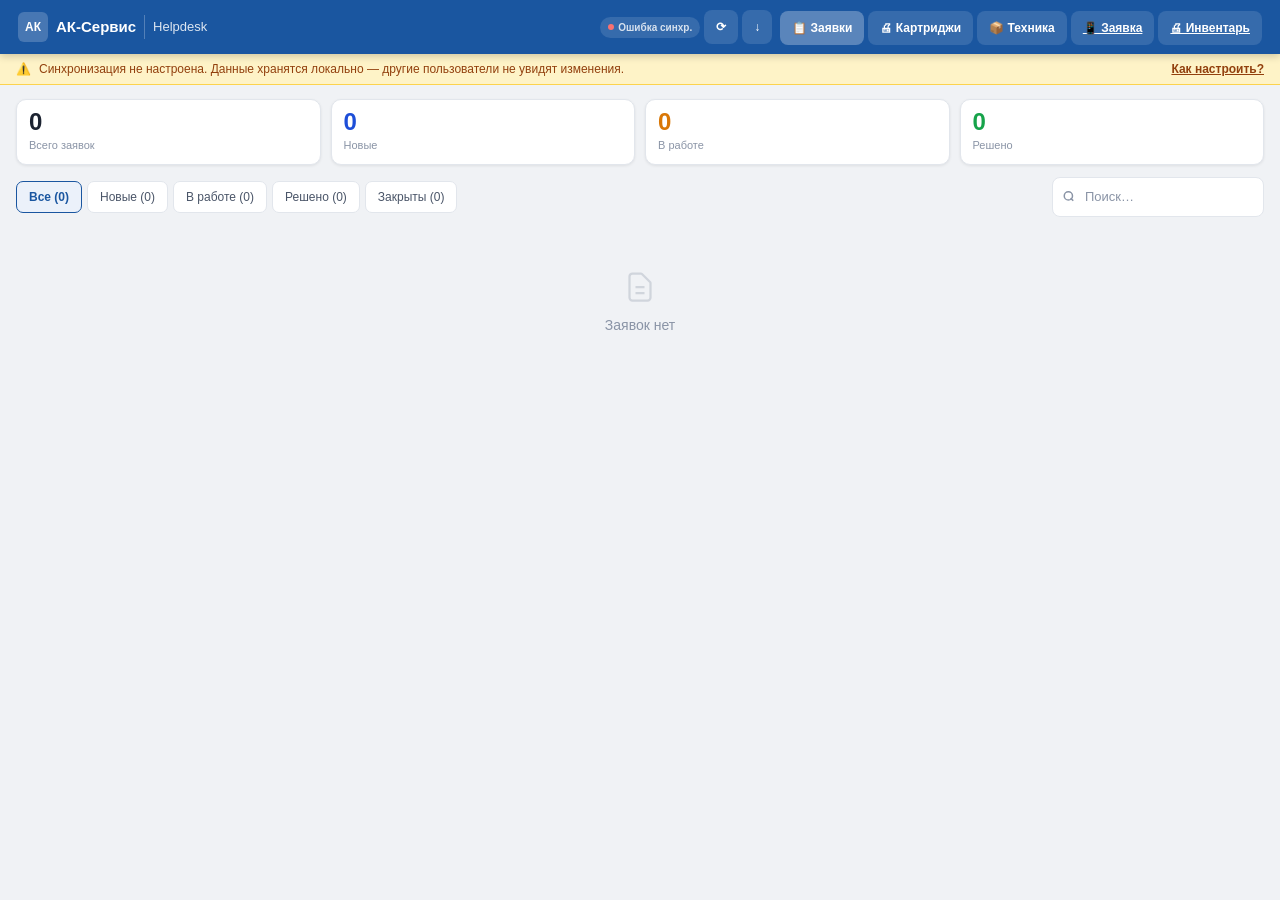
<file: local-helpdesk-project-v3_44/local-helpdesk-project-v3/helpdesk.html>
<!DOCTYPE html>
<html lang="ru">
<head>
<meta charset="UTF-8">
<meta name="viewport" content="width=device-width,initial-scale=1.0">
<title>IT Helpdesk — АК-Сервис</title>
<link rel="stylesheet" href="css/main.css">
<style>
.tab-pane{display:none}
.tab-pane.active{display:block}
/* Cart tab toolbar stacked on mobile */
@media(max-width:599px){
  .cart-toolbar{flex-direction:column}
  .cart-toolbar .search-wrap{width:100%}
  .cart-toolbar select.search-input{width:100%}
}
</style>
</head>
<body>

<div class="hdr">
  <div class="logo"><div class="logo-icon">АК</div><span class="logo-text">АК-Сервис</span></div>
  <div class="hdr-sep"></div>
  <span class="hdr-title">Helpdesk</span>
  <div class="hdr-actions">
    <span class="sync-badge" id="syncBadge"><span class="sync-dot" id="syncDot"></span><span id="syncLabel">…</span></span>
    <button class="btn btn-ghost" id="btnRefresh">⟳</button>
    <button class="btn btn-ghost" id="btnCsv">↓</button>
  </div>
  <div class="hdr-tabs">
    <button class="btn btn-ghost active" id="tabTicketsBtn">📋 Заявки</button>
    <button class="btn btn-ghost" id="tabCartBtn">🖨 Картриджи</button>
    <button class="btn btn-ghost" id="tabDevBtn">📦 Техника</button>
    <a class="btn btn-ghost" href="tickets.html">📱 Заявка</a>
    <a class="btn btn-ghost" href="inventory.html">🖨 Инвентарь</a>
  </div>
</div>

  <!-- Sync status banner -->
  <div id="syncBanner" style="display:none;background:#FEF3C7;border-bottom:1px solid #FCD34D;padding:6px 16px;font-size:12px;color:#92400E;display:flex;align-items:center;gap:8px">
    <span>⚠️</span>
    <span id="syncMsg">Синхронизация не настроена. Данные хранятся локально — другие пользователи не увидят изменения.</span>
    <a href="#" id="syncHelp" style="color:#92400E;font-weight:600;margin-left:auto;white-space:nowrap">Как настроить?</a>
  </div>

<!-- TICKETS TAB -->
<div class="tab-pane active" id="paneTickets">
  <div class="stats-row" id="statsRow"></div>
  <div class="toolbar">
    <div class="filter-group" id="filterBtns">
      <button class="filter-btn active" data-s="all">Все</button>
      <button class="filter-btn" data-s="Новая">Новые</button>
      <button class="filter-btn" data-s="В работе">В работе</button>
      <button class="filter-btn" data-s="Решено">Решено</button>
      <button class="filter-btn" data-s="Закрыта">Закрыты</button>
    </div>
    <div class="search-wrap">
      <svg viewBox="0 0 20 20" fill="none" stroke="currentColor" stroke-width="2"><circle cx="8.5" cy="8.5" r="5.5"/><path d="M15 15l-3.5-3.5"/></svg>
      <input class="search-input" id="hdSearch" placeholder="Поиск…" autocomplete="off">
    </div>
  </div>
  <div class="table-wrap">
    <table class="table" id="tblTickets">
      <thead><tr>
        <th data-c="id">№</th>
        <th data-c="created">Дата</th>
        <th data-c="name">Сотрудник</th>
        <th data-c="category">Категория</th>
        <th data-c="priority">Приоритет</th>
        <th data-c="description">Описание</th>
        <th data-c="status">Статус</th>
      </tr></thead>
      <tbody id="tbodyTickets"></tbody>
    </table>
    <div class="empty-state" id="emptyTickets" style="display:none">
      <svg viewBox="0 0 24 24" fill="none" stroke="currentColor" stroke-width="1.5"><path d="M9 12h6m-6 4h6m2 5H7a2 2 0 01-2-2V5a2 2 0 012-2h5.586a1 1 0 01.707.293l5.414 5.414a1 1 0 01.293.707V19a2 2 0 01-2 2z"/></svg>
      <p>Заявок нет</p>
    </div>
  </div>
</div>

<!-- CART TAB -->
<div class="tab-pane" id="paneCart">
  <div class="stats-row" id="cartStatsRow"></div>
  <div class="toolbar cart-toolbar">
    <div class="search-wrap">
      <svg viewBox="0 0 20 20" fill="none" stroke="currentColor" stroke-width="2"><circle cx="8.5" cy="8.5" r="5.5"/><path d="M15 15l-3.5-3.5"/></svg>
      <input class="search-input" id="cartSearch" placeholder="Поиск принтера / картриджа…" autocomplete="off">
    </div>
    <select class="search-input" id="cartBrandFilter" style="padding-left:10px">
      <option value="all">Все бренды</option>
    </select>
    <select class="search-input" id="cartFilter" style="padding-left:10px">
      <option value="all">Все принтеры</option>
      <option value="low">⚠ Остаток ≤ 2</option>
      <option value="zero">🔴 Нет на складе</option>
      <option value="unk">❓ Не учтено</option>
    </select>
    <button class="btn btn-secondary" id="btnCartCsv">↓ CSV</button>
  </div>
  <div class="table-wrap">
    <table class="table" id="tblCart">
      <thead><tr>
        <th>Картридж / артикул</th><th>Принтеры</th><th>Владельцы</th>
        <th style="text-align:center">На складе</th>
        <th style="text-align:center">Сегодня</th>
        <th style="text-align:center">Всего замен</th>
      </tr></thead>
      <tbody id="tbodyCart"></tbody>
    </table>
  </div>
  <div class="p-4">
    <div style="display:flex;align-items:center;justify-content:space-between;margin-bottom:12px">
      <div style="font-size:15px;font-weight:700">Журнал замен</div>
      <button id="btnToggleRep" class="btn btn-secondary btn-sm">👁 Показать</button>
    </div>
    <div id="repSection" style="display:none">
    <table class="table" id="tblRep" style="display:none">
      <thead><tr>
        <th>Дата</th><th>Сотрудник</th><th>Принтер</th><th>Картридж</th>
        <th style="text-align:center">Кол-во</th>
      </tr></thead>
      <tbody id="tbodyRep"></tbody>
    </table>
    <div class="empty-state" id="emptyRep">
      <svg viewBox="0 0 24 24" fill="none" stroke="currentColor" stroke-width="1.5"><path d="M9 12h6m-6 4h6m2 5H7a2 2 0 01-2-2V5a2 2 0 012-2h5.586a1 1 0 01.707.293l5.414 5.414a1 1 0 01.293.707V19a2 2 0 01-2 2z"/></svg>
      <p>Замен ещё не было</p>
    </div><!-- /repSection -->
  </div>
</div>

<!-- DEVICES PANE -->
<div class="tab-pane" id="paneDevices">
  <div class="toolbar cart-toolbar">
    <div class="search-wrap">
      <svg viewBox="0 0 20 20" fill="none" stroke="currentColor" stroke-width="2"><circle cx="8.5" cy="8.5" r="5.5"/><path d="M15 15l-3.5-3.5"/></svg>
      <input class="search-input" id="devSearch" placeholder="Поиск по сотруднику, модели…" autocomplete="off">
    </div>
    <select class="search-input" id="devTypeFilter" style="padding-left:10px">
      <option value="all">Все типы</option>
    </select>
    <button class="btn btn-secondary" id="btnExportDevices">↓ CSV инвентарь</button>
  </div>
  <div class="stats-row" id="devStats" style="margin-bottom:0"></div>
  <div class="table-wrap" style="margin-top:14px">
    <table class="table" id="tblDevices">
      <thead><tr>
        <th>Тип</th>
        <th>Устройство</th>
        <th>Серийный №</th>
        <th>Инв. №</th>
        <th>Сотрудник</th>
        <th>Расположение</th>
        <th>Примечание</th>
        <th>Добавлено</th>
      </tr></thead>
      <tbody id="tbodyDevices"></tbody>
    </table>
    <div class="empty-state" id="emptyDevices">
      <svg viewBox="0 0 24 24" fill="none" stroke="currentColor" stroke-width="1.5"><path d="M9 17V7m0 10a2 2 0 01-2 2H5a2 2 0 01-2-2V7a2 2 0 012-2h2a2 2 0 012 2m0 10a2 2 0 002 2h2a2 2 0 002-2M9 7a2 2 0 012-2h2a2 2 0 012 2m0 10V7"/></svg>
      <p>Техника ещё не добавлена сотрудниками</p>
    </div>
  </div>
</div>

<!-- MODAL -->
<div class="overlay" id="overlay" style="display:none"><div class="modal" id="modal"></div></div>

<script src="js/storage.js"></script>
<script src="js/ui.js"></script>
<script src="js/app.js"></script>
<script src="js/employees.js"></script>
<script src="js/tickets.js"></script>
<script src="js/cartridges.js"></script>
<script src="js/devices.js"></script>
<script src="js/sla.js"></script>
<script>
// ── State ─────────────────────────────────────────────────────────────────────
let curTab = 'tickets', fStatus = 'all', fSearch = '', sortC = 'ts', sortD = -1;
let cartSrch = '', cartFil = 'all', cartBrand = 'all', devSearch = '', devTypeFil = 'all';

// ── Init ──────────────────────────────────────────────────────────────────────
UI.modal.init();

App.loadData().then(() => { Storage.init();
  // Populate device type filter
  const sel = document.getElementById('devTypeFilter');
  Devices.TYPES.forEach(t => {
    const opt = document.createElement('option');
    opt.value = t.id; opt.textContent = t.icon + ' ' + t.label;
    sel.appendChild(opt);
  });
  // Populate cart brand filter
  (function() {
    const sel = document.getElementById('cartBrandFilter');
    if (!sel) return;
    const brands = [...new Set(App.state.printers.map(p => p.brand).filter(Boolean))].sort();
    brands.forEach(b => {
      const opt = document.createElement('option');
      opt.value = b; opt.textContent = b;
      sel.appendChild(opt);
    });
  })();
  renderAll();
  setInterval(() => { if (curTab==='cart') renderCart(); else if (curTab==='devices') renderDevicesTab(); else renderAll(); }, 30000);
});

// ── Sync indicator ────────────────────────────────────────────────────────────
function updateSyncBadge(state) {
  const dot = document.getElementById('syncDot');
  const lbl = document.getElementById('syncLabel');
  if (!dot || !lbl) return;
  if (!Storage.isConfigured()) { dot.className='sync-dot err'; lbl.textContent='Не настроено'; return; }
  if (state==='syncing') { dot.className='sync-dot spin'; lbl.textContent='Синхронизация…'; }
  else if (state==='error') { dot.className='sync-dot err'; lbl.textContent='Ошибка синхр.'; }
  else { dot.className='sync-dot ok'; lbl.textContent='Синхр. '+new Date().toLocaleTimeString('ru-RU',{hour:'2-digit',minute:'2-digit'}); }
}
updateSyncBadge(Storage.isConfigured() ? 'ok' : 'err');
Storage.onSync(state => {
  updateSyncBadge(state);
  if (curTab==='cart') renderCart();
  else if (curTab==='devices') renderDevicesTab();
  else renderAll();
});

// ── Tab switching ─────────────────────────────────────────────────────────────
function switchTab(tab) {
  curTab = tab;
  ['paneTickets','paneCart','paneDevices'].forEach(id => {
    const el = document.getElementById(id);
    if (el) el.classList.remove('active');
  });
  const paneMap = { tickets:'paneTickets', cart:'paneCart', devices:'paneDevices' };
  const pane = document.getElementById(paneMap[tab]);
  if (pane) pane.classList.add('active');

  ['tabTicketsBtn','tabCartBtn','tabDevBtn'].forEach(id => {
    const el = document.getElementById(id);
    if (el) el.classList.remove('active');
  });
  const btnMap = { tickets:'tabTicketsBtn', cart:'tabCartBtn', devices:'tabDevBtn' };
  const btn = document.getElementById(btnMap[tab]);
  if (btn) btn.classList.add('active');

  if (tab==='cart') renderCart();
  else if (tab==='devices') renderDevicesTab();
  else renderAll();
}

document.getElementById('tabTicketsBtn').addEventListener('click', () => switchTab('tickets'));
document.getElementById('tabCartBtn').addEventListener('click',    () => switchTab('cart'));
document.getElementById('tabDevBtn').addEventListener('click',     () => switchTab('devices'));
document.getElementById('btnRefresh').addEventListener('click', () => {
  if (curTab==='cart') renderCart();
  else if (curTab==='devices') renderDevicesTab();
  else renderAll();
});
(function(){var _el=document.getElementById('btnCsv');if(_el)_el.addEventListener('click',Tickets.exportCsv);})();
(function(){var _el=document.getElementById('btnCartCsv');if(_el)_el.addEventListener('click',Cartridges.exportStockCsv);})();
(function(){var _el=document.getElementById('btnExportDevices');if(_el)_el.addEventListener('click',Devices.exportCsv);})();

// ── Tickets tab ───────────────────────────────────────────────────────────────
function renderAll() {
  const ts = Storage.tickets.all();
  const n = ts.filter(t=>t.status==='Новая').length;
  const w = ts.filter(t=>t.status==='В работе').length;
  const d = ts.filter(t=>t.status==='Решено').length;
  document.getElementById('statsRow').innerHTML =
    UI.statCard(ts.length,'Всего заявок') +
    UI.statCard(n,'Новые','#1D4ED8') +
    UI.statCard(w,'В работе','var(--am)') +
    UI.statCard(d,'Решено','var(--gn)');
  Tickets.renderTable({
    tbodyId:'tbodyTickets', emptyId:'emptyTickets', tableId:'tblTickets',
    onRowClick: t => Tickets.openDetailModal(t, renderAll, renderAll),
  });
  Tickets.updateFilterCounts('filterBtns');
}

UI.wireFilterGroup('filterBtns', s => { Tickets.setFilter(s); renderAll(); });
document.getElementById('hdSearch').addEventListener('input', function() { Tickets.setSearch(this.value); renderAll(); });
UI.wireSortHeaders('tblTickets', (c,d) => { Tickets.setSort(c,d); renderAll(); });

// ── Cart tab ──────────────────────────────────────────────────────────────────
function renderCart() {
  Cartridges.renderCartStats('cartStatsRow');
  Cartridges.renderStockTable({ tbodyId:'tbodyCart', searchQ:cartSrch, filter:cartFil, brand:cartBrand });
  Cartridges.renderRepLog({ tbodyId:'tbodyRep', tableId:'tblRep', emptyId:'emptyRep' });
}
// Toggle journal visibility
(function(){
  const btn = document.getElementById('btnToggleRep');
  if (!btn) return;
  btn.addEventListener('click', () => {
    const sec = document.getElementById('repSection');
    const visible = sec.style.display !== 'none';
    sec.style.display = visible ? 'none' : 'block';
    btn.textContent = visible ? '👁 Показать' : '🙈 Скрыть';
  });
})();

document.getElementById('cartSearch').addEventListener('input', function() { cartSrch=this.value; Cartridges.renderStockTable({tbodyId:'tbodyCart',searchQ:cartSrch,filter:cartFil,brand:cartBrand}); });
document.getElementById('cartFilter').addEventListener('change', function() { cartFil=this.value; Cartridges.renderStockTable({tbodyId:'tbodyCart',searchQ:cartSrch,filter:cartFil,brand:cartBrand}); });
document.getElementById('cartBrandFilter').addEventListener('change', function() { cartBrand=this.value; Cartridges.renderStockTable({tbodyId:'tbodyCart',searchQ:cartSrch,filter:cartFil,brand:cartBrand}); });

// ── Devices tab ───────────────────────────────────────────────────────────────
function renderDevicesTab() {
  const all = Storage.devices.all();
  const byType = {};
  all.forEach(d => { byType[d.type]=(byType[d.type]||0)+1; });
  const topTypes = Object.entries(byType).sort((a,b)=>b[1]-a[1]).slice(0,3);
  document.getElementById('devStats').innerHTML =
    UI.statCard(all.length,'Всего устройств') +
    topTypes.map(([type,cnt]) => {
      const t = Devices.TYPES.find(x=>x.id===type)||{icon:'🔧',label:type};
      return UI.statCard(cnt, t.label);
    }).join('');

  const q = devSearch.toLowerCase();
  const rows = all.filter(d => {
    if (devTypeFil!=='all' && d.type!==devTypeFil) return false;
    if (q) return ['owner','brand','model','serial','inv','location'].some(k=>(d[k]||'').toLowerCase().includes(q));
    return true;
  });

  document.getElementById('emptyDevices').style.display = rows.length ? 'none' : 'block';
  document.getElementById('tblDevices').style.display   = rows.length ? 'table' : 'none';
  document.getElementById('tbodyDevices').innerHTML = rows.map(d => {
    const t = Devices.TYPES.find(x=>x.id===d.type)||{icon:'🔧',label:d.type||'Другое'};
    return `<tr>
      <td><span style="font-size:16px">${t.icon}</span> <span style="font-size:12px;color:var(--t2)">${UI.esc(t.label)}</span></td>
      <td><div class="td-name">${UI.esc(d.brand||'')} ${UI.esc(d.model||'')}</div></td>
      <td class="mono" style="font-size:12px;color:var(--t2)">${UI.esc(d.serial||'—')}</td>
      <td class="mono" style="font-size:12px;color:var(--t2)">${UI.esc(d.inv||'—')}</td>
      <td style="font-size:13px;font-weight:600">${UI.esc(d.owner||'—')}</td>
      <td style="font-size:12px;color:var(--t2)">${UI.esc(d.location||'—')}</td>
      <td style="font-size:12px;color:var(--t2);max-width:160px;overflow:hidden;text-overflow:ellipsis;white-space:nowrap" title="${UI.esc(d.note||'')}">${UI.esc(d.note||'—')}</td>
      <td style="font-size:11px;color:var(--t3);white-space:nowrap">${UI.esc(d.added||'')}</td>
    </tr>`;
  }).join('');
}
document.getElementById('devSearch').addEventListener('input', function() { devSearch=this.value; renderDevicesTab(); });
document.getElementById('devTypeFilter').addEventListener('change', function() { devTypeFil=this.value; renderDevicesTab(); });
</script>

  <!-- Sync setup modal -->
  <div id="syncSetupOverlay" style="display:none;position:fixed;inset:0;background:rgba(0,0,0,.6);z-index:500;display:none;align-items:center;justify-content:center;padding:20px">
    <div style="background:#fff;border-radius:14px;max-width:480px;width:100%;padding:24px;box-shadow:0 20px 60px rgba(0,0,0,.3)">
      <h2 style="font-size:17px;font-weight:700;margin-bottom:8px">Настройка общего склада</h2>
      <p style="font-size:13px;color:#4A5568;line-height:1.6;margin-bottom:16px">
        Для синхронизации остатков картриджей между всеми пользователями используется <b>JSONBin.io</b> — бесплатный облачный JSON-хостинг.
      </p>
      <ol style="font-size:13px;color:#4A5568;line-height:2;padding-left:18px;margin-bottom:16px">
        <li>Зарегистрируйтесь на <a href="https://jsonbin.io" target="_blank" style="color:#1A56A0">jsonbin.io</a></li>
        <li>Создайте новый Bin с содержимым: <code style="background:#F0F2F5;padding:2px 6px;border-radius:4px">{}</code></li>
        <li>Скопируйте <b>BIN ID</b> и <b>X-Master-Key</b></li>
        <li>Вставьте их ниже и нажмите Сохранить</li>
      </ol>
      <div style="display:flex;flex-direction:column;gap:8px;margin-bottom:16px">
        <input id="cfgBinId" placeholder="BIN ID (напр. 665abc123...)" style="padding:9px 12px;border:1.5px solid #E2E6EC;border-radius:8px;font-size:13px;font-family:inherit;outline:none">
        <input id="cfgApiKey" placeholder="X-Master-Key ($2b$10$...)" style="padding:9px 12px;border:1.5px solid #E2E6EC;border-radius:8px;font-size:13px;font-family:inherit;outline:none">
      </div>
      <div style="display:flex;gap:8px">
        <button id="cfgSave" style="flex:1;padding:10px;background:#1A56A0;color:#fff;border:none;border-radius:8px;font-size:14px;font-weight:600;cursor:pointer">Сохранить и синхронизировать</button>
        <button id="cfgClose" style="padding:10px 16px;background:#F0F2F5;border:none;border-radius:8px;font-size:14px;cursor:pointer">Отмена</button>
      </div>
      <div id="cfgStatus" style="margin-top:10px;font-size:12px;color:#4A5568"></div>
    </div>
  </div>
</body>
</html>
</file>
<file: local-helpdesk-project-v3/css/main.css>
/* ══════════════════════════════════════════════════════════════════════════════
   main.css — mobile-first responsive design for АК-Сервис helpdesk
   ══════════════════════════════════════════════════════════════════════════════ */

/* ── Reset & Variables ──────────────────────────────────────────────────────── */
*,*::before,*::after{box-sizing:border-box;margin:0;padding:0}

:root{
  --accent:   #1A56A0;
  --al:       #EBF1FA;
  --bg:       #F0F2F5;
  --sf:       #ffffff;
  --bd:       #E2E6EC;
  --tx:       #1C2331;
  --t2:       #4A5568;
  --t3:       #8A94A6;
  --gn:       #16A34A;
  --gnb:      #DCFCE7;
  --am:       #D97706;
  --amb:      #FEF3C7;
  --rd:       #DC2626;
  --rdb:      #FEF2F2;
  --r:        10px;
  --r-lg:     14px;
  --sh:       0 1px 3px rgba(0,0,0,.08);
  --sh-md:    0 4px 12px rgba(0,0,0,.12);
  --sh-lg:    0 20px 60px rgba(0,0,0,.22);
  --font:     -apple-system, BlinkMacSystemFont, 'Inter', sans-serif;
  --safe-bottom: env(safe-area-inset-bottom, 0px);
}

html{-webkit-text-size-adjust:100%;-ms-text-size-adjust:100%}
body{
  font-family: var(--font);
  background: var(--bg);
  color: var(--tx);
  font-size: 14px;
  min-height: 100vh;
  min-height: 100dvh;
  line-height: 1.5;
  -webkit-tap-highlight-color: transparent;
  overscroll-behavior: none;
}

/* ── Header ─────────────────────────────────────────────────────────────────── */
.hdr{
  background: var(--accent);
  padding: 8px 12px;
  display: flex;
  align-items: center;
  gap: 8px;
  min-height: 48px;
  position: sticky;
  top: 0;
  z-index: 100;
  box-shadow: 0 2px 8px rgba(0,0,0,.2);
  flex-wrap: wrap;
}
.logo{display:flex;align-items:center;gap:8px;text-decoration:none;flex-shrink:0}
.logo-icon{width:28px;height:28px;background:rgba(255,255,255,.2);border-radius:6px;display:flex;align-items:center;justify-content:center;font-weight:700;font-size:11px;color:#fff}
.logo-text{font-weight:700;font-size:14px;color:#fff}
.hdr-sep{width:1px;height:20px;background:rgba(255,255,255,.25);flex-shrink:0}
.hdr-title{font-size:12px;color:rgba(255,255,255,.85);flex:1;min-width:0;overflow:hidden;text-overflow:ellipsis;white-space:nowrap}
.hdr-nav{display:flex;align-items:center;gap:4px;flex-wrap:wrap}
.hdr-nav a{padding:5px 8px;border-radius:6px;color:rgba(255,255,255,.75);font-size:11px;font-weight:600;text-decoration:none;white-space:nowrap}
.hdr-nav a:hover,.hdr-nav a:active{background:rgba(255,255,255,.15);color:#fff}
.hdr-nav a.active{background:rgba(255,255,255,.25);color:#fff}

/* Header second row (tabs for helpdesk/inventory) */
.hdr-tabs{
  width:100%;
  display:flex;
  gap:4px;
  overflow-x:auto;
  -webkit-overflow-scrolling:touch;
  scrollbar-width:none;
  padding:4px 0 2px;
  margin-top:2px;
}
.hdr-tabs::-webkit-scrollbar{display:none}

.hdr-actions{display:flex;gap:4px;align-items:center;flex-shrink:0}

/* ── Buttons ─────────────────────────────────────────────────────────────────── */
.btn{
  padding:8px 14px;border:none;border-radius:8px;font-size:13px;font-weight:600;
  cursor:pointer;font-family:var(--font);transition:all .15s;
  display:inline-flex;align-items:center;justify-content:center;gap:5px;
  white-space:nowrap;min-height:40px;
  -webkit-tap-highlight-color:transparent;
}
.btn-primary{background:var(--accent);color:#fff}
.btn-primary:active{background:#154a8a}
.btn-secondary{background:var(--al);color:var(--accent);border:1px solid #c0d5ef}
.btn-secondary:active{background:#ddeaf8}
.btn-ghost{background:rgba(255,255,255,.12);color:#fff;border:none;min-height:34px;padding:6px 10px;font-size:12px}
.btn-ghost:active,.btn-ghost.active{background:rgba(255,255,255,.28)}
.btn-danger{background:var(--rdb);color:var(--rd);border:1px solid #FECACA}
.btn-danger:active{background:#FEE2E2}
.btn-sm{padding:5px 10px;font-size:12px;min-height:32px}
.btn:disabled{opacity:.5;cursor:not-allowed}

/* ── Stats row ───────────────────────────────────────────────────────────────── */
.stats-row{
  display:grid;
  grid-template-columns:repeat(2, 1fr);
  gap:8px;
  padding:10px 12px 0;
}
.stat-card{background:var(--sf);border:1px solid var(--bd);border-radius:var(--r);padding:10px 12px;box-shadow:var(--sh)}
.stat-val{font-size:22px;font-weight:700;line-height:1}
.stat-label{font-size:10px;color:var(--t3);margin-top:3px;font-weight:500}

/* ── Toolbar ─────────────────────────────────────────────────────────────────── */
.toolbar{
  display:flex;
  gap:8px;
  align-items:center;
  padding:10px 12px;
  flex-wrap:wrap;
}
.filter-group{
  display:flex;
  gap:5px;
  overflow-x:auto;
  -webkit-overflow-scrolling:touch;
  scrollbar-width:none;
  flex:1;
  min-width:0;
}
.filter-group::-webkit-scrollbar{display:none}
.filter-btn{
  padding:6px 10px;border:1px solid var(--bd);border-radius:7px;
  background:var(--sf);font-size:11px;font-weight:500;cursor:pointer;
  color:var(--t2);white-space:nowrap;font-family:var(--font);
  flex-shrink:0;min-height:32px;
  -webkit-tap-highlight-color:transparent;
}
.filter-btn:active{background:var(--bg)}
.filter-btn.active{border-color:var(--accent);background:var(--al);color:var(--accent);font-weight:600}

.search-wrap{position:relative;width:100%}
.search-wrap svg{position:absolute;left:10px;top:50%;transform:translateY(-50%);color:var(--t3);width:15px;height:15px;pointer-events:none}
.search-input{
  padding:9px 10px 9px 32px;border:1px solid var(--bd);border-radius:8px;
  font-size:14px;color:var(--tx);background:var(--sf);outline:none;
  font-family:var(--font);width:100%;min-height:40px;
  -webkit-appearance:none;
}
.search-input:focus{border-color:var(--accent);box-shadow:0 0 0 3px rgba(26,86,160,.1)}
.search-input::placeholder{color:var(--t3)}
select.search-input{padding-left:10px;cursor:pointer}

/* ── Table ───────────────────────────────────────────────────────────────────── */
.table-wrap{padding:0 12px 16px;overflow-x:auto;-webkit-overflow-scrolling:touch}
.table{width:100%;border-collapse:collapse;background:var(--sf);border-radius:var(--r);border:1px solid var(--bd);box-shadow:var(--sh);overflow:hidden;min-width:600px}
.table th{
  padding:8px 10px;text-align:left;font-size:10px;font-weight:600;
  text-transform:uppercase;letter-spacing:.04em;color:var(--t3);
  background:#F8F9FB;border-bottom:1px solid var(--bd);
  white-space:nowrap;cursor:pointer;user-select:none;
  position:sticky;top:0;z-index:1;
}
.table th:hover{color:var(--accent)}
.table th.sort-asc::after{content:" ↑"}
.table th.sort-desc::after{content:" ↓"}
.table td{padding:8px 10px;border-bottom:1px solid var(--bd);vertical-align:middle;font-size:12px}
.table tr:last-child td{border-bottom:none}
.table tr.clickable:active td{background:var(--al)}
.td-name{font-weight:600;white-space:nowrap}
.td-sub{font-size:10px;color:var(--t3);margin-top:1px}
.td-truncate{max-width:160px;overflow:hidden;text-overflow:ellipsis;white-space:nowrap;color:var(--t2)}

/* ── Badges ──────────────────────────────────────────────────────────────────── */
.badge{display:inline-flex;align-items:center;gap:3px;padding:3px 8px;border-radius:7px;font-size:10px;font-weight:600;white-space:nowrap}
.badge-new     {background:#EFF6FF;color:#1D4ED8}
.badge-inwork  {background:var(--amb);color:#92400E}
.badge-done    {background:var(--gnb);color:#166534}
.badge-closed  {background:var(--bg);color:var(--t3)}
.badge-plow    {background:var(--gnb);color:#166534}
.badge-pmid    {background:var(--amb);color:#92400E}
.badge-phigh   {background:var(--rdb);color:#991B1B}
.badge-edited  {display:inline-block;width:6px;height:6px;border-radius:50%;background:#F59E0B;margin-left:3px;vertical-align:middle}

/* ── Modal — full-screen on mobile ───────────────────────────────────────────── */
.overlay{
  position:fixed;inset:0;background:rgba(0,0,0,.5);z-index:200;
  display:flex;align-items:flex-end;justify-content:center;
  padding:0;
}
.modal{
  background:var(--sf);border-radius:var(--r-lg) var(--r-lg) 0 0;
  width:100%;max-width:100%;max-height:92vh;overflow-y:auto;
  box-shadow:var(--sh-lg);
  padding-bottom:var(--safe-bottom);
}
.modal-head{padding:14px 16px 10px;border-bottom:1px solid var(--bd);display:flex;justify-content:space-between;align-items:flex-start;gap:10px}
.modal-title{font-size:16px;font-weight:700;margin-bottom:2px}
.modal-sub{font-size:11px;color:var(--t3)}
.modal-close{
  width:32px;height:32px;border-radius:50%;background:var(--bg);border:none;
  cursor:pointer;font-size:16px;color:var(--t2);
  display:flex;align-items:center;justify-content:center;flex-shrink:0;
  min-height:32px;
}
.modal-close:active{background:var(--bd)}
.modal-body{padding:12px 16px}
.modal-section-title{font-size:10px;font-weight:700;text-transform:uppercase;letter-spacing:.06em;color:var(--t3);margin:8px 0 6px}
.modal-row{display:flex;gap:6px;padding:4px 0;border-bottom:1px solid #F8F9FB;align-items:flex-start}
.modal-row:last-child{border-bottom:none}
.modal-label{font-size:11px;color:var(--t3);width:100px;flex-shrink:0;padding-top:1px}
.modal-val{font-size:12px;color:var(--tx);flex:1;word-break:break-word}
.modal-val a{color:var(--accent);text-decoration:none}
.modal-desc{background:var(--bg);border-radius:8px;padding:10px;font-size:12px;color:var(--t2);line-height:1.5;margin-top:4px}
.modal-foot{padding:10px 16px;border-top:1px solid var(--bd);display:flex;gap:6px;flex-wrap:wrap;padding-bottom:calc(10px + var(--safe-bottom))}

/* ── Status buttons (in modal) ───────────────────────────────────────────────── */
.status-btns{display:grid;grid-template-columns:repeat(2,1fr);gap:6px;width:100%}
.status-btn{
  padding:10px 4px;border-radius:9px;border:2px solid transparent;
  font-size:12px;font-weight:600;cursor:pointer;font-family:var(--font);
  text-align:center;opacity:.5;transition:all .15s;min-height:42px;
}
.status-btn:active{opacity:.8}
.status-btn.active{opacity:1;box-shadow:0 2px 8px rgba(0,0,0,.12)}
.sb-new   {background:#EFF6FF;color:#1D4ED8;border-color:#BFDBFE}
.sb-inwork{background:var(--amb);color:#92400E;border-color:#FCD34D}
.sb-done  {background:var(--gnb);color:#166534;border-color:#86EFAC}
.sb-closed{background:var(--bg);color:var(--t2);border-color:var(--bd)}

/* ── Cards ───────────────────────────────────────────────────────────────────── */
.card{background:var(--sf);border:1.5px solid var(--bd);border-radius:var(--r);padding:12px;box-shadow:var(--sh)}
.avatar{border-radius:50%;display:flex;align-items:center;justify-content:center;font-weight:700;color:#fff;flex-shrink:0}

/* ── Form elements ───────────────────────────────────────────────────────────── */
.form-group{display:flex;flex-direction:column;gap:3px;padding:6px 0;border-bottom:1px solid var(--bg)}
.form-group:last-child{border-bottom:none}
.form-label{font-size:10px;font-weight:600;color:var(--t3);text-transform:uppercase;letter-spacing:.04em}
.form-input{
  padding:10px;border:1.5px solid var(--bd);border-radius:8px;
  font-size:14px;font-family:var(--font);color:var(--tx);outline:none;
  width:100%;min-height:42px;-webkit-appearance:none;
}
.form-input:focus{border-color:var(--accent);box-shadow:0 0 0 3px rgba(26,86,160,.1)}
textarea.form-input{resize:vertical;min-height:90px}

/* ── Pill filters ────────────────────────────────────────────────────────────── */
.pills{display:flex;gap:6px;overflow-x:auto;-webkit-overflow-scrolling:touch;padding-bottom:2px;scrollbar-width:none}
.pills::-webkit-scrollbar{display:none}
.pill{
  padding:7px 14px;border:1.5px solid var(--bd);border-radius:20px;
  background:var(--sf);font-size:12px;font-weight:500;cursor:pointer;
  white-space:nowrap;color:var(--t2);font-family:var(--font);
  flex-shrink:0;min-height:36px;
  -webkit-tap-highlight-color:transparent;
}
.pill.active{border-color:var(--accent);background:var(--al);color:var(--accent);font-weight:600}

/* ── Printer items ───────────────────────────────────────────────────────────── */
.printer-item{
  display:flex;align-items:flex-start;gap:8px;
  padding:10px 12px;border-bottom:1px solid var(--bd);
  cursor:pointer;background:var(--sf);
  -webkit-tap-highlight-color:transparent;
  min-height:48px;
}
.printer-item:last-child{border-bottom:none}
.printer-item:active,.printer-item.selected{background:var(--al)}
.printer-wrap{border:1.5px solid var(--bd);border-radius:var(--r);overflow:hidden}
.printer-search{
  width:100%;padding:10px 12px;border:none;border-bottom:1px solid var(--bd);
  font-size:14px;font-family:var(--font);outline:none;color:var(--tx);
  background:var(--sf);display:block;min-height:42px;-webkit-appearance:none;
}
.pf-row{display:flex;gap:5px;overflow-x:auto;-webkit-overflow-scrolling:touch;padding:6px 10px;background:#F8F9FB;border-bottom:1px solid var(--bd);scrollbar-width:none}
.pf-row::-webkit-scrollbar{display:none}
.pf-pill{
  padding:5px 10px;border:1px solid var(--bd);border-radius:14px;
  background:var(--sf);font-size:11px;font-weight:500;cursor:pointer;
  white-space:nowrap;color:var(--t2);font-family:var(--font);
  flex-shrink:0;min-height:28px;
}
.pf-pill.active{border-color:var(--accent);background:var(--al);color:var(--accent);font-weight:600}
.device-radio{width:20px;height:20px;border-radius:50%;border:2px solid var(--bd);flex-shrink:0;margin-top:2px}
.device-radio.on{border-color:var(--accent);background:var(--accent)}
.device-radio.on::after{content:"";display:block;width:8px;height:8px;background:#fff;border-radius:50%;margin:4px auto 0}
.pi-info{flex:1;min-width:0}
.pi-name{font-size:13px;font-weight:600;color:var(--tx);line-height:1.3}
.pi-sub{font-size:10px;color:var(--t3);margin-top:1px;line-height:1.3}
.pi-cart{font-size:10px;color:var(--accent);margin-top:2px;font-weight:500}

/* ── Cart stock / adj buttons ────────────────────────────────────────────────── */
.cart-stock{display:flex;align-items:center;gap:4px}
.cart-label{font-size:10px;color:var(--t3)}
.cart-count{font-size:14px;font-weight:800;min-width:18px;text-align:center;color:var(--gn)}
.cart-count.low{color:var(--am)}
.cart-count.zero{color:var(--rd)}
.adj-btn{
  width:28px;height:28px;border-radius:7px;border:1px solid var(--bd);
  background:var(--sf);cursor:pointer;font-size:16px;
  display:inline-flex;align-items:center;justify-content:center;
  color:var(--t2);flex-shrink:0;min-height:28px;
  -webkit-tap-highlight-color:transparent;
}
.adj-btn:active{background:var(--bg)}

/* ── CRC replace card ────────────────────────────────────────────────────────── */
.crc-item{padding:12px;border-bottom:1px solid var(--bd);background:var(--sf)}
.crc-item:last-child{border-bottom:none}
.crc-item.selected{background:var(--al)}
.crc-top{display:flex;align-items:flex-start;gap:8px;margin-bottom:8px;cursor:pointer}
.crc-stock-row{display:flex;align-items:center;justify-content:space-between;background:var(--bg);border-radius:9px;padding:8px 10px;gap:8px;flex-wrap:wrap}
.crc-stock-val{font-size:20px;font-weight:800;line-height:1}
.crc-stock-val.ok{color:var(--gn)}.crc-stock-val.low{color:var(--am)}.crc-stock-val.zero{color:var(--rd)}
.crc-replace-btn{
  padding:10px 16px;background:var(--accent);color:#fff;border:none;
  border-radius:9px;font-size:14px;font-weight:700;cursor:pointer;
  font-family:var(--font);min-height:42px;
}
.crc-replace-btn:active{background:#154a8a}
.crc-replace-btn:disabled{background:#a0b4cc;cursor:not-allowed}
.crc-replaced{font-size:10px;color:var(--t3);margin-top:4px;text-align:right}

/* ── Success / empty states ──────────────────────────────────────────────────── */
.empty-state{text-align:center;padding:40px 16px;color:var(--t3)}
.empty-state svg{width:36px;height:36px;margin-bottom:10px;opacity:.3;display:block;margin-left:auto;margin-right:auto}
.success-wrap{text-align:center;padding:30px 16px;max-width:420px;margin:0 auto}
.success-icon{width:64px;height:64px;background:var(--gnb);border-radius:50%;display:flex;align-items:center;justify-content:center;margin:0 auto 16px;font-size:28px}
.ticket-num{background:var(--al);border-radius:10px;padding:12px;margin-bottom:16px;display:inline-block}
.ticket-num span{font-size:11px;color:var(--t3);display:block;margin-bottom:3px}
.ticket-num b{font-size:18px;color:var(--accent);font-family:monospace}

/* ── Sync badge ──────────────────────────────────────────────────────────────── */
.sync-badge{
  display:inline-flex;align-items:center;gap:4px;
  padding:3px 8px;border-radius:14px;font-size:10px;font-weight:600;
  background:rgba(255,255,255,.12);color:rgba(255,255,255,.8);
  white-space:nowrap;flex-shrink:0;
}
.sync-dot{width:6px;height:6px;border-radius:50%;background:#94a3b8;flex-shrink:0}
.sync-dot.ok{background:#4ade80}
.sync-dot.err{background:#f87171}
.sync-dot.spin{background:#fbbf24;animation:pulse .8s infinite}
@keyframes pulse{0%,100%{opacity:1}50%{opacity:.4}}
.sync-warning{
  background:#FEF3C7;border-bottom:1px solid #FCD34D;
  padding:8px 12px;font-size:12px;color:#92400E;
  display:flex;align-items:flex-start;gap:6px;line-height:1.4;
}

/* ── Utility ─────────────────────────────────────────────────────────────────── */
.mono{font-family:monospace;font-size:11px}
.text-muted{color:var(--t3)}
.text-accent{color:var(--accent)}
.mt-4{margin-top:16px}
.mb-4{margin-bottom:14px}
.p-4{padding:12px}
.w-full{width:100%}
.hidden{display:none!important}

/* ══════════════════════════════════════════════════════════════════════════════
   DESKTOP (600px+)
   ══════════════════════════════════════════════════════════════════════════════ */
@media(min-width:600px){
  .hdr{padding:0 18px;min-height:54px;flex-wrap:nowrap}
  .logo-icon{width:30px;height:30px;font-size:12px}
  .logo-text{font-size:15px}
  .hdr-sep{height:24px}
  .hdr-title{font-size:13px}
  .hdr-nav a{padding:6px 12px;font-size:12px}
  .hdr-tabs{width:auto;margin-top:0}

  .btn{padding:8px 16px;font-size:13px}
  .btn-ghost{padding:6px 12px;font-size:12px}

  .stats-row{grid-template-columns:repeat(4,1fr);gap:10px;padding:14px 16px 0}
  .stat-val{font-size:24px}
  .stat-label{font-size:11px}

  .toolbar{padding:12px 16px}
  .search-wrap{width:auto;min-width:200px}
  .search-input{font-size:13px}
  .filter-btn{font-size:12px;padding:6px 12px}

  .table-wrap{padding:0 16px 20px}
  .table td{font-size:13px;padding:9px 12px}
  .table th{font-size:11px;padding:9px 12px}
  .td-truncate{max-width:220px}
  .badge{font-size:11px;padding:3px 9px}

  /* Modal: centered card on desktop */
  .overlay{align-items:flex-start;padding:20px}
  .modal{border-radius:var(--r-lg);max-width:560px;max-height:90vh;margin:auto}
  .modal-head{padding:18px 20px 14px}
  .modal-title{font-size:17px}
  .modal-body{padding:14px 20px}
  .modal-label{width:120px;font-size:12px}
  .modal-val{font-size:13px}
  .modal-foot{padding:12px 20px}
  .status-btns{grid-template-columns:repeat(4,1fr)}
}

/* ══════════════════════════════════════════════════════════════════════════════
   LARGE DESKTOP (900px+)
   ══════════════════════════════════════════════════════════════════════════════ */
@media(min-width:900px){
  .table{min-width:auto}
}
</file>
<file: local-helpdesk-project-v3_20/local-helpdesk-project-v3/css/main.css>
/* ── Reset & Variables ──────────────────────────────────────────────────────── */
*,*::before,*::after{box-sizing:border-box;margin:0;padding:0}

:root{
  --accent:   #1A56A0;
  --al:       #EBF1FA;
  --bg:       #F0F2F5;
  --sf:       #ffffff;
  --bd:       #E2E6EC;
  --tx:       #1C2331;
  --t2:       #4A5568;
  --t3:       #8A94A6;
  --gn:       #16A34A;
  --gnb:      #DCFCE7;
  --am:       #D97706;
  --amb:      #FEF3C7;
  --rd:       #DC2626;
  --rdb:      #FEF2F2;
  --r:        10px;
  --r-lg:     14px;
  --sh:       0 1px 3px rgba(0,0,0,.08);
  --sh-md:    0 4px 12px rgba(0,0,0,.12);
  --sh-lg:    0 20px 60px rgba(0,0,0,.22);
  --font:     -apple-system, BlinkMacSystemFont, 'Inter', sans-serif;
}

body{
  font-family: var(--font);
  background: var(--bg);
  color: var(--tx);
  font-size: 14px;
  min-height: 100vh;
  line-height: 1.5;
}

/* ── Header ─────────────────────────────────────────────────────────────────── */
.hdr{
  background: var(--accent);
  padding: 0 18px;
  display: flex;
  align-items: center;
  gap: 10px;
  height: 54px;
  position: sticky;
  top: 0;
  z-index: 100;
  box-shadow: 0 2px 8px rgba(0,0,0,.2);
}
.logo{display:flex;align-items:center;gap:9px;text-decoration:none}
.logo-icon{width:32px;height:32px;background:rgba(255,255,255,.2);border-radius:8px;display:flex;align-items:center;justify-content:center;font-weight:700;font-size:13px;color:#fff;flex-shrink:0}
.logo-text{font-weight:700;font-size:15px;color:#fff}
.hdr-sep{width:1px;height:24px;background:rgba(255,255,255,.25)}
.hdr-title{font-size:13px;color:rgba(255,255,255,.85);flex:1}
.hdr-nav{display:flex;align-items:center;gap:6px;flex-wrap:wrap}
.hdr-nav a{padding:6px 12px;border-radius:7px;color:rgba(255,255,255,.8);font-size:12px;font-weight:600;text-decoration:none;transition:background .15s;white-space:nowrap}
.hdr-nav a:hover{background:rgba(255,255,255,.15);color:#fff}
.hdr-nav a.active{background:rgba(255,255,255,.25);color:#fff}

/* ── Buttons ─────────────────────────────────────────────────────────────────── */
.btn{padding:8px 16px;border:none;border-radius:8px;font-size:13px;font-weight:600;cursor:pointer;font-family:var(--font);transition:all .15s;display:inline-flex;align-items:center;gap:6px;white-space:nowrap}
.btn-primary{background:var(--accent);color:#fff}
.btn-primary:hover{background:#154a8a}
.btn-secondary{background:var(--al);color:var(--accent);border:1px solid #c0d5ef}
.btn-secondary:hover{background:#ddeaf8}
.btn-ghost{background:rgba(255,255,255,.12);color:#fff;border:none}
.btn-ghost:hover,.btn-ghost.active{background:rgba(255,255,255,.28)}
.btn-danger{background:var(--rdb);color:var(--rd);border:1px solid #FECACA}
.btn-danger:hover{background:#FEE2E2}
.btn-sm{padding:5px 10px;font-size:12px}
.btn:disabled{opacity:.5;cursor:not-allowed}

/* ── Stats row ───────────────────────────────────────────────────────────────── */
.stats-row{display:flex;gap:10px;padding:14px 16px 0;flex-wrap:wrap}
.stat-card{background:var(--sf);border:1px solid var(--bd);border-radius:var(--r);padding:12px 16px;flex:1;min-width:85px;box-shadow:var(--sh)}
.stat-val{font-size:24px;font-weight:700;line-height:1}
.stat-label{font-size:11px;color:var(--t3);margin-top:4px;font-weight:500}

/* ── Toolbar ─────────────────────────────────────────────────────────────────── */
.toolbar{display:flex;gap:8px;align-items:center;padding:12px 16px;flex-wrap:wrap}
.filter-group{display:flex;gap:6px;flex-wrap:wrap;flex:1}
.filter-btn{padding:6px 12px;border:1px solid var(--bd);border-radius:7px;background:var(--sf);font-size:12px;font-weight:500;cursor:pointer;color:var(--t2);white-space:nowrap;font-family:var(--font);transition:all .1s}
.filter-btn:hover{background:var(--bg)}
.filter-btn.active{border-color:var(--accent);background:var(--al);color:var(--accent);font-weight:600}

.search-wrap{position:relative;min-width:200px}
.search-wrap svg{position:absolute;left:9px;top:50%;transform:translateY(-50%);color:var(--t3);width:14px;height:14px;pointer-events:none}
.search-input{padding:7px 9px 7px 28px;border:1px solid var(--bd);border-radius:8px;font-size:13px;color:var(--tx);background:var(--sf);outline:none;font-family:var(--font);width:100%;transition:border-color .15s}
.search-input:focus{border-color:var(--accent);box-shadow:0 0 0 3px rgba(26,86,160,.1)}
.search-input::placeholder{color:var(--t3)}
select.search-input{padding-left:10px;cursor:pointer}

/* ── Table ───────────────────────────────────────────────────────────────────── */
.table-wrap{padding:0 16px 20px;overflow-x:auto}
.table{width:100%;border-collapse:collapse;background:var(--sf);border-radius:var(--r);border:1px solid var(--bd);box-shadow:var(--sh);overflow:hidden}
.table th{padding:9px 12px;text-align:left;font-size:11px;font-weight:600;text-transform:uppercase;letter-spacing:.05em;color:var(--t3);background:#F8F9FB;border-bottom:1px solid var(--bd);white-space:nowrap;cursor:pointer;user-select:none}
.table th:hover{color:var(--accent)}
.table th.sort-asc::after{content:" ↑"}
.table th.sort-desc::after{content:" ↓"}
.table td{padding:9px 12px;border-bottom:1px solid var(--bd);vertical-align:middle;font-size:13px}
.table tr:last-child td{border-bottom:none}
.table tr.clickable:hover td{background:#FAFBFC;cursor:pointer}
.td-name{font-weight:600;white-space:nowrap}
.td-sub{font-size:11px;color:var(--t3);margin-top:1px}
.td-truncate{max-width:220px;overflow:hidden;text-overflow:ellipsis;white-space:nowrap;color:var(--t2)}

/* ── Badges ──────────────────────────────────────────────────────────────────── */
.badge{display:inline-flex;align-items:center;gap:3px;padding:3px 9px;border-radius:8px;font-size:11px;font-weight:600;white-space:nowrap}
.badge-new     {background:#EFF6FF;color:#1D4ED8}
.badge-inwork  {background:var(--amb);color:#92400E}
.badge-done    {background:var(--gnb);color:#166534}
.badge-closed  {background:var(--bg);color:var(--t3)}
.badge-plow    {background:var(--gnb);color:#166534}
.badge-pmid    {background:var(--amb);color:#92400E}
.badge-phigh   {background:var(--rdb);color:#991B1B}
.badge-edited  {display:inline-block;width:7px;height:7px;border-radius:50%;background:#F59E0B;margin-left:4px;vertical-align:middle}

/* ── Modal ───────────────────────────────────────────────────────────────────── */
.overlay{position:fixed;inset:0;background:rgba(0,0,0,.5);z-index:200;display:flex;align-items:flex-start;justify-content:center;padding:20px;overflow-y:auto}
.modal{background:var(--sf);border-radius:var(--r-lg);width:100%;max-width:560px;box-shadow:var(--sh-lg);margin:auto}
.modal-head{padding:18px 20px 14px;border-bottom:1px solid var(--bd);display:flex;justify-content:space-between;align-items:flex-start;gap:12px}
.modal-title{font-size:17px;font-weight:700;margin-bottom:3px}
.modal-sub{font-size:12px;color:var(--t3)}
.modal-close{width:30px;height:30px;border-radius:50%;background:var(--bg);border:none;cursor:pointer;font-size:16px;color:var(--t2);display:flex;align-items:center;justify-content:center;flex-shrink:0}
.modal-close:hover{background:var(--bd)}
.modal-body{padding:14px 20px}
.modal-section-title{font-size:10px;font-weight:700;text-transform:uppercase;letter-spacing:.07em;color:var(--t3);margin:10px 0 8px}
.modal-row{display:flex;gap:8px;padding:5px 0;border-bottom:1px solid #F8F9FB;align-items:flex-start}
.modal-row:last-child{border-bottom:none}
.modal-label{font-size:12px;color:var(--t3);width:120px;flex-shrink:0;padding-top:1px}
.modal-val{font-size:13px;color:var(--tx);flex:1;word-break:break-word}
.modal-val a{color:var(--accent);text-decoration:none}
.modal-desc{background:var(--bg);border-radius:8px;padding:10px 12px;font-size:13px;color:var(--t2);line-height:1.6;margin-top:4px}
.modal-foot{padding:12px 20px;border-top:1px solid var(--bd);display:flex;gap:8px;flex-wrap:wrap}

/* ── Status buttons (in modal) ───────────────────────────────────────────────── */
.status-btns{display:flex;gap:6px;flex-wrap:wrap;width:100%}
.status-btn{flex:1;min-width:70px;padding:8px 4px;border-radius:9px;border:2px solid transparent;font-size:12px;font-weight:600;cursor:pointer;font-family:var(--font);text-align:center;opacity:.5;transition:all .15s}
.status-btn:hover{opacity:.8;transform:translateY(-1px)}
.status-btn.active{opacity:1;box-shadow:0 2px 8px rgba(0,0,0,.12);transform:translateY(-1px)}
.sb-new   {background:#EFF6FF;color:#1D4ED8;border-color:#BFDBFE}
.sb-inwork{background:var(--amb);color:#92400E;border-color:#FCD34D}
.sb-done  {background:var(--gnb);color:#166534;border-color:#86EFAC}
.sb-closed{background:var(--bg);color:var(--t2);border-color:var(--bd)}

/* ── Cards (profile / printer) ───────────────────────────────────────────────── */
.card{background:var(--sf);border:1.5px solid var(--bd);border-radius:var(--r);padding:14px;box-shadow:var(--sh);transition:box-shadow .15s}
.card:hover{box-shadow:var(--sh-md)}
.avatar{border-radius:50%;display:flex;align-items:center;justify-content:center;font-weight:700;color:#fff;flex-shrink:0}

/* ── Form elements ───────────────────────────────────────────────────────────── */
.form-group{display:flex;flex-direction:column;gap:4px;padding:8px 0;border-bottom:1px solid var(--bg)}
.form-group:last-child{border-bottom:none}
.form-label{font-size:11px;font-weight:600;color:var(--t3);text-transform:uppercase;letter-spacing:.05em}
.form-input{padding:8px 10px;border:1.5px solid var(--bd);border-radius:8px;font-size:13px;font-family:var(--font);color:var(--tx);outline:none;transition:border-color .15s,box-shadow .15s;width:100%}
.form-input:focus{border-color:var(--accent);box-shadow:0 0 0 3px rgba(26,86,160,.1)}
textarea.form-input{resize:vertical;min-height:100px}

/* ── Pill filters (mobile) ───────────────────────────────────────────────────── */
.pills{display:flex;gap:6px;overflow-x:auto;padding-bottom:2px}
.pills::-webkit-scrollbar{display:none}
.pill{padding:6px 14px;border:1.5px solid var(--bd);border-radius:20px;background:var(--sf);font-size:13px;font-weight:500;cursor:pointer;white-space:nowrap;color:var(--t2);font-family:var(--font);flex-shrink:0;transition:all .1s;-webkit-tap-highlight-color:transparent}
.pill.active{border-color:var(--accent);background:var(--al);color:var(--accent);font-weight:600}

/* ── Printer / cartridge items ───────────────────────────────────────────────── */
.printer-item{display:flex;align-items:flex-start;gap:10px;padding:11px 14px;border-bottom:1px solid var(--bd);cursor:pointer;-webkit-tap-highlight-color:transparent;background:var(--sf);transition:background .1s}
.printer-item:last-child{border-bottom:none}
.printer-item:active,.printer-item.selected{background:var(--al)}
.printer-wrap{border:1.5px solid var(--bd);border-radius:var(--r);overflow:hidden}
.printer-search{width:100%;padding:10px 13px;border:none;border-bottom:1px solid var(--bd);font-size:13px;font-family:var(--font);outline:none;color:var(--tx);background:var(--sf);display:block}
.pf-row{display:flex;gap:6px;overflow-x:auto;padding:8px 10px;background:#F8F9FB;border-bottom:1px solid var(--bd)}
.pf-row::-webkit-scrollbar{display:none}
.pf-pill{padding:5px 12px;border:1px solid var(--bd);border-radius:16px;background:var(--sf);font-size:12px;font-weight:500;cursor:pointer;white-space:nowrap;color:var(--t2);font-family:var(--font);flex-shrink:0;transition:all .1s}
.pf-pill.active{border-color:var(--accent);background:var(--al);color:var(--accent);font-weight:600}
.device-radio{width:20px;height:20px;border-radius:50%;border:2px solid var(--bd);flex-shrink:0;margin-top:2px;transition:all .15s}
.device-radio.on{border-color:var(--accent);background:var(--accent)}
.device-radio.on::after{content:"";display:block;width:8px;height:8px;background:#fff;border-radius:50%;margin:4px auto 0}
.pi-info{flex:1;min-width:0}
.pi-name{font-size:13px;font-weight:600;color:var(--tx);line-height:1.3}
.pi-sub{font-size:11px;color:var(--t3);margin-top:1px;line-height:1.4}
.pi-cart{font-size:11px;color:var(--accent);margin-top:2px;font-weight:500}

/* ── Cart stock ──────────────────────────────────────────────────────────────── */
.cart-stock{display:flex;align-items:center;gap:5px}
.cart-label{font-size:11px;color:var(--t3)}
.cart-count{font-size:14px;font-weight:800;min-width:20px;text-align:center;color:var(--gn)}
.cart-count.low{color:var(--am)}
.cart-count.zero{color:var(--rd)}
.adj-btn{width:24px;height:24px;border-radius:6px;border:1px solid var(--bd);background:var(--sf);cursor:pointer;font-size:15px;display:inline-flex;align-items:center;justify-content:center;line-height:1;color:var(--t2);-webkit-tap-highlight-color:transparent;flex-shrink:0}
.adj-btn:active{background:var(--bg)}

/* ── Cart replace card ───────────────────────────────────────────────────────── */
.crc-item{padding:13px 14px;border-bottom:1px solid var(--bd);background:var(--sf)}
.crc-item:last-child{border-bottom:none}
.crc-item.selected{background:var(--al)}
.crc-top{display:flex;align-items:flex-start;gap:10px;margin-bottom:10px;cursor:pointer;-webkit-tap-highlight-color:transparent}
.crc-stock-row{display:flex;align-items:center;justify-content:space-between;background:var(--bg);border-radius:9px;padding:10px 12px}
.crc-stock-val{font-size:22px;font-weight:800;line-height:1}
.crc-stock-val.ok{color:var(--gn)}
.crc-stock-val.low{color:var(--am)}
.crc-stock-val.zero{color:var(--rd)}
.crc-replace-btn{padding:10px 16px;background:var(--accent);color:#fff;border:none;border-radius:9px;font-size:14px;font-weight:700;cursor:pointer;font-family:var(--font);-webkit-tap-highlight-color:transparent;transition:background .15s}
.crc-replace-btn:active{background:#154a8a}
.crc-replace-btn:disabled{background:#a0b4cc;cursor:not-allowed}
.crc-replaced{font-size:11px;color:var(--t3);margin-top:4px;text-align:right}

/* ── Success / empty states ──────────────────────────────────────────────────── */
.empty-state{text-align:center;padding:60px 20px;color:var(--t3)}
.empty-state svg{width:40px;height:40px;margin-bottom:12px;opacity:.3;display:block;margin-left:auto;margin-right:auto}
.success-wrap{text-align:center;padding:40px 16px;max-width:480px;margin:0 auto}
.success-icon{width:72px;height:72px;background:var(--gnb);border-radius:50%;display:flex;align-items:center;justify-content:center;margin:0 auto 20px;font-size:32px}
.ticket-num{background:var(--al);border-radius:10px;padding:14px;margin-bottom:20px;display:inline-block}
.ticket-num span{font-size:12px;color:var(--t3);display:block;margin-bottom:4px}
.ticket-num b{font-size:20px;color:var(--accent);font-family:monospace}

/* ── Utility ─────────────────────────────────────────────────────────────────── */
.mono{font-family:monospace;font-size:12px}
.text-muted{color:var(--t3)}
.text-accent{color:var(--accent)}
.mt-4{margin-top:16px}
.mb-4{margin-bottom:16px}
.p-4{padding:16px}
.w-full{width:100%}
.hidden{display:none!important}
.flex{display:flex}
.flex-col{flex-direction:column}
.items-center{align-items:center}
.gap-2{gap:8px}
.gap-4{gap:16px}
.flex-1{flex:1}

@media(max-width:600px){
  .hdr-nav a span{display:none}
  .table th:nth-child(n+5){display:none}
  .table td:nth-child(n+5){display:none}
}

/* ── Sync status ─────────────────────────────────────────────────────────────── */
.sync-badge{
  display:inline-flex;align-items:center;gap:5px;
  padding:4px 10px;border-radius:20px;font-size:11px;font-weight:600;
  background:rgba(255,255,255,.12);color:rgba(255,255,255,.85);
  white-space:nowrap;
}
.sync-dot{width:7px;height:7px;border-radius:50%;background:#94a3b8;flex-shrink:0}
.sync-dot.ok{background:#4ade80}
.sync-dot.err{background:#f87171}
.sync-dot.spin{background:#fbbf24;animation:pulse .8s infinite}
@keyframes pulse{0%,100%{opacity:1}50%{opacity:.4}}
.sync-warning{
  background:#FEF3C7;border:1px solid #FCD34D;border-radius:8px;
  padding:10px 14px;margin:12px 16px 0;font-size:13px;color:#92400E;
  display:flex;align-items:flex-start;gap:8px;
}
</file>
<file: local-helpdesk-project-v3_29/local-helpdesk-project-v3/css/main.css>
/* ── Reset & Variables ──────────────────────────────────────────────────────── */
*,*::before,*::after{box-sizing:border-box;margin:0;padding:0}

:root{
  --accent:   #1A56A0;
  --al:       #EBF1FA;
  --bg:       #F0F2F5;
  --sf:       #ffffff;
  --bd:       #E2E6EC;
  --tx:       #1C2331;
  --t2:       #4A5568;
  --t3:       #8A94A6;
  --gn:       #16A34A;
  --gnb:      #DCFCE7;
  --am:       #D97706;
  --amb:      #FEF3C7;
  --rd:       #DC2626;
  --rdb:      #FEF2F2;
  --r:        10px;
  --r-lg:     14px;
  --sh:       0 1px 3px rgba(0,0,0,.08);
  --sh-md:    0 4px 12px rgba(0,0,0,.12);
  --sh-lg:    0 20px 60px rgba(0,0,0,.22);
  --font:     -apple-system, BlinkMacSystemFont, 'Inter', sans-serif;
}

body{
  font-family: var(--font);
  background: var(--bg);
  color: var(--tx);
  font-size: 14px;
  min-height: 100vh;
  line-height: 1.5;
}

/* ── Header ─────────────────────────────────────────────────────────────────── */
.hdr{
  background: var(--accent);
  padding: 0 18px;
  display: flex;
  align-items: center;
  gap: 10px;
  height: 54px;
  position: sticky;
  top: 0;
  z-index: 100;
  box-shadow: 0 2px 8px rgba(0,0,0,.2);
}
.logo{display:flex;align-items:center;gap:9px;text-decoration:none}
.logo-icon{width:32px;height:32px;background:rgba(255,255,255,.2);border-radius:8px;display:flex;align-items:center;justify-content:center;font-weight:700;font-size:13px;color:#fff;flex-shrink:0}
.logo-text{font-weight:700;font-size:15px;color:#fff}
.hdr-sep{width:1px;height:24px;background:rgba(255,255,255,.25)}
.hdr-title{font-size:13px;color:rgba(255,255,255,.85);flex:1}
.hdr-nav{display:flex;align-items:center;gap:6px;flex-wrap:wrap}
.hdr-nav a{padding:6px 12px;border-radius:7px;color:rgba(255,255,255,.8);font-size:12px;font-weight:600;text-decoration:none;transition:background .15s;white-space:nowrap}
.hdr-nav a:hover{background:rgba(255,255,255,.15);color:#fff}
.hdr-nav a.active{background:rgba(255,255,255,.25);color:#fff}

/* ── Buttons ─────────────────────────────────────────────────────────────────── */
.btn{padding:8px 16px;border:none;border-radius:8px;font-size:13px;font-weight:600;cursor:pointer;font-family:var(--font);transition:all .15s;display:inline-flex;align-items:center;gap:6px;white-space:nowrap}
.btn-primary{background:var(--accent);color:#fff}
.btn-primary:hover{background:#154a8a}
.btn-secondary{background:var(--al);color:var(--accent);border:1px solid #c0d5ef}
.btn-secondary:hover{background:#ddeaf8}
.btn-ghost{background:rgba(255,255,255,.12);color:#fff;border:none}
.btn-ghost:hover,.btn-ghost.active{background:rgba(255,255,255,.28)}
.btn-danger{background:var(--rdb);color:var(--rd);border:1px solid #FECACA}
.btn-danger:hover{background:#FEE2E2}
.btn-sm{padding:5px 10px;font-size:12px}
.btn:disabled{opacity:.5;cursor:not-allowed}

/* ── Stats row ───────────────────────────────────────────────────────────────── */
.stats-row{display:flex;gap:10px;padding:14px 16px 0;flex-wrap:wrap}
.stat-card{background:var(--sf);border:1px solid var(--bd);border-radius:var(--r);padding:12px 16px;flex:1;min-width:85px;box-shadow:var(--sh)}
.stat-val{font-size:24px;font-weight:700;line-height:1}
.stat-label{font-size:11px;color:var(--t3);margin-top:4px;font-weight:500}

/* ── Toolbar ─────────────────────────────────────────────────────────────────── */
.toolbar{display:flex;gap:8px;align-items:center;padding:12px 16px;flex-wrap:wrap}
.filter-group{display:flex;gap:6px;flex-wrap:wrap;flex:1}
.filter-btn{padding:6px 12px;border:1px solid var(--bd);border-radius:7px;background:var(--sf);font-size:12px;font-weight:500;cursor:pointer;color:var(--t2);white-space:nowrap;font-family:var(--font);transition:all .1s}
.filter-btn:hover{background:var(--bg)}
.filter-btn.active{border-color:var(--accent);background:var(--al);color:var(--accent);font-weight:600}

.search-wrap{position:relative;min-width:200px}
.search-wrap svg{position:absolute;left:9px;top:50%;transform:translateY(-50%);color:var(--t3);width:14px;height:14px;pointer-events:none}
.search-input{padding:7px 9px 7px 28px;border:1px solid var(--bd);border-radius:8px;font-size:13px;color:var(--tx);background:var(--sf);outline:none;font-family:var(--font);width:100%;transition:border-color .15s}
.search-input:focus{border-color:var(--accent);box-shadow:0 0 0 3px rgba(26,86,160,.1)}
.search-input::placeholder{color:var(--t3)}
select.search-input{padding-left:10px;cursor:pointer}

/* ── Table ───────────────────────────────────────────────────────────────────── */
.table-wrap{padding:0 16px 20px;overflow-x:auto}
.table{width:100%;border-collapse:collapse;background:var(--sf);border-radius:var(--r);border:1px solid var(--bd);box-shadow:var(--sh);overflow:hidden}
.table th{padding:9px 12px;text-align:left;font-size:11px;font-weight:600;text-transform:uppercase;letter-spacing:.05em;color:var(--t3);background:#F8F9FB;border-bottom:1px solid var(--bd);white-space:nowrap;cursor:pointer;user-select:none}
.table th:hover{color:var(--accent)}
.table th.sort-asc::after{content:" ↑"}
.table th.sort-desc::after{content:" ↓"}
.table td{padding:9px 12px;border-bottom:1px solid var(--bd);vertical-align:middle;font-size:13px}
.table tr:last-child td{border-bottom:none}
.table tr.clickable:hover td{background:#FAFBFC;cursor:pointer}
.td-name{font-weight:600;white-space:nowrap}
.td-sub{font-size:11px;color:var(--t3);margin-top:1px}
.td-truncate{max-width:220px;overflow:hidden;text-overflow:ellipsis;white-space:nowrap;color:var(--t2)}

/* ── Badges ──────────────────────────────────────────────────────────────────── */
.badge{display:inline-flex;align-items:center;gap:3px;padding:3px 9px;border-radius:8px;font-size:11px;font-weight:600;white-space:nowrap}
.badge-new     {background:#EFF6FF;color:#1D4ED8}
.badge-inwork  {background:var(--amb);color:#92400E}
.badge-done    {background:var(--gnb);color:#166534}
.badge-closed  {background:var(--bg);color:var(--t3)}
.badge-plow    {background:var(--gnb);color:#166534}
.badge-pmid    {background:var(--amb);color:#92400E}
.badge-phigh   {background:var(--rdb);color:#991B1B}
.badge-edited  {display:inline-block;width:7px;height:7px;border-radius:50%;background:#F59E0B;margin-left:4px;vertical-align:middle}

/* ── Modal ───────────────────────────────────────────────────────────────────── */
.overlay{position:fixed;inset:0;background:rgba(0,0,0,.5);z-index:200;display:flex;align-items:flex-start;justify-content:center;padding:20px;overflow-y:auto}
.modal{background:var(--sf);border-radius:var(--r-lg);width:100%;max-width:560px;box-shadow:var(--sh-lg);margin:auto}
.modal-head{padding:18px 20px 14px;border-bottom:1px solid var(--bd);display:flex;justify-content:space-between;align-items:flex-start;gap:12px}
.modal-title{font-size:17px;font-weight:700;margin-bottom:3px}
.modal-sub{font-size:12px;color:var(--t3)}
.modal-close{width:30px;height:30px;border-radius:50%;background:var(--bg);border:none;cursor:pointer;font-size:16px;color:var(--t2);display:flex;align-items:center;justify-content:center;flex-shrink:0}
.modal-close:hover{background:var(--bd)}
.modal-body{padding:14px 20px}
.modal-section-title{font-size:10px;font-weight:700;text-transform:uppercase;letter-spacing:.07em;color:var(--t3);margin:10px 0 8px}
.modal-row{display:flex;gap:8px;padding:5px 0;border-bottom:1px solid #F8F9FB;align-items:flex-start}
.modal-row:last-child{border-bottom:none}
.modal-label{font-size:12px;color:var(--t3);width:120px;flex-shrink:0;padding-top:1px}
.modal-val{font-size:13px;color:var(--tx);flex:1;word-break:break-word}
.modal-val a{color:var(--accent);text-decoration:none}
.modal-desc{background:var(--bg);border-radius:8px;padding:10px 12px;font-size:13px;color:var(--t2);line-height:1.6;margin-top:4px}
.modal-foot{padding:12px 20px;border-top:1px solid var(--bd);display:flex;gap:8px;flex-wrap:wrap}

/* ── Status buttons (in modal) ───────────────────────────────────────────────── */
.status-btns{display:flex;gap:6px;flex-wrap:wrap;width:100%}
.status-btn{flex:1;min-width:70px;padding:8px 4px;border-radius:9px;border:2px solid transparent;font-size:12px;font-weight:600;cursor:pointer;font-family:var(--font);text-align:center;opacity:.5;transition:all .15s}
.status-btn:hover{opacity:.8;transform:translateY(-1px)}
.status-btn.active{opacity:1;box-shadow:0 2px 8px rgba(0,0,0,.12);transform:translateY(-1px)}
.sb-new   {background:#EFF6FF;color:#1D4ED8;border-color:#BFDBFE}
.sb-inwork{background:var(--amb);color:#92400E;border-color:#FCD34D}
.sb-done  {background:var(--gnb);color:#166534;border-color:#86EFAC}
.sb-closed{background:var(--bg);color:var(--t2);border-color:var(--bd)}

/* ── Cards (profile / printer) ───────────────────────────────────────────────── */
.card{background:var(--sf);border:1.5px solid var(--bd);border-radius:var(--r);padding:14px;box-shadow:var(--sh);transition:box-shadow .15s}
.card:hover{box-shadow:var(--sh-md)}
.avatar{border-radius:50%;display:flex;align-items:center;justify-content:center;font-weight:700;color:#fff;flex-shrink:0}

/* ── Form elements ───────────────────────────────────────────────────────────── */
.form-group{display:flex;flex-direction:column;gap:4px;padding:8px 0;border-bottom:1px solid var(--bg)}
.form-group:last-child{border-bottom:none}
.form-label{font-size:11px;font-weight:600;color:var(--t3);text-transform:uppercase;letter-spacing:.05em}
.form-input{padding:8px 10px;border:1.5px solid var(--bd);border-radius:8px;font-size:13px;font-family:var(--font);color:var(--tx);outline:none;transition:border-color .15s,box-shadow .15s;width:100%}
.form-input:focus{border-color:var(--accent);box-shadow:0 0 0 3px rgba(26,86,160,.1)}
textarea.form-input{resize:vertical;min-height:100px}

/* ── Pill filters (mobile) ───────────────────────────────────────────────────── */
.pills{display:flex;gap:6px;overflow-x:auto;padding-bottom:2px}
.pills::-webkit-scrollbar{display:none}
.pill{padding:6px 14px;border:1.5px solid var(--bd);border-radius:20px;background:var(--sf);font-size:13px;font-weight:500;cursor:pointer;white-space:nowrap;color:var(--t2);font-family:var(--font);flex-shrink:0;transition:all .1s;-webkit-tap-highlight-color:transparent}
.pill.active{border-color:var(--accent);background:var(--al);color:var(--accent);font-weight:600}

/* ── Printer / cartridge items ───────────────────────────────────────────────── */
.printer-item{display:flex;align-items:flex-start;gap:10px;padding:11px 14px;border-bottom:1px solid var(--bd);cursor:pointer;-webkit-tap-highlight-color:transparent;background:var(--sf);transition:background .1s}
.printer-item:last-child{border-bottom:none}
.printer-item:active,.printer-item.selected{background:var(--al)}
.printer-wrap{border:1.5px solid var(--bd);border-radius:var(--r);overflow:hidden}
.printer-search{width:100%;padding:10px 13px;border:none;border-bottom:1px solid var(--bd);font-size:13px;font-family:var(--font);outline:none;color:var(--tx);background:var(--sf);display:block}
.pf-row{display:flex;gap:6px;overflow-x:auto;padding:8px 10px;background:#F8F9FB;border-bottom:1px solid var(--bd)}
.pf-row::-webkit-scrollbar{display:none}
.pf-pill{padding:5px 12px;border:1px solid var(--bd);border-radius:16px;background:var(--sf);font-size:12px;font-weight:500;cursor:pointer;white-space:nowrap;color:var(--t2);font-family:var(--font);flex-shrink:0;transition:all .1s}
.pf-pill.active{border-color:var(--accent);background:var(--al);color:var(--accent);font-weight:600}
.device-radio{width:20px;height:20px;border-radius:50%;border:2px solid var(--bd);flex-shrink:0;margin-top:2px;transition:all .15s}
.device-radio.on{border-color:var(--accent);background:var(--accent)}
.device-radio.on::after{content:"";display:block;width:8px;height:8px;background:#fff;border-radius:50%;margin:4px auto 0}
.pi-info{flex:1;min-width:0}
.pi-name{font-size:13px;font-weight:600;color:var(--tx);line-height:1.3}
.pi-sub{font-size:11px;color:var(--t3);margin-top:1px;line-height:1.4}
.pi-cart{font-size:11px;color:var(--accent);margin-top:2px;font-weight:500}

/* ── Cart stock ──────────────────────────────────────────────────────────────── */
.cart-stock{display:flex;align-items:center;gap:5px}
.cart-label{font-size:11px;color:var(--t3)}
.cart-count{font-size:14px;font-weight:800;min-width:20px;text-align:center;color:var(--gn)}
.cart-count.low{color:var(--am)}
.cart-count.zero{color:var(--rd)}
.adj-btn{width:24px;height:24px;border-radius:6px;border:1px solid var(--bd);background:var(--sf);cursor:pointer;font-size:15px;display:inline-flex;align-items:center;justify-content:center;line-height:1;color:var(--t2);-webkit-tap-highlight-color:transparent;flex-shrink:0}
.adj-btn:active{background:var(--bg)}

/* ── Cart replace card ───────────────────────────────────────────────────────── */
.crc-item{padding:13px 14px;border-bottom:1px solid var(--bd);background:var(--sf)}
.crc-item:last-child{border-bottom:none}
.crc-item.selected{background:var(--al)}
.crc-top{display:flex;align-items:flex-start;gap:10px;margin-bottom:10px;cursor:pointer;-webkit-tap-highlight-color:transparent}
.crc-stock-row{display:flex;align-items:center;justify-content:space-between;background:var(--bg);border-radius:9px;padding:10px 12px}
.crc-stock-val{font-size:22px;font-weight:800;line-height:1}
.crc-stock-val.ok{color:var(--gn)}
.crc-stock-val.low{color:var(--am)}
.crc-stock-val.zero{color:var(--rd)}
.crc-replace-btn{padding:10px 16px;background:var(--accent);color:#fff;border:none;border-radius:9px;font-size:14px;font-weight:700;cursor:pointer;font-family:var(--font);-webkit-tap-highlight-color:transparent;transition:background .15s}
.crc-replace-btn:active{background:#154a8a}
.crc-replace-btn:disabled{background:#a0b4cc;cursor:not-allowed}
.crc-replaced{font-size:11px;color:var(--t3);margin-top:4px;text-align:right}

/* ── Success / empty states ──────────────────────────────────────────────────── */
.empty-state{text-align:center;padding:60px 20px;color:var(--t3)}
.empty-state svg{width:40px;height:40px;margin-bottom:12px;opacity:.3;display:block;margin-left:auto;margin-right:auto}
.success-wrap{text-align:center;padding:40px 16px;max-width:480px;margin:0 auto}
.success-icon{width:72px;height:72px;background:var(--gnb);border-radius:50%;display:flex;align-items:center;justify-content:center;margin:0 auto 20px;font-size:32px}
.ticket-num{background:var(--al);border-radius:10px;padding:14px;margin-bottom:20px;display:inline-block}
.ticket-num span{font-size:12px;color:var(--t3);display:block;margin-bottom:4px}
.ticket-num b{font-size:20px;color:var(--accent);font-family:monospace}

/* ── Utility ─────────────────────────────────────────────────────────────────── */
.mono{font-family:monospace;font-size:12px}
.text-muted{color:var(--t3)}
.text-accent{color:var(--accent)}
.mt-4{margin-top:16px}
.mb-4{margin-bottom:16px}
.p-4{padding:16px}
.w-full{width:100%}
.hidden{display:none!important}
.flex{display:flex}
.flex-col{flex-direction:column}
.items-center{align-items:center}
.gap-2{gap:8px}
.gap-4{gap:16px}
.flex-1{flex:1}

@media(max-width:600px){
  .hdr-nav a span{display:none}
  .table th:nth-child(n+5){display:none}
  .table td:nth-child(n+5){display:none}
}

/* ── Sync status ─────────────────────────────────────────────────────────────── */
.sync-badge{
  display:inline-flex;align-items:center;gap:5px;
  padding:4px 10px;border-radius:20px;font-size:11px;font-weight:600;
  background:rgba(255,255,255,.12);color:rgba(255,255,255,.85);
  white-space:nowrap;
}
.sync-dot{width:7px;height:7px;border-radius:50%;background:#94a3b8;flex-shrink:0}
.sync-dot.ok{background:#4ade80}
.sync-dot.err{background:#f87171}
.sync-dot.spin{background:#fbbf24;animation:pulse .8s infinite}
@keyframes pulse{0%,100%{opacity:1}50%{opacity:.4}}
.sync-warning{
  background:#FEF3C7;border:1px solid #FCD34D;border-radius:8px;
  padding:10px 14px;margin:12px 16px 0;font-size:13px;color:#92400E;
  display:flex;align-items:flex-start;gap:8px;
}
</file>
<file: local-helpdesk-project-v3_44/local-helpdesk-project-v3/css/main.css>
/* ══════════════════════════════════════════════════════════════════════════════
   main.css — mobile-first responsive design for АК-Сервис helpdesk
   ══════════════════════════════════════════════════════════════════════════════ */

/* ── Reset & Variables ──────────────────────────────────────────────────────── */
*,*::before,*::after{box-sizing:border-box;margin:0;padding:0}

:root{
  --accent:   #1A56A0;
  --al:       #EBF1FA;
  --bg:       #F0F2F5;
  --sf:       #ffffff;
  --bd:       #E2E6EC;
  --tx:       #1C2331;
  --t2:       #4A5568;
  --t3:       #8A94A6;
  --gn:       #16A34A;
  --gnb:      #DCFCE7;
  --am:       #D97706;
  --amb:      #FEF3C7;
  --rd:       #DC2626;
  --rdb:      #FEF2F2;
  --r:        10px;
  --r-lg:     14px;
  --sh:       0 1px 3px rgba(0,0,0,.08);
  --sh-md:    0 4px 12px rgba(0,0,0,.12);
  --sh-lg:    0 20px 60px rgba(0,0,0,.22);
  --font:     -apple-system, BlinkMacSystemFont, 'Inter', sans-serif;
  --safe-bottom: env(safe-area-inset-bottom, 0px);
}

html{-webkit-text-size-adjust:100%;-ms-text-size-adjust:100%}
body{
  font-family: var(--font);
  background: var(--bg);
  color: var(--tx);
  font-size: 14px;
  min-height: 100vh;
  min-height: 100dvh;
  line-height: 1.5;
  -webkit-tap-highlight-color: transparent;
  overscroll-behavior: none;
}

/* ── Header ─────────────────────────────────────────────────────────────────── */
.hdr{
  background: var(--accent);
  padding: 8px 12px;
  display: flex;
  align-items: center;
  gap: 8px;
  min-height: 48px;
  position: sticky;
  top: 0;
  z-index: 100;
  box-shadow: 0 2px 8px rgba(0,0,0,.2);
  flex-wrap: wrap;
}
.logo{display:flex;align-items:center;gap:8px;text-decoration:none;flex-shrink:0}
.logo-icon{width:28px;height:28px;background:rgba(255,255,255,.2);border-radius:6px;display:flex;align-items:center;justify-content:center;font-weight:700;font-size:11px;color:#fff}
.logo-text{font-weight:700;font-size:14px;color:#fff}
.hdr-sep{width:1px;height:20px;background:rgba(255,255,255,.25);flex-shrink:0}
.hdr-title{font-size:12px;color:rgba(255,255,255,.85);flex:1;min-width:0;overflow:hidden;text-overflow:ellipsis;white-space:nowrap}
.hdr-nav{display:flex;align-items:center;gap:4px;flex-wrap:wrap}
.hdr-nav a{padding:5px 8px;border-radius:6px;color:rgba(255,255,255,.75);font-size:11px;font-weight:600;text-decoration:none;white-space:nowrap}
.hdr-nav a:hover,.hdr-nav a:active{background:rgba(255,255,255,.15);color:#fff}
.hdr-nav a.active{background:rgba(255,255,255,.25);color:#fff}

/* Header second row (tabs for helpdesk/inventory) */
.hdr-tabs{
  width:100%;
  display:flex;
  gap:4px;
  overflow-x:auto;
  -webkit-overflow-scrolling:touch;
  scrollbar-width:none;
  padding:4px 0 2px;
  margin-top:2px;
}
.hdr-tabs::-webkit-scrollbar{display:none}

.hdr-actions{display:flex;gap:4px;align-items:center;flex-shrink:0}

/* ── Buttons ─────────────────────────────────────────────────────────────────── */
.btn{
  padding:8px 14px;border:none;border-radius:8px;font-size:13px;font-weight:600;
  cursor:pointer;font-family:var(--font);transition:all .15s;
  display:inline-flex;align-items:center;justify-content:center;gap:5px;
  white-space:nowrap;min-height:40px;
  -webkit-tap-highlight-color:transparent;
}
.btn-primary{background:var(--accent);color:#fff}
.btn-primary:active{background:#154a8a}
.btn-secondary{background:var(--al);color:var(--accent);border:1px solid #c0d5ef}
.btn-secondary:active{background:#ddeaf8}
.btn-ghost{background:rgba(255,255,255,.12);color:#fff;border:none;min-height:34px;padding:6px 10px;font-size:12px}
.btn-ghost:active,.btn-ghost.active{background:rgba(255,255,255,.28)}
.btn-danger{background:var(--rdb);color:var(--rd);border:1px solid #FECACA}
.btn-danger:active{background:#FEE2E2}
.btn-sm{padding:5px 10px;font-size:12px;min-height:32px}
.btn:disabled{opacity:.5;cursor:not-allowed}

/* ── Stats row ───────────────────────────────────────────────────────────────── */
.stats-row{
  display:grid;
  grid-template-columns:repeat(2, 1fr);
  gap:8px;
  padding:10px 12px 0;
}
.stat-card{background:var(--sf);border:1px solid var(--bd);border-radius:var(--r);padding:10px 12px;box-shadow:var(--sh)}
.stat-val{font-size:22px;font-weight:700;line-height:1}
.stat-label{font-size:10px;color:var(--t3);margin-top:3px;font-weight:500}

/* ── Toolbar ─────────────────────────────────────────────────────────────────── */
.toolbar{
  display:flex;
  gap:8px;
  align-items:center;
  padding:10px 12px;
  flex-wrap:wrap;
}
.filter-group{
  display:flex;
  gap:5px;
  overflow-x:auto;
  -webkit-overflow-scrolling:touch;
  scrollbar-width:none;
  flex:1;
  min-width:0;
}
.filter-group::-webkit-scrollbar{display:none}
.filter-btn{
  padding:6px 10px;border:1px solid var(--bd);border-radius:7px;
  background:var(--sf);font-size:11px;font-weight:500;cursor:pointer;
  color:var(--t2);white-space:nowrap;font-family:var(--font);
  flex-shrink:0;min-height:32px;
  -webkit-tap-highlight-color:transparent;
}
.filter-btn:active{background:var(--bg)}
.filter-btn.active{border-color:var(--accent);background:var(--al);color:var(--accent);font-weight:600}

.search-wrap{position:relative;width:100%}
.search-wrap svg{position:absolute;left:10px;top:50%;transform:translateY(-50%);color:var(--t3);width:15px;height:15px;pointer-events:none}
.search-input{
  padding:9px 10px 9px 32px;border:1px solid var(--bd);border-radius:8px;
  font-size:14px;color:var(--tx);background:var(--sf);outline:none;
  font-family:var(--font);width:100%;min-height:40px;
  -webkit-appearance:none;
}
.search-input:focus{border-color:var(--accent);box-shadow:0 0 0 3px rgba(26,86,160,.1)}
.search-input::placeholder{color:var(--t3)}
select.search-input{padding-left:10px;cursor:pointer}

/* ── Table ───────────────────────────────────────────────────────────────────── */
.table-wrap{padding:0 12px 16px;overflow-x:auto;-webkit-overflow-scrolling:touch}
.table{width:100%;border-collapse:collapse;background:var(--sf);border-radius:var(--r);border:1px solid var(--bd);box-shadow:var(--sh);overflow:hidden;min-width:600px}
.table th{
  padding:8px 10px;text-align:left;font-size:10px;font-weight:600;
  text-transform:uppercase;letter-spacing:.04em;color:var(--t3);
  background:#F8F9FB;border-bottom:1px solid var(--bd);
  white-space:nowrap;cursor:pointer;user-select:none;
  position:sticky;top:0;z-index:1;
}
.table th:hover{color:var(--accent)}
.table th.sort-asc::after{content:" ↑"}
.table th.sort-desc::after{content:" ↓"}
.table td{padding:8px 10px;border-bottom:1px solid var(--bd);vertical-align:middle;font-size:12px}
.table tr:last-child td{border-bottom:none}
.table tr.clickable:active td{background:var(--al)}
.td-name{font-weight:600;white-space:nowrap}
.td-sub{font-size:10px;color:var(--t3);margin-top:1px}
.td-truncate{max-width:160px;overflow:hidden;text-overflow:ellipsis;white-space:nowrap;color:var(--t2)}

/* ── Badges ──────────────────────────────────────────────────────────────────── */
.badge{display:inline-flex;align-items:center;gap:3px;padding:3px 8px;border-radius:7px;font-size:10px;font-weight:600;white-space:nowrap}
.badge-new     {background:#EFF6FF;color:#1D4ED8}
.badge-inwork  {background:var(--amb);color:#92400E}
.badge-done    {background:var(--gnb);color:#166534}
.badge-closed  {background:var(--bg);color:var(--t3)}
.badge-plow    {background:var(--gnb);color:#166534}
.badge-pmid    {background:var(--amb);color:#92400E}
.badge-phigh   {background:var(--rdb);color:#991B1B}
.badge-edited  {display:inline-block;width:6px;height:6px;border-radius:50%;background:#F59E0B;margin-left:3px;vertical-align:middle}

/* ── Modal — full-screen on mobile ───────────────────────────────────────────── */
.overlay{
  position:fixed;inset:0;background:rgba(0,0,0,.5);z-index:200;
  display:flex;align-items:flex-end;justify-content:center;
  padding:0;
}
.modal{
  background:var(--sf);border-radius:var(--r-lg) var(--r-lg) 0 0;
  width:100%;max-width:100%;max-height:92vh;overflow-y:auto;
  box-shadow:var(--sh-lg);
  padding-bottom:var(--safe-bottom);
}
.modal-head{padding:14px 16px 10px;border-bottom:1px solid var(--bd);display:flex;justify-content:space-between;align-items:flex-start;gap:10px}
.modal-title{font-size:16px;font-weight:700;margin-bottom:2px}
.modal-sub{font-size:11px;color:var(--t3)}
.modal-close{
  width:32px;height:32px;border-radius:50%;background:var(--bg);border:none;
  cursor:pointer;font-size:16px;color:var(--t2);
  display:flex;align-items:center;justify-content:center;flex-shrink:0;
  min-height:32px;
}
.modal-close:active{background:var(--bd)}
.modal-body{padding:12px 16px}
.modal-section-title{font-size:10px;font-weight:700;text-transform:uppercase;letter-spacing:.06em;color:var(--t3);margin:8px 0 6px}
.modal-row{display:flex;gap:6px;padding:4px 0;border-bottom:1px solid #F8F9FB;align-items:flex-start}
.modal-row:last-child{border-bottom:none}
.modal-label{font-size:11px;color:var(--t3);width:100px;flex-shrink:0;padding-top:1px}
.modal-val{font-size:12px;color:var(--tx);flex:1;word-break:break-word}
.modal-val a{color:var(--accent);text-decoration:none}
.modal-desc{background:var(--bg);border-radius:8px;padding:12px 14px;font-size:14px;color:var(--tx);line-height:1.7;margin-top:6px;min-height:60px;white-space:pre-wrap;word-break:break-word}
.modal-foot{padding:10px 16px;border-top:1px solid var(--bd);display:flex;gap:6px;flex-wrap:wrap;padding-bottom:calc(10px + var(--safe-bottom))}

/* ── Status buttons (in modal) ───────────────────────────────────────────────── */
.status-btns{display:grid;grid-template-columns:repeat(2,1fr);gap:6px;width:100%}
.status-btn{
  padding:10px 4px;border-radius:9px;border:2px solid transparent;
  font-size:12px;font-weight:600;cursor:pointer;font-family:var(--font);
  text-align:center;opacity:.5;transition:all .15s;min-height:42px;
}
.status-btn:active{opacity:.8}
.status-btn.active{opacity:1;box-shadow:0 2px 8px rgba(0,0,0,.12)}
.sb-new   {background:#EFF6FF;color:#1D4ED8;border-color:#BFDBFE}
.sb-inwork{background:var(--amb);color:#92400E;border-color:#FCD34D}
.sb-done  {background:var(--gnb);color:#166534;border-color:#86EFAC}
.sb-closed{background:var(--bg);color:var(--t2);border-color:var(--bd)}

/* ── Cards ───────────────────────────────────────────────────────────────────── */
.card{background:var(--sf);border:1.5px solid var(--bd);border-radius:var(--r);padding:12px;box-shadow:var(--sh)}
.avatar{border-radius:50%;display:flex;align-items:center;justify-content:center;font-weight:700;color:#fff;flex-shrink:0}

/* ── Form elements ───────────────────────────────────────────────────────────── */
.form-group{display:flex;flex-direction:column;gap:3px;padding:6px 0;border-bottom:1px solid var(--bg)}
.form-group:last-child{border-bottom:none}
.form-label{font-size:10px;font-weight:600;color:var(--t3);text-transform:uppercase;letter-spacing:.04em}
.form-input{
  padding:10px;border:1.5px solid var(--bd);border-radius:8px;
  font-size:14px;font-family:var(--font);color:var(--tx);outline:none;
  width:100%;min-height:42px;-webkit-appearance:none;
}
.form-input:focus{border-color:var(--accent);box-shadow:0 0 0 3px rgba(26,86,160,.1)}
textarea.form-input{resize:vertical;min-height:90px}

/* ── Pill filters ────────────────────────────────────────────────────────────── */
.pills{display:flex;gap:6px;overflow-x:auto;-webkit-overflow-scrolling:touch;padding-bottom:2px;scrollbar-width:none}
.pills::-webkit-scrollbar{display:none}
.pill{
  padding:7px 14px;border:1.5px solid var(--bd);border-radius:20px;
  background:var(--sf);font-size:12px;font-weight:500;cursor:pointer;
  white-space:nowrap;color:var(--t2);font-family:var(--font);
  flex-shrink:0;min-height:36px;
  -webkit-tap-highlight-color:transparent;
}
.pill.active{border-color:var(--accent);background:var(--al);color:var(--accent);font-weight:600}

/* ── Printer items ───────────────────────────────────────────────────────────── */
.printer-item{
  display:flex;align-items:flex-start;gap:8px;
  padding:10px 12px;border-bottom:1px solid var(--bd);
  cursor:pointer;background:var(--sf);
  -webkit-tap-highlight-color:transparent;
  min-height:48px;
}
.printer-item:last-child{border-bottom:none}
.printer-item:active,.printer-item.selected{background:var(--al)}
.printer-wrap{border:1.5px solid var(--bd);border-radius:var(--r);overflow:hidden}
.printer-search{
  width:100%;padding:10px 12px;border:none;border-bottom:1px solid var(--bd);
  font-size:14px;font-family:var(--font);outline:none;color:var(--tx);
  background:var(--sf);display:block;min-height:42px;-webkit-appearance:none;
}
.pf-row{display:flex;gap:5px;overflow-x:auto;-webkit-overflow-scrolling:touch;padding:6px 10px;background:#F8F9FB;border-bottom:1px solid var(--bd);scrollbar-width:none}
.pf-row::-webkit-scrollbar{display:none}
.pf-pill{
  padding:5px 10px;border:1px solid var(--bd);border-radius:14px;
  background:var(--sf);font-size:11px;font-weight:500;cursor:pointer;
  white-space:nowrap;color:var(--t2);font-family:var(--font);
  flex-shrink:0;min-height:28px;
}
.pf-pill.active{border-color:var(--accent);background:var(--al);color:var(--accent);font-weight:600}
.device-radio{width:20px;height:20px;border-radius:50%;border:2px solid var(--bd);flex-shrink:0;margin-top:2px}
.device-radio.on{border-color:var(--accent);background:var(--accent)}
.device-radio.on::after{content:"";display:block;width:8px;height:8px;background:#fff;border-radius:50%;margin:4px auto 0}
.pi-info{flex:1;min-width:0}
.pi-name{font-size:13px;font-weight:600;color:var(--tx);line-height:1.3}
.pi-sub{font-size:10px;color:var(--t3);margin-top:1px;line-height:1.3}
.pi-cart{font-size:10px;color:var(--accent);margin-top:2px;font-weight:500}

/* ── Cart stock / adj buttons ────────────────────────────────────────────────── */
.cart-stock{display:flex;align-items:center;gap:4px}
.cart-label{font-size:10px;color:var(--t3)}
.cart-count{font-size:14px;font-weight:800;min-width:18px;text-align:center;color:var(--gn)}
.cart-count.low{color:var(--am)}
.cart-count.zero{color:var(--rd)}
.adj-btn{
  width:28px;height:28px;border-radius:7px;border:1px solid var(--bd);
  background:var(--sf);cursor:pointer;font-size:16px;
  display:inline-flex;align-items:center;justify-content:center;
  color:var(--t2);flex-shrink:0;min-height:28px;
  -webkit-tap-highlight-color:transparent;
}
.adj-btn:active{background:var(--bg)}

/* ── CRC replace card ────────────────────────────────────────────────────────── */
.crc-item{padding:12px;border-bottom:1px solid var(--bd);background:var(--sf)}
.crc-item:last-child{border-bottom:none}
.crc-item.selected{background:var(--al)}
.crc-top{display:flex;align-items:flex-start;gap:8px;margin-bottom:8px;cursor:pointer}
.crc-stock-row{display:flex;align-items:center;justify-content:space-between;background:var(--bg);border-radius:9px;padding:8px 10px;gap:8px;flex-wrap:wrap}
.crc-stock-val{font-size:20px;font-weight:800;line-height:1}
.crc-stock-val.ok{color:var(--gn)}.crc-stock-val.low{color:var(--am)}.crc-stock-val.zero{color:var(--rd)}
.crc-replace-btn{
  padding:10px 16px;background:var(--accent);color:#fff;border:none;
  border-radius:9px;font-size:14px;font-weight:700;cursor:pointer;
  font-family:var(--font);min-height:42px;
}
.crc-replace-btn:active{background:#154a8a}
.crc-replace-btn:disabled{background:#a0b4cc;cursor:not-allowed}
.crc-replaced{font-size:10px;color:var(--t3);margin-top:4px;text-align:right}

/* ── Success / empty states ──────────────────────────────────────────────────── */
.empty-state{text-align:center;padding:40px 16px;color:var(--t3)}
.empty-state svg{width:36px;height:36px;margin-bottom:10px;opacity:.3;display:block;margin-left:auto;margin-right:auto}
.success-wrap{text-align:center;padding:30px 16px;max-width:420px;margin:0 auto}
.success-icon{width:64px;height:64px;background:var(--gnb);border-radius:50%;display:flex;align-items:center;justify-content:center;margin:0 auto 16px;font-size:28px}
.ticket-num{background:var(--al);border-radius:10px;padding:12px;margin-bottom:16px;display:inline-block}
.ticket-num span{font-size:11px;color:var(--t3);display:block;margin-bottom:3px}
.ticket-num b{font-size:18px;color:var(--accent);font-family:monospace}

/* ── Sync badge ──────────────────────────────────────────────────────────────── */
.sync-badge{
  display:inline-flex;align-items:center;gap:4px;
  padding:3px 8px;border-radius:14px;font-size:10px;font-weight:600;
  background:rgba(255,255,255,.12);color:rgba(255,255,255,.8);
  white-space:nowrap;flex-shrink:0;
}
.sync-dot{width:6px;height:6px;border-radius:50%;background:#94a3b8;flex-shrink:0}
.sync-dot.ok{background:#4ade80}
.sync-dot.err{background:#f87171}
.sync-dot.spin{background:#fbbf24;animation:pulse .8s infinite}
@keyframes pulse{0%,100%{opacity:1}50%{opacity:.4}}
.sync-warning{
  background:#FEF3C7;border-bottom:1px solid #FCD34D;
  padding:8px 12px;font-size:12px;color:#92400E;
  display:flex;align-items:flex-start;gap:6px;line-height:1.4;
}

/* ── Utility ─────────────────────────────────────────────────────────────────── */
.mono{font-family:monospace;font-size:11px}
.text-muted{color:var(--t3)}
.text-accent{color:var(--accent)}
.mt-4{margin-top:16px}
.mb-4{margin-bottom:14px}
.p-4{padding:12px}
.w-full{width:100%}
.hidden{display:none!important}

/* ══════════════════════════════════════════════════════════════════════════════
   DESKTOP (600px+)
   ══════════════════════════════════════════════════════════════════════════════ */
@media(min-width:600px){
  .hdr{padding:0 18px;min-height:54px;flex-wrap:nowrap}
  .logo-icon{width:30px;height:30px;font-size:12px}
  .logo-text{font-size:15px}
  .hdr-sep{height:24px}
  .hdr-title{font-size:13px}
  .hdr-nav a{padding:6px 12px;font-size:12px}
  .hdr-tabs{width:auto;margin-top:0}

  .btn{padding:8px 16px;font-size:13px}
  .btn-ghost{padding:6px 12px;font-size:12px}

  .stats-row{grid-template-columns:repeat(4,1fr);gap:10px;padding:14px 16px 0}
  .stat-val{font-size:24px}
  .stat-label{font-size:11px}

  .toolbar{padding:12px 16px}
  .search-wrap{width:auto;min-width:200px}
  .search-input{font-size:13px}
  .filter-btn{font-size:12px;padding:6px 12px}

  .table-wrap{padding:0 16px 20px}
  .table td{font-size:13px;padding:9px 12px}
  .table th{font-size:11px;padding:9px 12px}
  .td-truncate{max-width:220px}
  .badge{font-size:11px;padding:3px 9px}

  /* Modal: centered card on desktop */
  .overlay{align-items:flex-start;padding:20px}
  .modal{border-radius:var(--r-lg);max-width:560px;max-height:90vh;margin:auto}
  .modal-head{padding:18px 20px 14px}
  .modal-title{font-size:17px}
  .modal-body{padding:14px 20px}
  .modal-label{width:120px;font-size:12px}
  .modal-val{font-size:13px}
  .modal-foot{padding:12px 20px}
  .status-btns{grid-template-columns:repeat(4,1fr)}
}

/* ══════════════════════════════════════════════════════════════════════════════
   LARGE DESKTOP (900px+)
   ══════════════════════════════════════════════════════════════════════════════ */
@media(min-width:900px){
  .table{min-width:auto}
}
</file>
